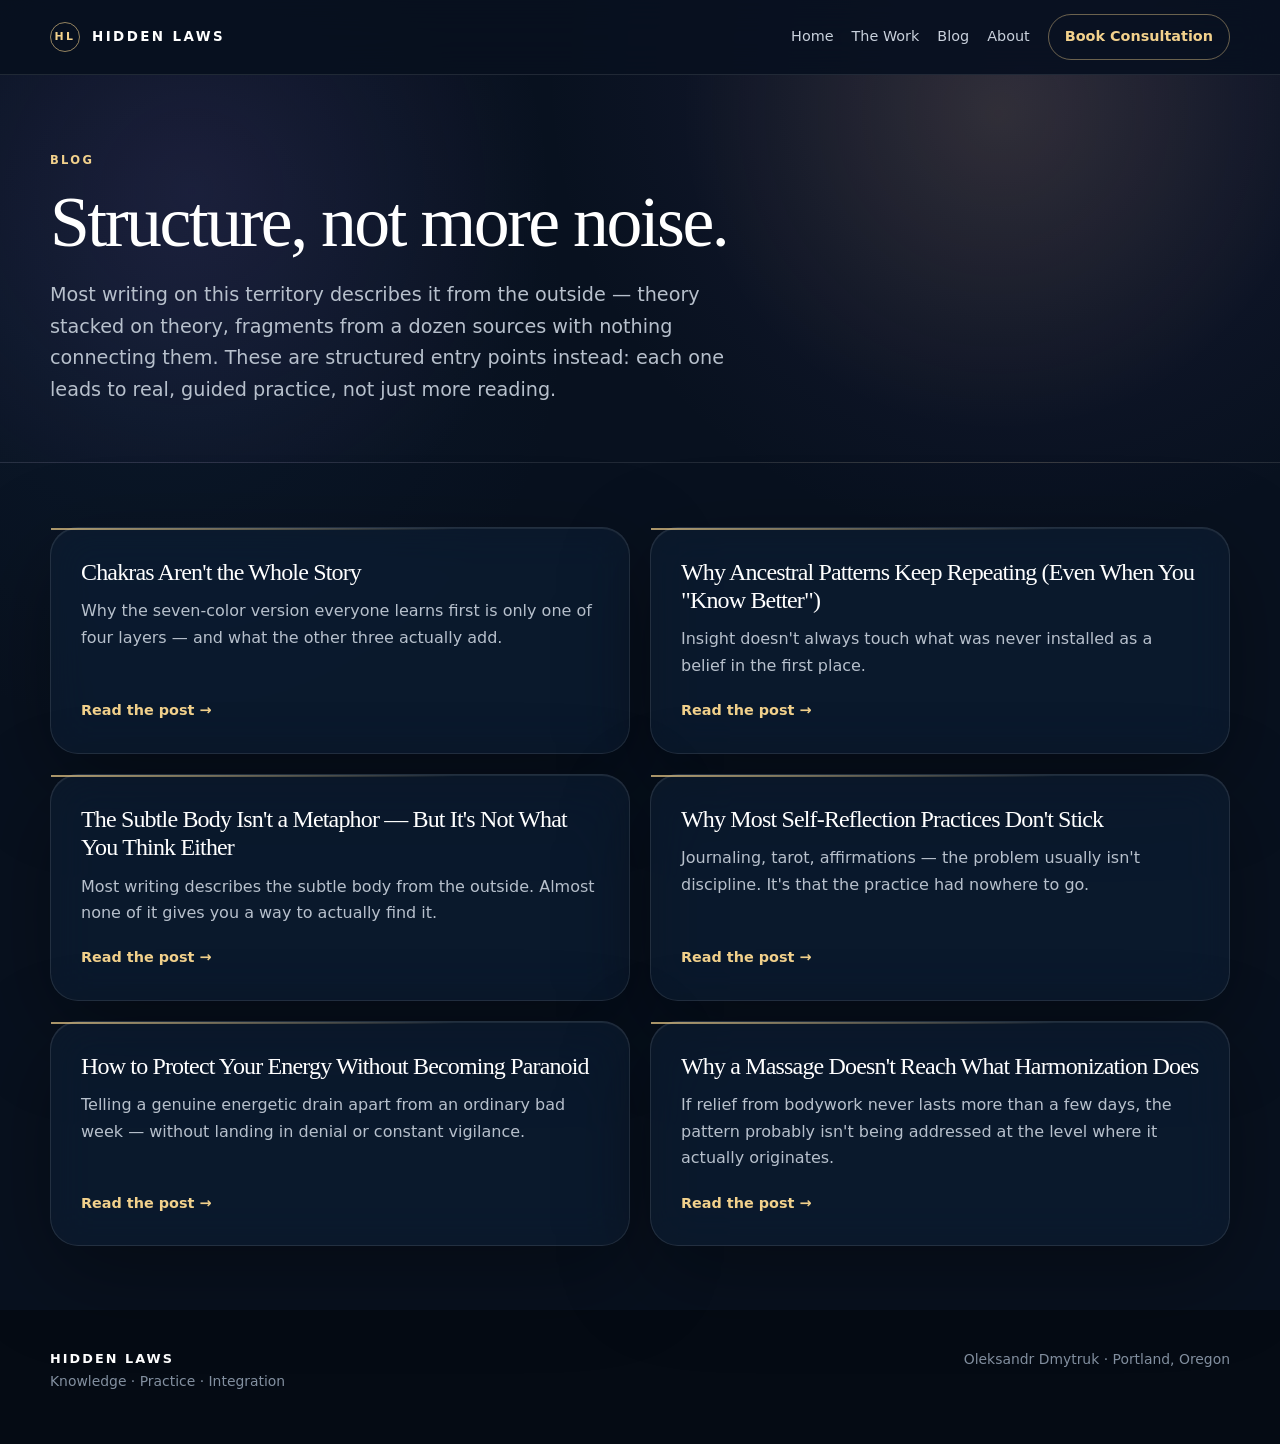
<file: blog/index.html>
<!doctype html>
<html lang="en">
<head>
<script async src="https://www.googletagmanager.com/gtm.js?id=GTM-NLMQ6MXS"></script>
<script>
  window.dataLayer = window.dataLayer || [];
  function gtag(){dataLayer.push(arguments);}
  gtag('js', new Date());
</script>
<meta charset="utf-8">
<meta name="viewport" content="width=device-width,initial-scale=1,viewport-fit=cover">
<title>Blog — Hidden Laws</title>
<meta name="description" content="Structured entry points into Qigong, ancestral work, the subtle body, self-reflection practice and energetic protection — grounded in real, guided practice, not just more reading.">
<meta name="theme-color" content="#08111f">
<link rel="canonical" href="https://hidden-laws.com/blog/">
<meta property="og:title" content="Blog — Hidden Laws">
<meta property="og:description" content="Structured entry points into Qigong, ancestral work, the subtle body, self-reflection practice and energetic protection — grounded in real, guided practice, not just more reading.">
<meta property="og:type" content="website">
<meta property="og:url" content="https://hidden-laws.com/blog/">
<meta property="og:image" content="https://hidden-laws.com/assets/social/og-image.jpg">
<meta property="og:image:width" content="1199">
<meta property="og:image:height" content="630">
<meta name="twitter:card" content="summary_large_image">
<meta name="twitter:title" content="Blog — Hidden Laws">
<meta name="twitter:description" content="Structured entry points into Qigong, ancestral work, the subtle body, self-reflection practice and energetic protection — grounded in real, guided practice, not just more reading.">
<meta name="twitter:image" content="https://hidden-laws.com/assets/social/og-image.jpg">
<style>
:root{--night:#08111f;--night2:#0d1c30;--ink:#f7f0df;--muted:#b7c0cc;--gold:#d4ae67;--gold2:#f2d18c;--line:rgba(212,174,103,.24);--line2:rgba(255,255,255,.1);--glass:rgba(14,29,48,.66);--shadow:0 28px 90px rgba(0,0,0,.34);--max:1180px;--radius:28px}
*{box-sizing:border-box}html{scroll-behavior:smooth;overflow-x:hidden}body{margin:0;background:radial-gradient(circle at 80% 5%,rgba(114,80,167,.14),transparent 28%),radial-gradient(circle at 12% 22%,rgba(36,79,123,.12),transparent 26%),var(--night);color:var(--ink);font-family:Inter,ui-sans-serif,system-ui,-apple-system,BlinkMacSystemFont,"Segoe UI",sans-serif;line-height:1.65;-webkit-font-smoothing:antialiased}
a{color:inherit;text-decoration:none}.wrap{width:min(var(--max),calc(100% - 42px));margin:auto}:focus-visible{outline:3px solid rgba(242,209,140,.6);outline-offset:3px}
header{position:sticky;top:0;z-index:60;background:rgba(8,17,31,.82);backdrop-filter:blur(18px);border-bottom:1px solid var(--line2)}nav{min-height:74px;display:flex;align-items:center;justify-content:space-between;gap:24px}.brand{display:flex;align-items:center;gap:12px;font-weight:820;letter-spacing:.18em;font-size:.84rem;color:#fff}.brand-mark{width:30px;height:30px;border:1px solid rgba(242,209,140,.6);border-radius:50%;display:grid;place-items:center;color:var(--gold2);font-size:.68rem}.navlinks{display:flex;align-items:center;gap:18px;font-size:.9rem;color:#c9d1dc}.navlinks a:hover{color:#fff}.nav-cta{border:1px solid rgba(242,209,140,.42);padding:10px 16px;border-radius:999px;color:var(--gold2);font-weight:760}.menu{display:none;border:1px solid var(--line);background:rgba(255,255,255,.04);color:#fff;border-radius:12px;padding:10px 12px;font-weight:760}
.hero{position:relative;padding:76px 0 56px;border-bottom:1px solid var(--line2);background:radial-gradient(circle at 78% 10%,rgba(212,174,103,.14),transparent 30%),radial-gradient(circle at 15% 30%,rgba(114,80,167,.16),transparent 32%)}
.eyebrow{font-size:.72rem;text-transform:uppercase;letter-spacing:.2em;font-weight:820;color:var(--gold2)}
h1,h2{font-family:Georgia,"Times New Roman",serif;font-weight:400;color:#fff;letter-spacing:-.035em}
h1{font-size:clamp(2.8rem,5.6vw,4.6rem);line-height:1.02;margin:16px 0 20px;max-width:780px}
.lead{max-width:700px;color:var(--muted);font-size:clamp(1.05rem,1.7vw,1.2rem);margin:0}
main section{padding:64px 0}
.post-grid{display:grid;grid-template-columns:1fr 1fr;gap:20px}
.post-card{position:relative;padding:30px;border:1px solid var(--line2);border-radius:var(--radius);background:var(--glass);backdrop-filter:blur(22px) saturate(160%);-webkit-backdrop-filter:blur(22px) saturate(160%);box-shadow:var(--shadow),inset 0 1px 0 rgba(255,255,255,.08);transition:transform .35s ease,border-color .35s ease;display:flex;flex-direction:column}
.post-card:hover{transform:translateY(-4px);border-color:rgba(242,209,140,.4)}
.post-card:before{content:"";position:absolute;inset:0 0 auto 0;height:2px;background:linear-gradient(90deg,var(--gold2),transparent 70%);opacity:.7}
.post-card h2{font-size:1.5rem;margin:0 0 12px;line-height:1.18}
.post-card p{color:var(--muted);margin:0 0 20px;flex:1}
.post-card .card-link{display:inline-flex;align-items:center;gap:8px;font-size:.9rem;font-weight:800;color:var(--gold2)}
.post-card:hover .card-link{text-decoration:underline}
footer{padding:38px 0 52px;background:#050b14}.footer-row{display:flex;justify-content:space-between;gap:18px;flex-wrap:wrap;color:#8390a0;font-size:.87rem}.footer-title{color:#fff;font-weight:820;letter-spacing:.16em;font-size:.8rem}
/* Reveal-on-scroll, same pattern used across the rest of the site */
.reveal{opacity:0;transform:translateY(26px);transition:opacity .75s ease,transform .8s cubic-bezier(.16,.84,.28,1)}
.reveal.visible{opacity:1;transform:none}
@media(max-width:760px){.wrap{width:calc(100% - 30px)}nav{min-height:68px}.menu{display:block}.navlinks{display:none;position:absolute;top:68px;left:14px;right:14px;flex-direction:column;align-items:stretch;background:var(--night);padding:12px;border:1px solid var(--line2);border-radius:18px}.navlinks.open{display:flex}.navlinks a{padding:11px 12px}.post-grid{grid-template-columns:1fr}main section{padding:44px 0}}
@media(prefers-reduced-motion:reduce){html{scroll-behavior:auto}.post-card{transition:none}.reveal{opacity:1!important;transform:none!important;transition:none!important}}
</style>
</head>
<body>
<header><div class="wrap"><nav><a class="brand" href="/"><span class="brand-mark">HL</span><span>HIDDEN LAWS</span></a><button class="menu" id="menuBtn" type="button" aria-expanded="false" aria-controls="navlinks">Menu</button><div class="navlinks" id="navlinks"><a href="/">Home</a><a href="/oleksandr-dmytruk.html">The Work</a><a href="/blog/">Blog</a><a href="/#about">About</a><a class="nav-cta" href="https://cal.com/ascend-5vlj4z/consultation" target="_blank" rel="noopener">Book Consultation</a></div></nav></div></header>
<main>
<section class="hero"><div class="wrap"><div class="eyebrow">Blog</div><h1>Structure, not more noise.</h1><p class="lead">Most writing on this territory describes it from the outside — theory stacked on theory, fragments from a dozen sources with nothing connecting them. These are structured entry points instead: each one leads to real, guided practice, not just more reading.</p></div></section>

<section><div class="wrap">
<div class="post-grid">

<article class="post-card reveal"><h2><a href="/blog/chakras-arent-the-whole-story.html">Chakras Aren't the Whole Story</a></h2><p>Why the seven-color version everyone learns first is only one of four layers — and what the other three actually add.</p><a class="card-link" href="/blog/chakras-arent-the-whole-story.html">Read the post →</a></article>

<article class="post-card reveal"><h2><a href="/blog/why-ancestral-patterns-keep-repeating.html">Why Ancestral Patterns Keep Repeating (Even When You "Know Better")</a></h2><p>Insight doesn't always touch what was never installed as a belief in the first place.</p><a class="card-link" href="/blog/why-ancestral-patterns-keep-repeating.html">Read the post →</a></article>

<article class="post-card reveal"><h2><a href="/blog/the-subtle-body-isnt-a-metaphor.html">The Subtle Body Isn't a Metaphor — But It's Not What You Think Either</a></h2><p>Most writing describes the subtle body from the outside. Almost none of it gives you a way to actually find it.</p><a class="card-link" href="/blog/the-subtle-body-isnt-a-metaphor.html">Read the post →</a></article>

<article class="post-card reveal"><h2><a href="/blog/why-self-reflection-practices-dont-stick.html">Why Most Self-Reflection Practices Don't Stick</a></h2><p>Journaling, tarot, affirmations — the problem usually isn't discipline. It's that the practice had nowhere to go.</p><a class="card-link" href="/blog/why-self-reflection-practices-dont-stick.html">Read the post →</a></article>

<article class="post-card reveal"><h2><a href="/blog/how-to-protect-your-energy-without-becoming-paranoid.html">How to Protect Your Energy Without Becoming Paranoid</a></h2><p>Telling a genuine energetic drain apart from an ordinary bad week — without landing in denial or constant vigilance.</p><a class="card-link" href="/blog/how-to-protect-your-energy-without-becoming-paranoid.html">Read the post →</a></article>

<article class="post-card reveal"><h2><a href="/blog/why-massage-doesnt-reach-what-harmonization-does.html">Why a Massage Doesn't Reach What Harmonization Does</a></h2><p>If relief from bodywork never lasts more than a few days, the pattern probably isn't being addressed at the level where it actually originates.</p><a class="card-link" href="/blog/why-massage-doesnt-reach-what-harmonization-does.html">Read the post →</a></article>

</div>
</div></section>
</main>
<footer><div class="wrap footer-row"><div><div class="footer-title">HIDDEN LAWS</div><div>Knowledge · Practice · Integration</div></div><div>Oleksandr Dmytruk · Portland, Oregon</div></div></footer>
<script>
const menuBtn=document.getElementById('menuBtn'),navlinks=document.getElementById('navlinks');menuBtn?.addEventListener('click',()=>{const open=navlinks.classList.toggle('open');menuBtn.setAttribute('aria-expanded',String(open))});navlinks?.querySelectorAll('a').forEach(a=>a.addEventListener('click',()=>{navlinks.classList.remove('open');menuBtn?.setAttribute('aria-expanded','false')}));addEventListener('keydown',e=>{if(e.key==='Escape'){navlinks?.classList.remove('open');menuBtn?.setAttribute('aria-expanded','false')}});
const reduceMotion=matchMedia('(prefers-reduced-motion: reduce)').matches;if(!reduceMotion){const observer=new IntersectionObserver(entries=>entries.forEach(entry=>{if(entry.isIntersecting){entry.target.classList.add('visible');observer.unobserve(entry.target)}}),{threshold:.1,rootMargin:'0px 0px -3% 0px'});document.querySelectorAll('.reveal').forEach(el=>observer.observe(el))}else document.querySelectorAll('.reveal').forEach(el=>el.classList.add('visible'));
</script>
</body>
</html>
</file>
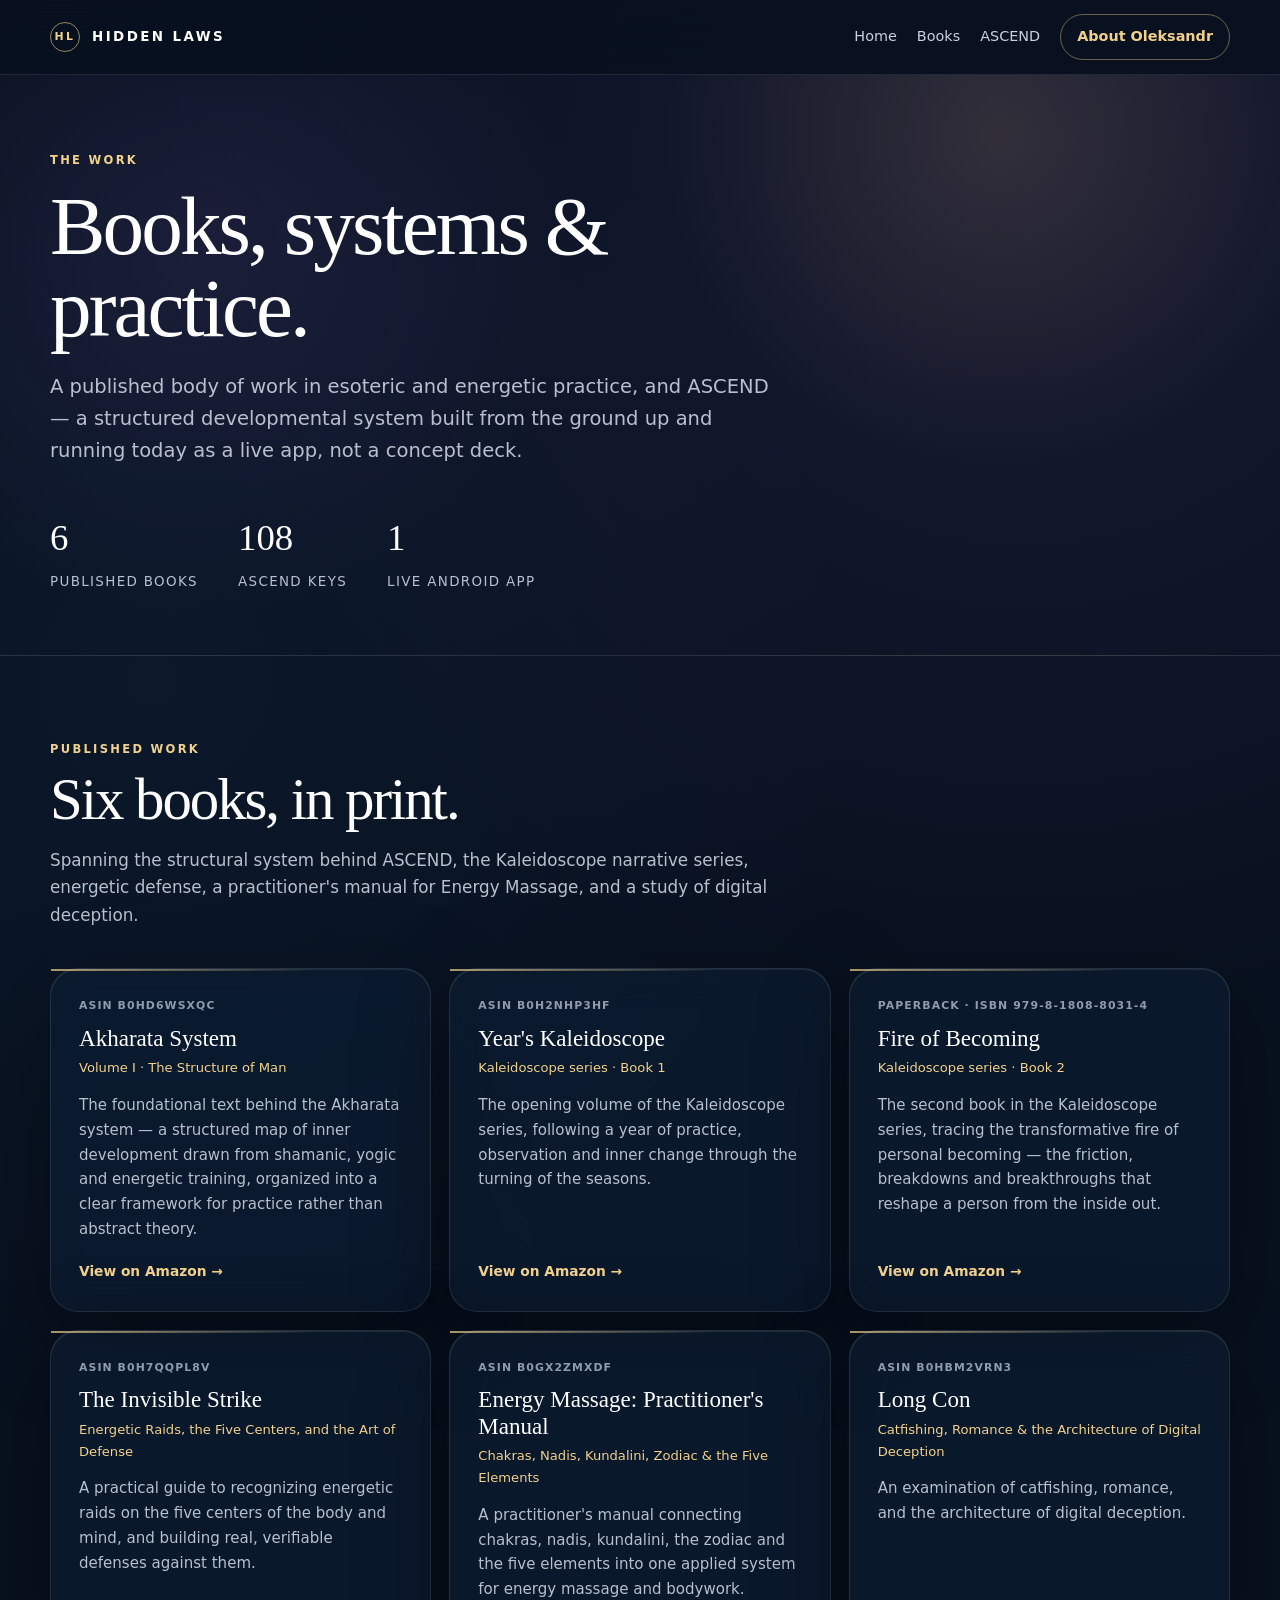
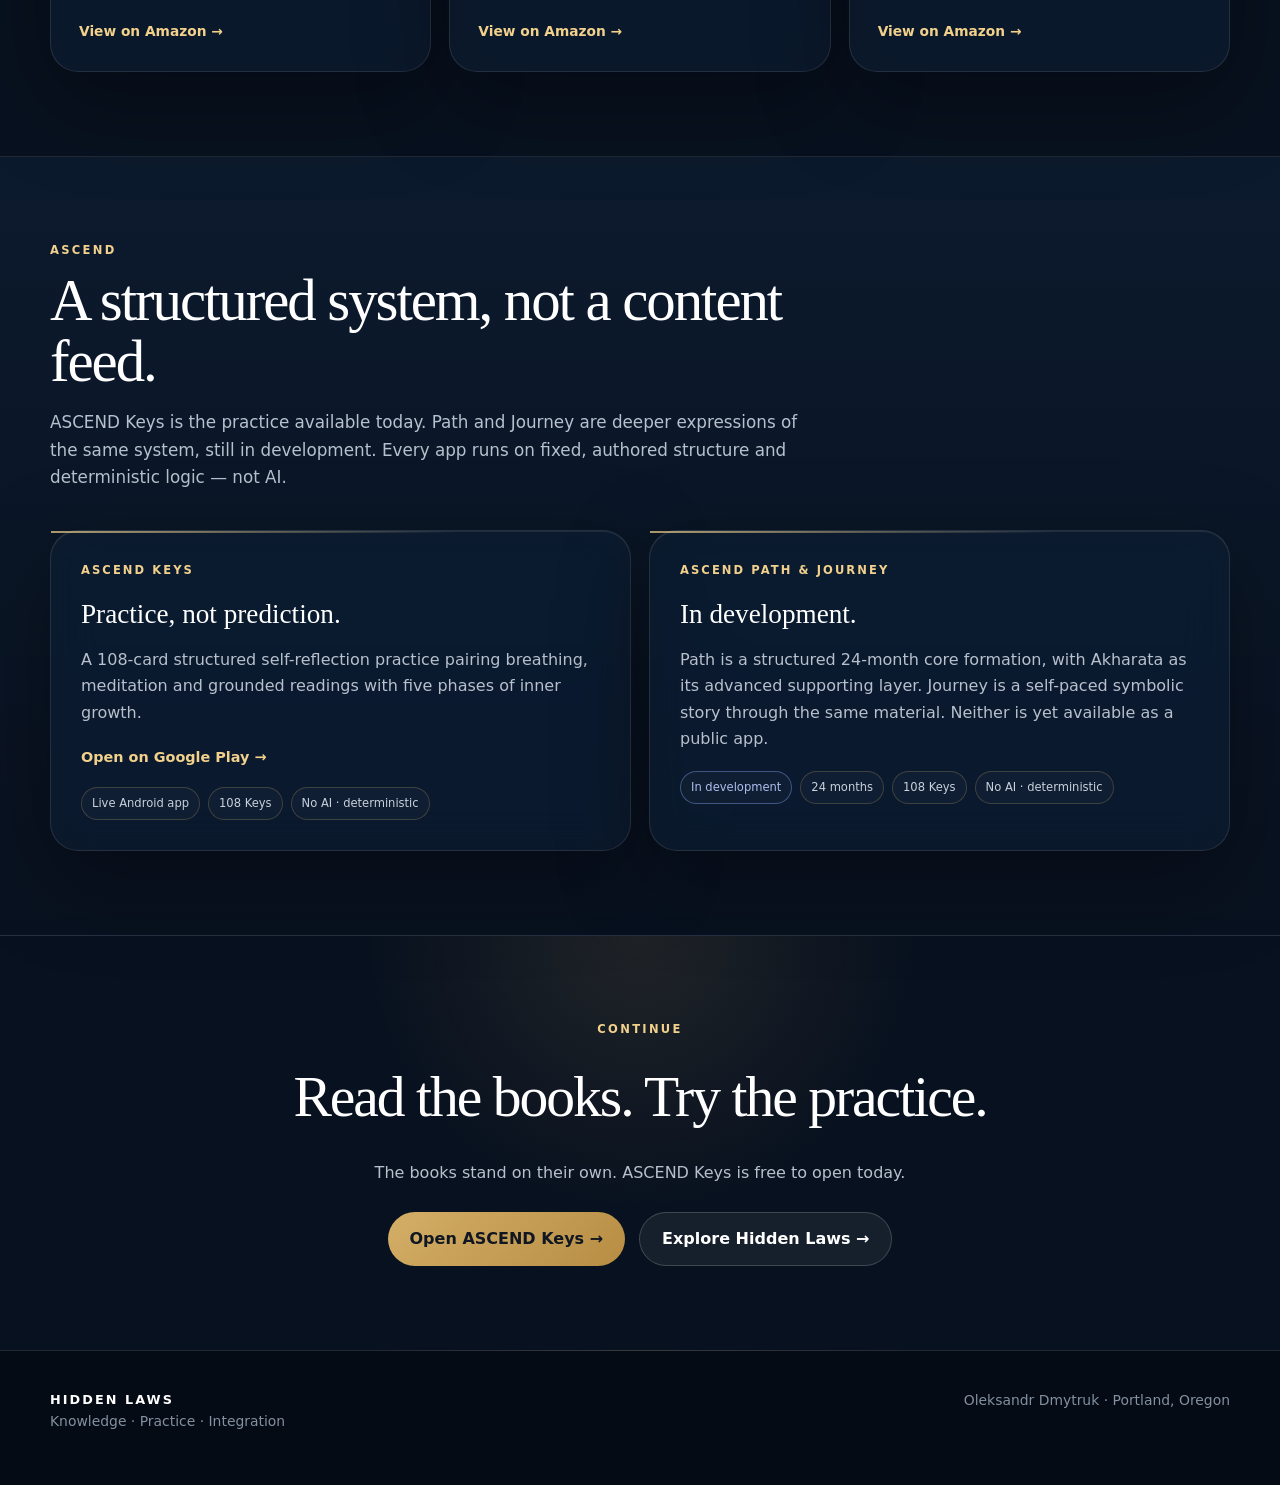
<file: achievements.html>
<!doctype html>
<html lang="en">
<head>
<meta charset="utf-8">
<meta name="viewport" content="width=device-width,initial-scale=1,viewport-fit=cover">
<title>The Work — Books &amp; ASCEND — Hidden Laws</title>
<meta name="description" content="Published books and the ASCEND system by Oleksandr Dmytruk — six books in print, and ASCEND Keys, a live 108-Key structured self-reflection app.">
<meta name="theme-color" content="#08111f">
<link rel="canonical" href="https://hidden-laws.com/achievements.html">
<style>
:root{--night:#08111f;--night2:#0d1c30;--ink:#f7f0df;--muted:#b7c0cc;--gold:#d4ae67;--gold2:#f2d18c;--line:rgba(212,174,103,.24);--line2:rgba(255,255,255,.1);--glass:rgba(14,29,48,.66);--shadow:0 28px 90px rgba(0,0,0,.34);--max:1180px;--radius:28px}
*{box-sizing:border-box}html{scroll-behavior:smooth;overflow-x:hidden}body{margin:0;background:radial-gradient(circle at 80% 5%,rgba(114,80,167,.14),transparent 28%),radial-gradient(circle at 12% 22%,rgba(36,79,123,.12),transparent 26%),var(--night);color:var(--ink);font-family:Inter,ui-sans-serif,system-ui,-apple-system,BlinkMacSystemFont,"Segoe UI",sans-serif;line-height:1.65;-webkit-font-smoothing:antialiased}
a{color:inherit;text-decoration:none}.wrap{width:min(var(--max),calc(100% - 42px));margin:auto}:focus-visible{outline:3px solid rgba(242,209,140,.6);outline-offset:3px}
header{position:sticky;top:0;z-index:60;background:rgba(8,17,31,.82);backdrop-filter:blur(18px);border-bottom:1px solid var(--line2)}nav{min-height:74px;display:flex;align-items:center;justify-content:space-between;gap:24px}.brand{display:flex;align-items:center;gap:12px;font-weight:820;letter-spacing:.18em;font-size:.84rem;color:#fff}.brand-mark{width:30px;height:30px;border:1px solid rgba(242,209,140,.6);border-radius:50%;display:grid;place-items:center;color:var(--gold2);font-size:.68rem}.navlinks{display:flex;align-items:center;gap:20px;font-size:.9rem;color:#c9d1dc}.navlinks a:hover{color:#fff}.nav-cta{border:1px solid rgba(242,209,140,.42);padding:10px 16px;border-radius:999px;color:var(--gold2);font-weight:760}.menu{display:none;border:1px solid var(--line);background:rgba(255,255,255,.04);color:#fff;border-radius:12px;padding:10px 12px;font-weight:760}
.hero{position:relative;padding:76px 0 60px;border-bottom:1px solid var(--line2);background:radial-gradient(circle at 78% 10%,rgba(212,174,103,.14),transparent 30%),radial-gradient(circle at 15% 30%,rgba(114,80,167,.16),transparent 32%)}
.eyebrow{font-size:.72rem;text-transform:uppercase;letter-spacing:.2em;font-weight:820;color:var(--gold2)}
h1,h2{font-family:Georgia,"Times New Roman",serif;font-weight:400;color:#fff;letter-spacing:-.035em}
h1{font-size:clamp(3.2rem,6.5vw,5.6rem);line-height:.98;margin:16px 0 22px;max-width:820px}
.lead{max-width:740px;color:var(--muted);font-size:clamp(1.05rem,1.7vw,1.22rem);margin:0}
.stat-row{display:flex;gap:40px;flex-wrap:wrap;margin-top:40px}
.stat strong{display:block;font-family:Georgia,serif;font-size:2.3rem;color:#fff;font-weight:400}
.stat span{color:var(--muted);font-size:.84rem;text-transform:uppercase;letter-spacing:.1em}
main section{padding:84px 0;border-bottom:1px solid var(--line2)}
.section-head{max-width:760px;margin-bottom:38px}
.section-head h2{font-size:clamp(2.4rem,4.6vw,3.9rem);line-height:1.04;margin:10px 0 16px}
.section-head p{color:var(--muted);font-size:1.05rem}
.books-grid{display:grid;grid-template-columns:repeat(3,1fr);gap:18px}
.book-card{position:relative;padding:28px;border:1px solid var(--line2);border-radius:var(--radius);background:var(--glass);backdrop-filter:blur(20px) saturate(150%);-webkit-backdrop-filter:blur(20px) saturate(150%);box-shadow:var(--shadow),inset 0 1px 0 rgba(255,255,255,.08);display:flex;flex-direction:column}
.book-card:before{content:"";position:absolute;inset:0 0 auto 0;height:2px;background:linear-gradient(90deg,var(--gold2),transparent 70%);opacity:.7}
.book-isbn{font-size:.68rem;letter-spacing:.1em;text-transform:uppercase;color:#8f9cac;margin-bottom:10px;font-weight:700}
.book-card h3{font-family:Georgia,serif;font-size:1.44rem;font-weight:400;margin:0 0 6px;color:#fff;line-height:1.15}
.book-card .meta-line{color:var(--gold2);font-size:.82rem;margin-bottom:14px}
.book-card p{color:var(--muted);font-size:.94rem;margin:0 0 18px;flex:1}
.book-link{display:inline-flex;align-items:center;gap:7px;font-size:.86rem;font-weight:800;color:var(--gold2);margin-top:auto}
.book-link:hover{text-decoration:underline}
.apps{background:linear-gradient(180deg,rgba(13,28,48,.86),rgba(8,17,31,.94))}
.grid2{display:grid;grid-template-columns:repeat(2,1fr);gap:18px}
.card{position:relative;padding:30px;border:1px solid var(--line2);border-radius:var(--radius);background:var(--glass);backdrop-filter:blur(22px) saturate(160%);-webkit-backdrop-filter:blur(22px) saturate(160%);box-shadow:var(--shadow),inset 0 1px 0 rgba(255,255,255,.08)}
.card:before{content:"";position:absolute;inset:0 0 auto 0;height:2px;background:linear-gradient(90deg,var(--gold2),transparent 70%);opacity:.7}
.tag{font-size:.72rem;text-transform:uppercase;letter-spacing:.18em;font-weight:820;color:var(--gold2)}
.card h3{font-family:Georgia,serif;font-size:1.7rem;font-weight:400;margin:12px 0 10px;color:#fff}
.card p{color:var(--muted);margin:0 0 18px}
.meta{display:flex;gap:8px;flex-wrap:wrap;margin-top:16px}
.pill{font-size:.72rem;padding:6px 10px;border-radius:999px;border:1px solid var(--line);color:#c8d1dc;background:rgba(255,255,255,.025)}
.status-pill{border-color:rgba(130,170,255,.4);color:#aebeef}
.card-link{display:inline-flex;align-items:center;gap:8px;font-size:.9rem;font-weight:800;color:var(--gold2)}
.card-link:hover{text-decoration:underline}
.closing{text-align:center;background:radial-gradient(circle at 50% 0,rgba(212,174,103,.12),transparent 36%)}
.closing h2{font-size:clamp(2.3rem,4.6vw,3.6rem);margin:10px auto 16px}
.closing p{max-width:640px;margin:0 auto 26px;color:var(--muted)}
.btn{display:inline-flex;align-items:center;justify-content:center;min-height:50px;padding:13px 22px;border-radius:999px;background:linear-gradient(135deg,#d4ae67,#b78d43);color:#101722;font-weight:820;border:0;transition:.2s}
.btn:hover{transform:translateY(-2px);box-shadow:0 14px 34px rgba(0,0,0,.28)}
.btn.light{background:rgba(255,255,255,.06);border:1px solid rgba(255,255,255,.18);color:#fff}
.btn-row{display:flex;gap:14px;justify-content:center;flex-wrap:wrap}
footer{padding:38px 0 52px;background:#050b14}.footer-row{display:flex;justify-content:space-between;gap:18px;flex-wrap:wrap;color:#8390a0;font-size:.87rem}.footer-title{color:#fff;font-weight:820;letter-spacing:.16em;font-size:.8rem}
@media(max-width:980px){.books-grid{grid-template-columns:1fr 1fr}.grid2{grid-template-columns:1fr}}
@media(max-width:760px){.wrap{width:calc(100% - 30px)}nav{min-height:68px}.menu{display:block}.navlinks{display:none;position:absolute;top:68px;left:14px;right:14px;flex-direction:column;align-items:stretch;background:rgba(8,17,31,.98);padding:12px;border:1px solid var(--line2);border-radius:18px}.navlinks.open{display:flex}.navlinks a{padding:11px 12px}.books-grid{grid-template-columns:1fr}main section{padding:56px 0}.stat-row{gap:26px}}
@media(prefers-reduced-motion:reduce){html{scroll-behavior:auto}.btn{transition:none}}
</style>
</head>
<body>
<header><div class="wrap"><nav><a class="brand" href="/"><span class="brand-mark">HL</span><span>HIDDEN LAWS</span></a><button class="menu" id="menuBtn" type="button" aria-expanded="false" aria-controls="navlinks">Menu</button><div class="navlinks" id="navlinks"><a href="/">Home</a><a href="#books">Books</a><a href="#apps">ASCEND</a><a class="nav-cta" href="/#about">About Oleksandr</a></div></nav></div></header>
<main>
<section class="hero"><div class="wrap"><div class="eyebrow">The Work</div><h1>Books, systems <span>&amp; practice.</span></h1><p class="lead">A published body of work in esoteric and energetic practice, and ASCEND — a structured developmental system built from the ground up and running today as a live app, not a concept deck.</p>
<div class="stat-row">
<div class="stat"><strong>6</strong><span>Published books</span></div>
<div class="stat"><strong>108</strong><span>ASCEND Keys</span></div>
<div class="stat"><strong>1</strong><span>Live Android app</span></div>
</div>
</div></section>

<section id="books"><div class="wrap">
<div class="section-head"><div class="eyebrow">Published Work</div><h2>Six books, in print.</h2><p>Spanning the structural system behind ASCEND, the Kaleidoscope narrative series, energetic defense, a practitioner's manual for Energy Massage, and a study of digital deception.</p></div>
<div class="books-grid">

<div class="book-card"><div class="book-isbn">ASIN B0HD6WSXQC</div><h3>Akharata System</h3><div class="meta-line">Volume I · The Structure of Man</div><p>The foundational text behind the Akharata system — a structured map of inner development drawn from shamanic, yogic and energetic training, organized into a clear framework for practice rather than abstract theory.</p><a class="book-link" href="https://www.amazon.com/gp/product/B0HD6WSXQC?language=en_US&currency=USD" target="_blank" rel="noopener">View on Amazon →</a></div>

<div class="book-card"><div class="book-isbn">ASIN B0H2NHP3HF</div><h3>Year's Kaleidoscope</h3><div class="meta-line">Kaleidoscope series · Book 1</div><p>The opening volume of the Kaleidoscope series, following a year of practice, observation and inner change through the turning of the seasons.</p><a class="book-link" href="https://www.amazon.com/gp/product/B0H2NHP3HF?language=en_US&currency=USD" target="_blank" rel="noopener">View on Amazon →</a></div>

<div class="book-card"><div class="book-isbn">Paperback · ISBN 979-8-1808-8031-4</div><h3>Fire of Becoming</h3><div class="meta-line">Kaleidoscope series · Book 2</div><p>The second book in the Kaleidoscope series, tracing the transformative fire of personal becoming — the friction, breakdowns and breakthroughs that reshape a person from the inside out.</p><a class="book-link" href="https://www.amazon.com/s?k=9798180880314&i=stripbooks&language=en_US&currency=USD" target="_blank" rel="noopener">View on Amazon →</a></div>

<div class="book-card"><div class="book-isbn">ASIN B0H7QQPL8V</div><h3>The Invisible Strike</h3><div class="meta-line">Energetic Raids, the Five Centers, and the Art of Defense</div><p>A practical guide to recognizing energetic raids on the five centers of the body and mind, and building real, verifiable defenses against them.</p><a class="book-link" href="https://www.amazon.com/gp/product/B0H7QQPL8V?language=en_US&currency=USD" target="_blank" rel="noopener">View on Amazon →</a></div>

<div class="book-card"><div class="book-isbn">ASIN B0GX2ZMXDF</div><h3>Energy Massage: Practitioner's Manual</h3><div class="meta-line">Chakras, Nadis, Kundalini, Zodiac &amp; the Five Elements</div><p>A practitioner's manual connecting chakras, nadis, kundalini, the zodiac and the five elements into one applied system for energy massage and bodywork.</p><a class="book-link" href="https://www.amazon.com/gp/product/B0GX2ZMXDF?language=en_US&currency=USD" target="_blank" rel="noopener">View on Amazon →</a></div>

<div class="book-card"><div class="book-isbn">ASIN B0HBM2VRN3</div><h3>Long Con</h3><div class="meta-line">Catfishing, Romance &amp; the Architecture of Digital Deception</div><p>An examination of catfishing, romance, and the architecture of digital deception.</p><a class="book-link" href="https://www.amazon.com/gp/product/B0HBM2VRN3?language=en_US&currency=USD" target="_blank" rel="noopener">View on Amazon →</a></div>

</div>
</div></section>

<section id="apps" class="apps"><div class="wrap">
<div class="section-head"><div class="eyebrow">ASCEND</div><h2>A structured system, not a content feed.</h2><p>ASCEND Keys is the practice available today. Path and Journey are deeper expressions of the same system, still in development. Every app runs on fixed, authored structure and deterministic logic — not AI.</p></div>
<div class="grid2">

<article class="card"><div class="tag">ASCEND Keys</div><h3>Practice, not prediction.</h3><p>A 108-card structured self-reflection practice pairing breathing, meditation and grounded readings with five phases of inner growth.</p><a class="card-link" href="https://play.google.com/store/apps/details?id=com.ascend.keys26" target="_blank" rel="noopener">Open on Google Play →</a><div class="meta"><span class="pill">Live Android app</span><span class="pill">108 Keys</span><span class="pill">No AI · deterministic</span></div></article>

<article class="card"><div class="tag">ASCEND Path &amp; Journey</div><h3>In development.</h3><p>Path is a structured 24-month core formation, with Akharata as its advanced supporting layer. Journey is a self-paced symbolic story through the same material. Neither is yet available as a public app.</p><div class="meta"><span class="pill status-pill">In development</span><span class="pill">24 months</span><span class="pill">108 Keys</span><span class="pill">No AI · deterministic</span></div></article>

</div>
</div></section>

<section class="closing"><div class="wrap"><div class="eyebrow">Continue</div><h2>Read the books. Try the practice.</h2><p>The books stand on their own. ASCEND Keys is free to open today.</p>
<div class="btn-row"><a class="btn" href="https://play.google.com/store/apps/details?id=com.ascend.keys26" target="_blank" rel="noopener">Open ASCEND Keys →</a><a class="btn light" href="/">Explore Hidden Laws →</a></div>
</div></section>
</main>
<footer><div class="wrap footer-row"><div><div class="footer-title">HIDDEN LAWS</div><div>Knowledge · Practice · Integration</div></div><div>Oleksandr Dmytruk · Portland, Oregon</div></div></footer>
<script>
const menuBtn=document.getElementById('menuBtn'),navlinks=document.getElementById('navlinks');menuBtn?.addEventListener('click',()=>{const open=navlinks.classList.toggle('open');menuBtn.setAttribute('aria-expanded',String(open))});navlinks?.querySelectorAll('a').forEach(a=>a.addEventListener('click',()=>{navlinks.classList.remove('open');menuBtn?.setAttribute('aria-expanded','false')}));addEventListener('keydown',e=>{if(e.key==='Escape'){navlinks?.classList.remove('open');menuBtn?.setAttribute('aria-expanded','false')}});
</script>
</body>
</html>
</file>
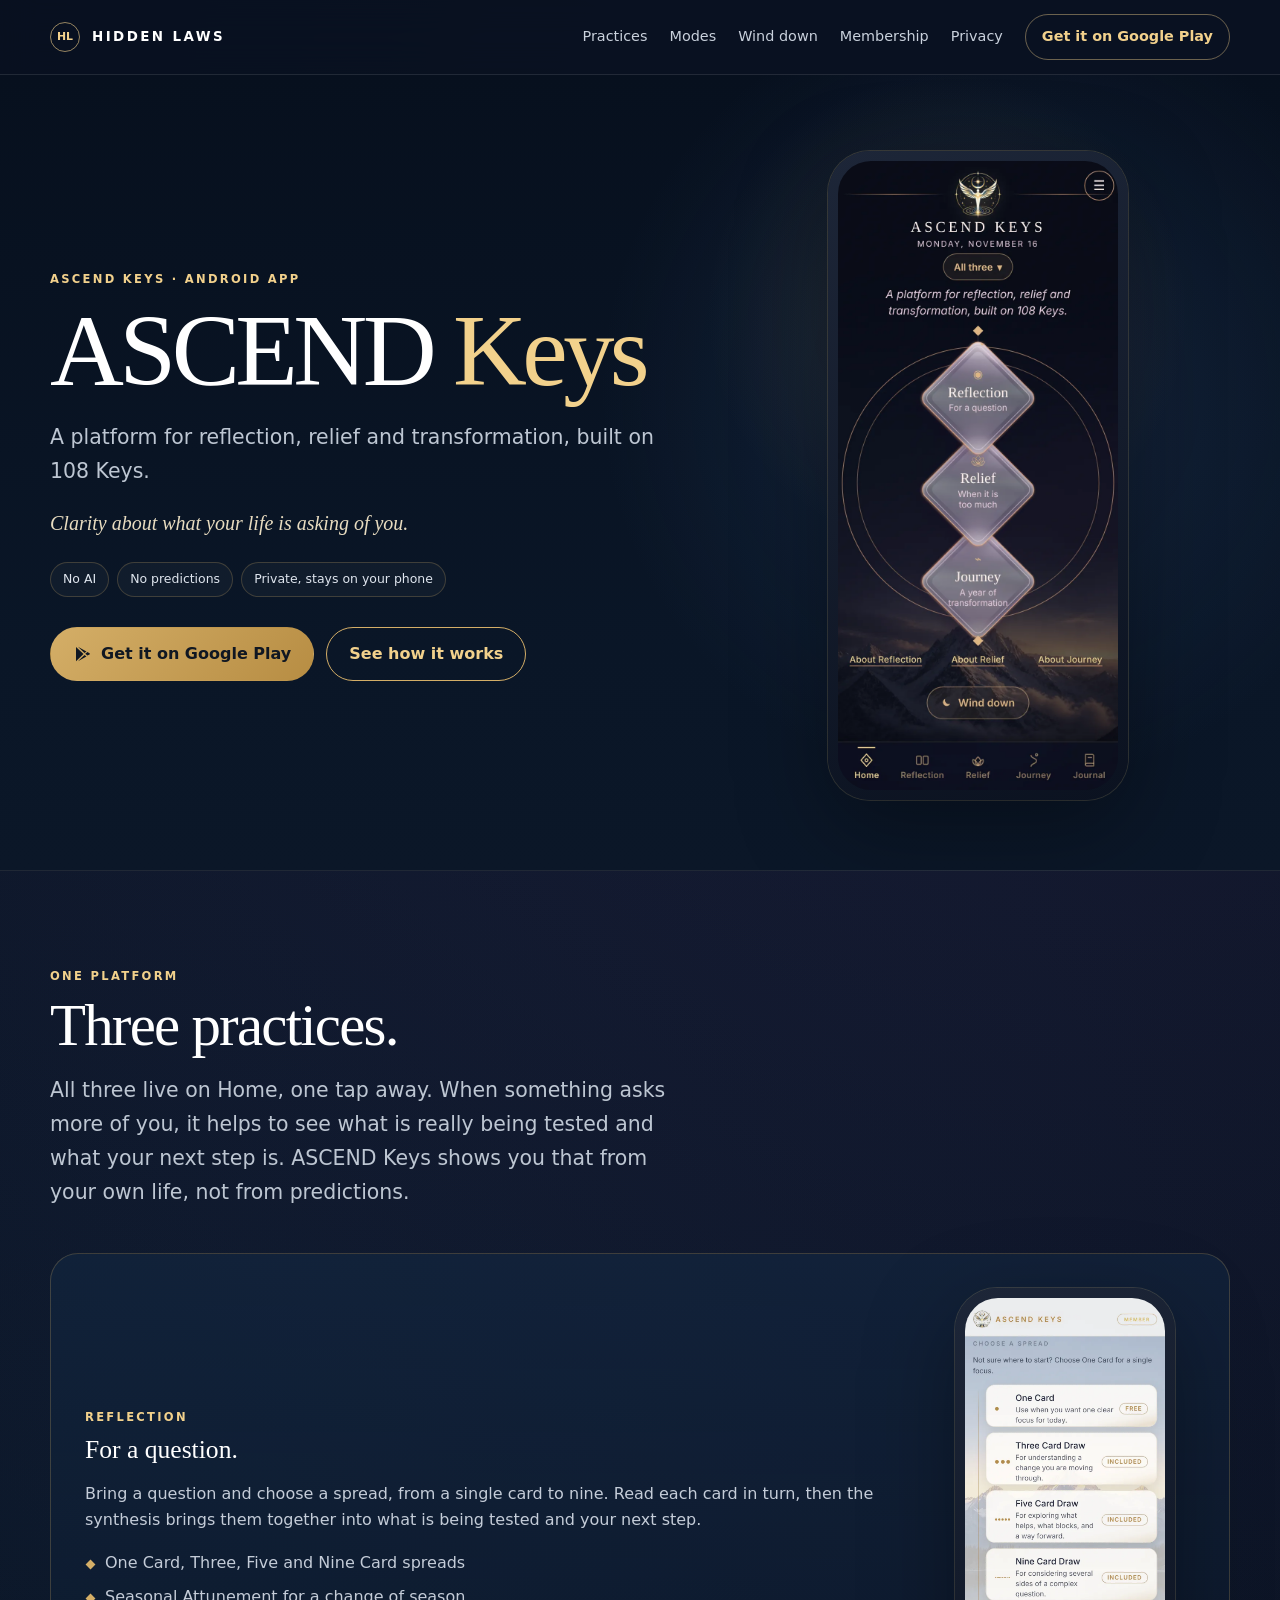
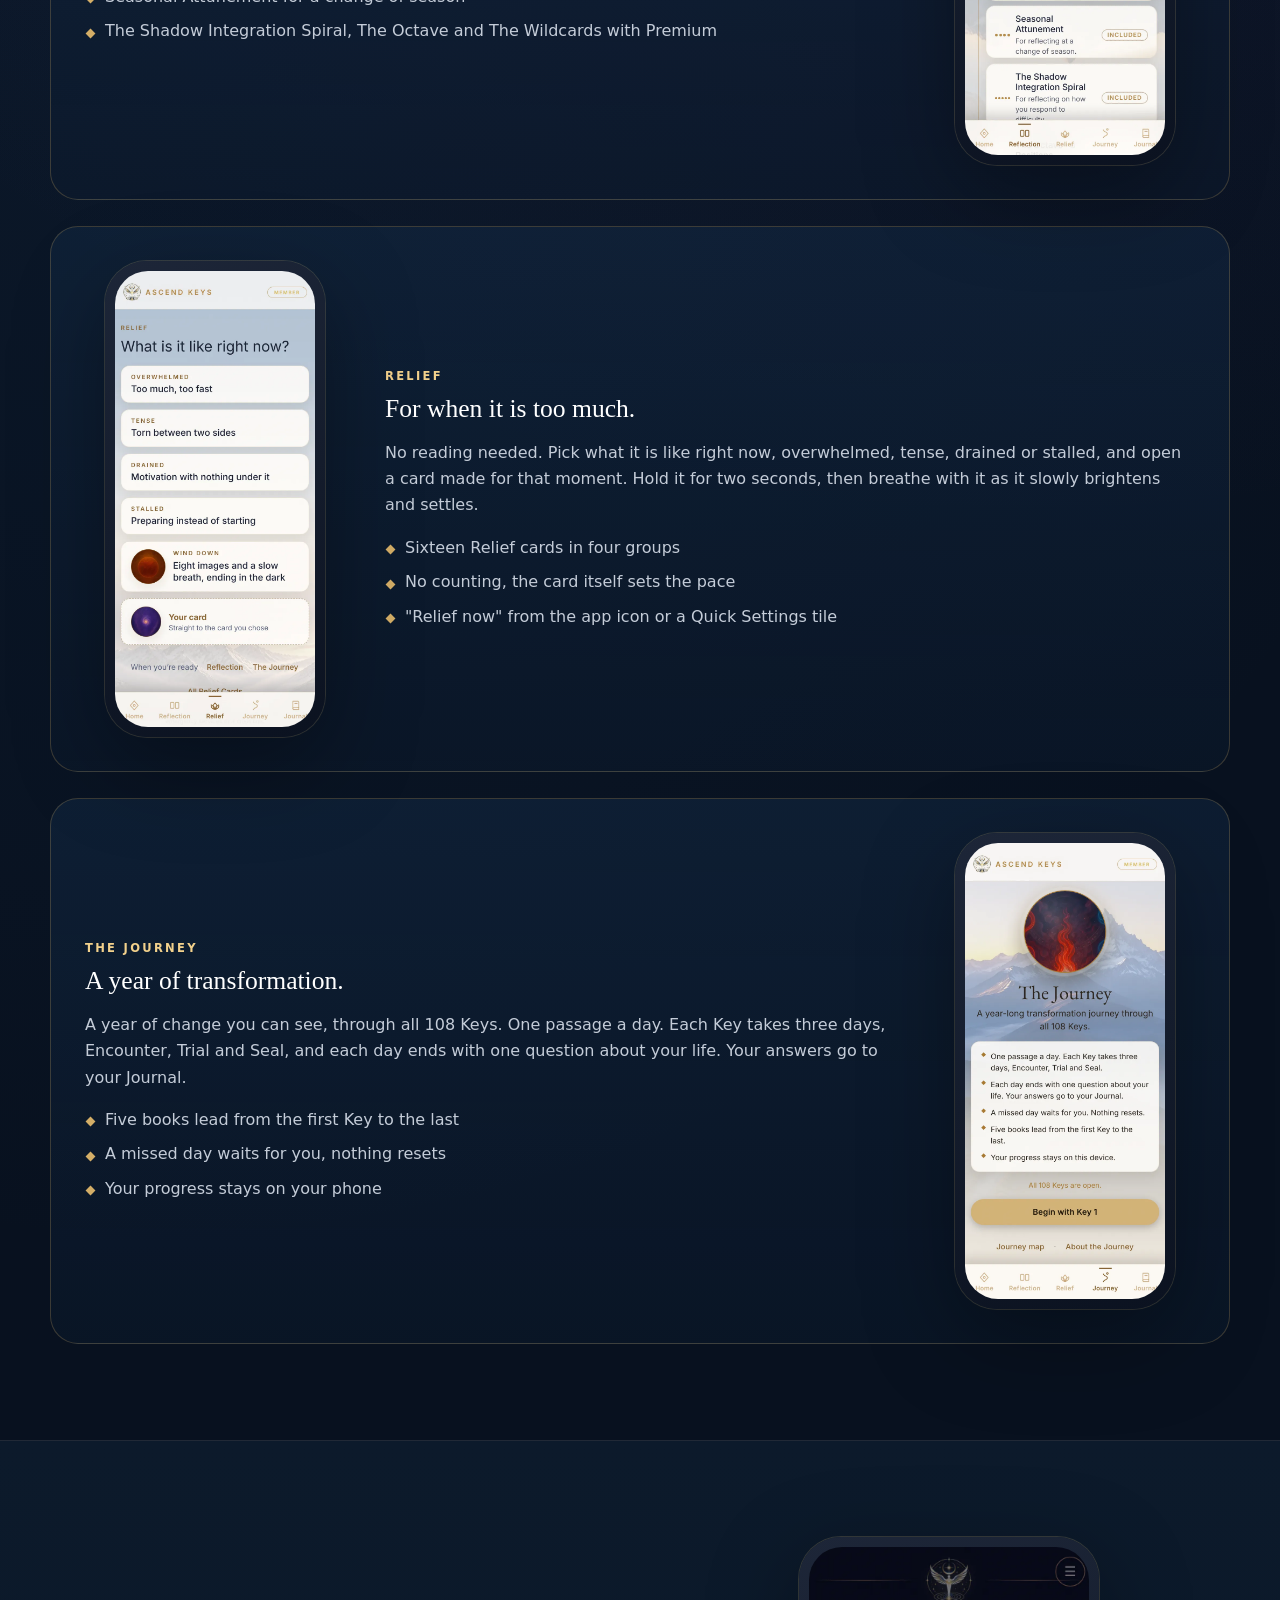
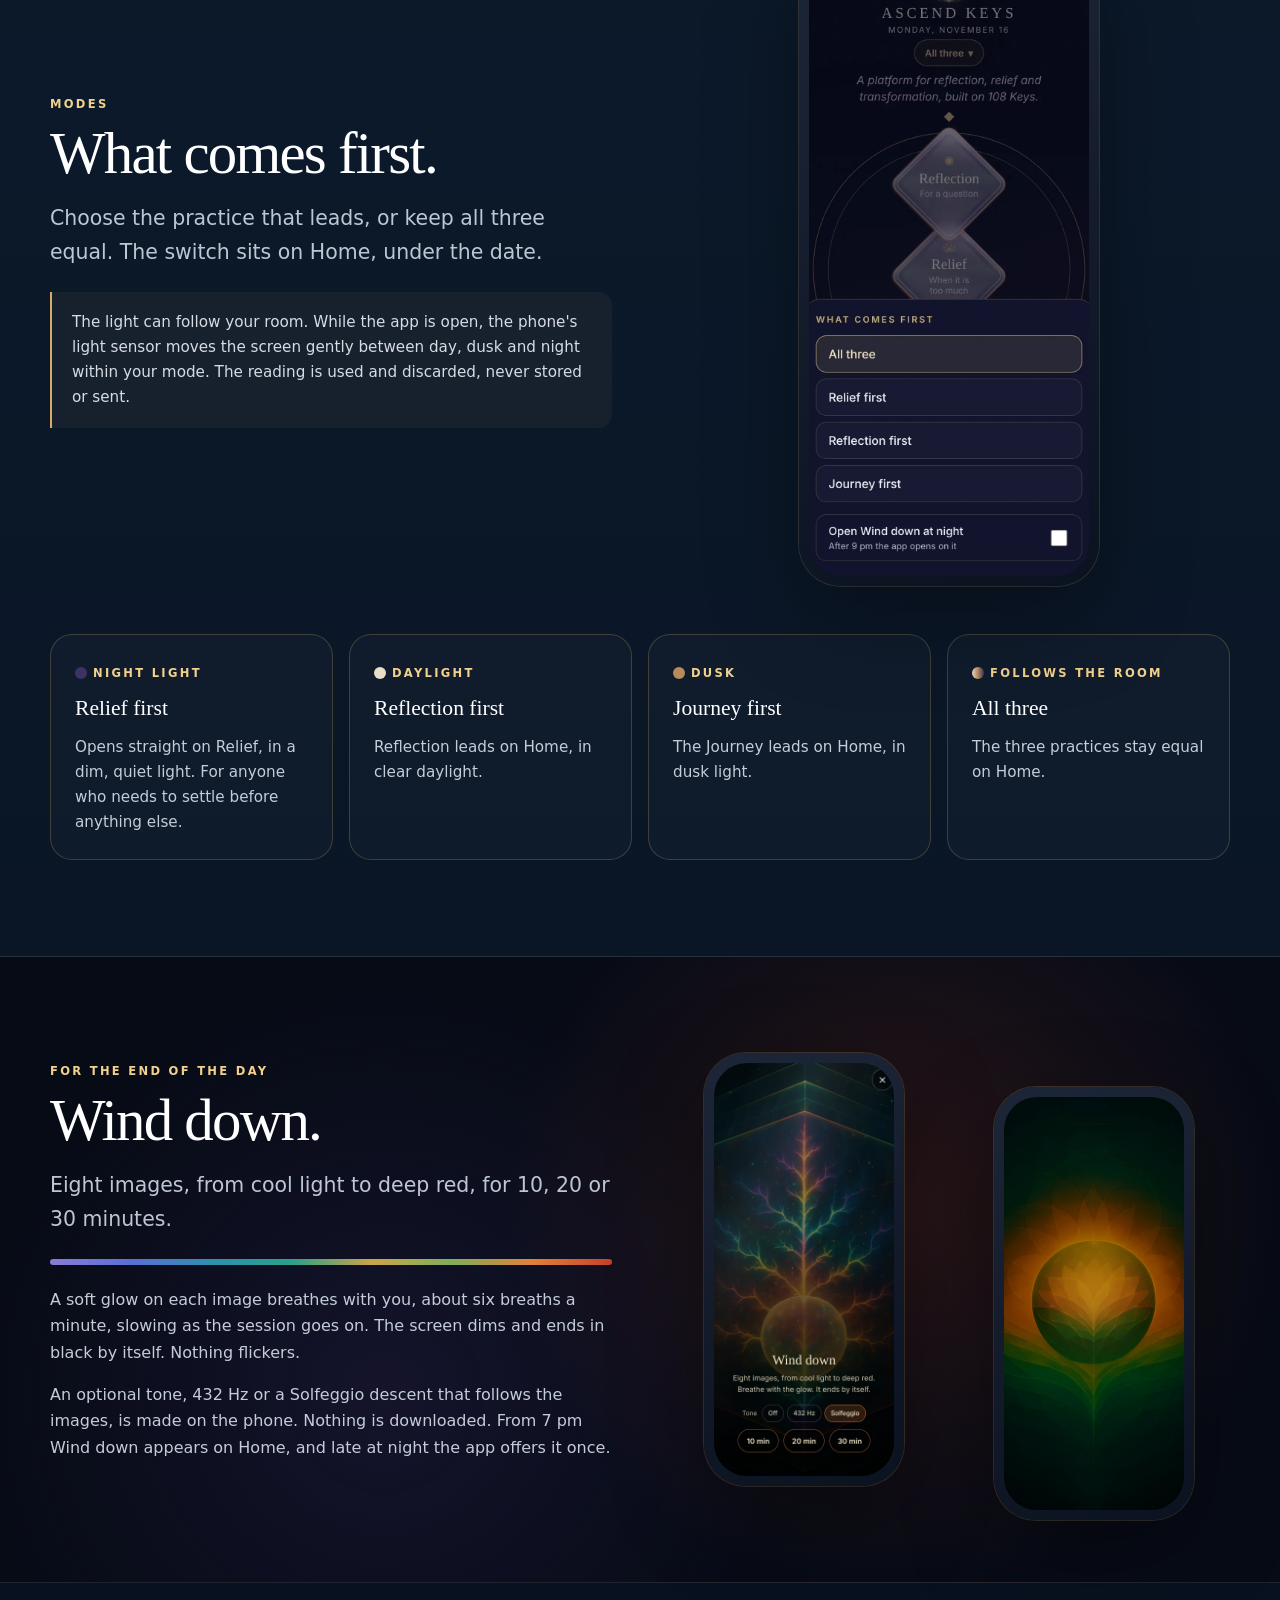
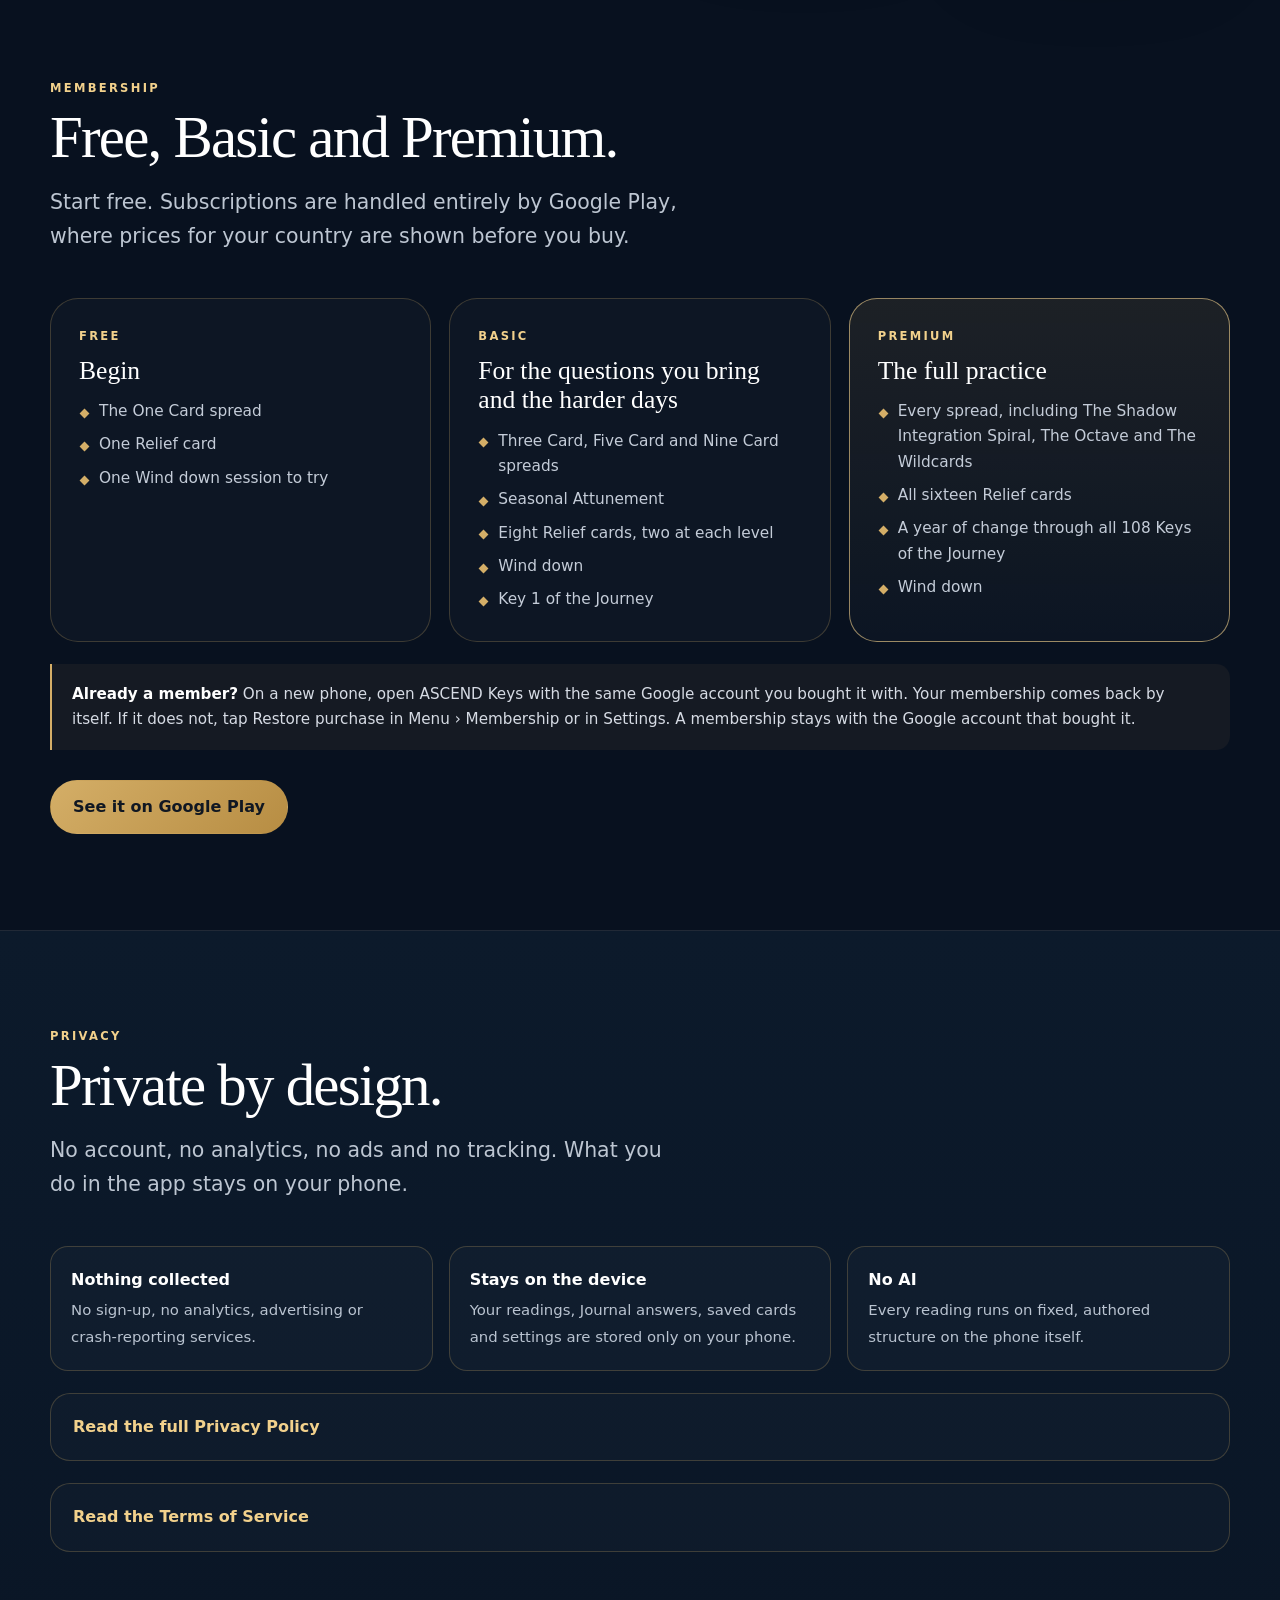
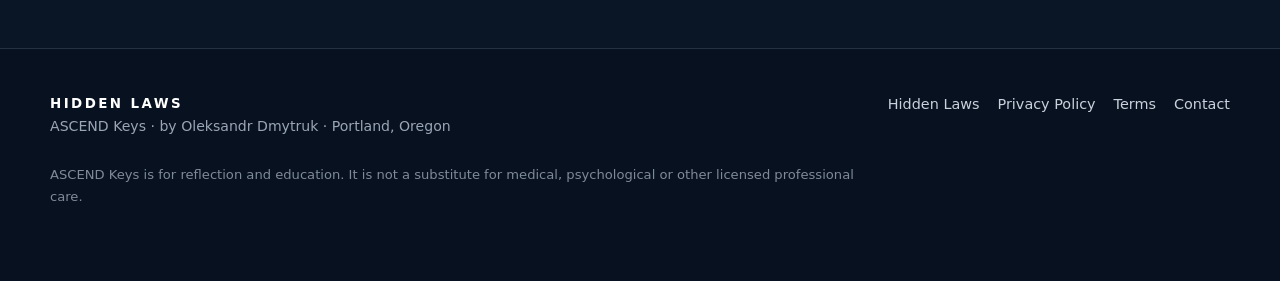
<file: ascend-keys.html>
<!doctype html>
<html lang="en">
<head>
<meta charset="utf-8">
<meta name="viewport" content="width=device-width,initial-scale=1,viewport-fit=cover">
<title>ASCEND Keys — Hidden Laws</title>
<meta name="description" content="ASCEND Keys is a platform for reflection, relief and transformation, built on 108 Keys. Three practices, a Wind down for the evening, no AI and nothing leaves your phone.">
<meta name="theme-color" content="#08111f">
<meta name="robots" content="index,follow">
<link rel="canonical" href="https://hidden-laws.com/ascend-keys">
<meta property="og:title" content="ASCEND Keys — reflection, relief and transformation">
<meta property="og:description" content="Three practices built on 108 Keys. No AI, no predictions, private on your phone.">
<meta property="og:type" content="website">
<meta property="og:url" content="https://hidden-laws.com/ascend-keys">
<meta property="og:image" content="https://hidden-laws.com/assets/ascend-keys/home.webp">
<style>
:root{--night:#08111f;--night2:#0d1c30;--night3:#132a45;--ink:#f7f0df;--muted:#b7c0cc;--gold:#d4ae67;--gold2:#f2d18c;--violet:#7250a7;--blue:#244f7b;--line:rgba(212,174,103,.24);--line2:rgba(255,255,255,.10);--shadow:0 28px 90px rgba(0,0,0,.34);--max:1180px;--radius:28px}
*{box-sizing:border-box}
html{scroll-behavior:smooth;scroll-padding-top:86px;overflow-x:hidden}
body{margin:0;background:radial-gradient(circle at 80% 5%,rgba(114,80,167,.14),transparent 28%),radial-gradient(circle at 12% 22%,rgba(36,79,123,.12),transparent 26%),var(--night);color:var(--ink);font-family:Inter,ui-sans-serif,system-ui,-apple-system,BlinkMacSystemFont,"Segoe UI",sans-serif;line-height:1.65;-webkit-font-smoothing:antialiased;overflow-x:hidden}
a{color:inherit;text-decoration:none}button{font:inherit}
.wrap{width:min(var(--max),calc(100% - 32px));margin:auto}
.skip{position:absolute;left:-9999px}.skip:focus{left:16px;top:12px;z-index:1000;background:#fff;color:#000;padding:10px 14px;border-radius:10px}
:focus-visible{outline:3px solid rgba(242,209,140,.6);outline-offset:3px}
header{position:sticky;top:0;z-index:60;background:rgba(8,17,31,.82);backdrop-filter:blur(18px);-webkit-backdrop-filter:blur(18px);border-bottom:1px solid var(--line2)}
nav{min-height:74px;display:flex;align-items:center;justify-content:space-between;gap:20px}
.brand{display:flex;align-items:center;gap:12px;font-weight:820;letter-spacing:.18em;font-size:.84rem;color:#fff;white-space:nowrap}
.brand-mark{width:30px;height:30px;border:1px solid rgba(242,209,140,.6);border-radius:50%;display:grid;place-items:center;color:var(--gold2);font-size:.68rem;letter-spacing:0}
.navlinks{display:flex;align-items:center;gap:22px;font-size:.9rem;color:#c9d1dc}
.navlinks a{padding:10px 0}.navlinks a:hover{color:var(--gold2)}
.nav-cta{border:1px solid rgba(242,209,140,.42);padding:10px 16px!important;border-radius:999px;color:var(--gold2);font-weight:760}
.menu{display:none;border:1px solid var(--line);background:rgba(255,255,255,.04);color:#fff;border-radius:12px;padding:10px 12px;font-weight:760}
.eyebrow,.tag{font-size:.72rem;text-transform:uppercase;letter-spacing:.2em;font-weight:820;color:var(--gold2)}
h1,h2,h3{font-family:Georgia,"Times New Roman",serif;font-weight:400;color:#fff}
h2{font-size:clamp(2.3rem,4.6vw,4rem);line-height:1.02;letter-spacing:-.03em;margin:10px 0 18px}
h3{font-size:1.6rem;line-height:1.15;margin:8px 0 10px}
p{color:#c4ccd8}
.lead{font-size:clamp(1.06rem,1.7vw,1.28rem);color:#bdc6d2;max-width:640px;margin:0}
.btn{display:inline-flex;align-items:center;justify-content:center;gap:10px;min-height:50px;padding:13px 22px;border:1px solid var(--gold);border-radius:999px;color:var(--gold2);font-weight:790;background:transparent;transition:transform .2s,box-shadow .2s}
.btn:hover{transform:translateY(-2px);box-shadow:0 14px 34px rgba(0,0,0,.28)}
.btn.primary{background:linear-gradient(135deg,#d4ae67,#b78d43);border-color:transparent;color:#101722}
.btn svg{width:18px;height:18px}
.pills{display:flex;flex-wrap:wrap;gap:8px;margin:22px 0 0;padding:0;list-style:none}
.pill{font-size:.78rem;color:#dfe5ee;border:1px solid var(--line);border-radius:999px;padding:6px 12px;background:rgba(255,255,255,.03)}
section{padding:96px 0;border-bottom:1px solid var(--line2);position:relative}
.soft{background:linear-gradient(180deg,#0c1a2b,#0a1626)}
.section-head{max-width:760px;margin-bottom:44px}
/* hero */
.hero{padding:76px 0 70px;overflow:hidden;background:radial-gradient(circle at 74% 30%,rgba(212,174,103,.12),transparent 22%),radial-gradient(circle at 78% 40%,rgba(57,91,139,.25),transparent 36%),linear-gradient(180deg,#07101e,#0a1627 72%,#0b1728)}
.hero-grid{display:grid;grid-template-columns:minmax(0,1.1fr) minmax(280px,.9fr);gap:60px;align-items:center}
.hero h1{font-size:clamp(3.6rem,8vw,7rem);line-height:.9;letter-spacing:-.045em;margin:16px 0 24px}
.hero h1 span{color:var(--gold2)}
.value{font-family:Georgia,serif;font-style:italic;font-size:1.25rem;color:#e8dcc0;margin:18px 0 0}
.hero-actions{display:flex;gap:12px;flex-wrap:wrap;margin-top:30px}
.phone{position:relative;width:min(300px,72vw);aspect-ratio:390/844;border-radius:42px;padding:10px;background:linear-gradient(160deg,#1d2638,#0b1220);box-shadow:var(--shadow),0 0 0 1px rgba(242,209,140,.18);margin:auto}
.phone img{display:block;width:100%;height:100%;object-fit:cover;border-radius:33px}
.hero .phone{animation:float 9s ease-in-out infinite}
@keyframes float{0%,100%{transform:translateY(0)}50%{transform:translateY(-10px)}}
/* practices */
.practices{display:grid;gap:26px}
.practice{display:grid;grid-template-columns:minmax(0,1fr) 260px;gap:40px;align-items:center;padding:34px;border:1px solid var(--line);border-radius:var(--radius);background:linear-gradient(180deg,rgba(19,42,69,.5),rgba(13,28,48,.4))}
.practice:nth-child(even){grid-template-columns:260px minmax(0,1fr)}
.practice:nth-child(even) .phone{order:-1}
.practice .phone{width:220px}
.practice ul{margin:14px 0 0;padding:0;list-style:none;display:grid;gap:8px}
.practice li{position:relative;padding-left:20px;color:#c4ccd8}
.practice li:before{content:"";position:absolute;left:2px;top:.72em;width:7px;height:7px;transform:rotate(45deg);background:var(--gold)}
/* modes */
.modes{display:grid;grid-template-columns:repeat(4,minmax(0,1fr));gap:16px}
.mode{padding:24px;border:1px solid var(--line);border-radius:22px;background:rgba(255,255,255,.025)}
.mode strong{display:block;font-family:Georgia,serif;font-weight:400;font-size:1.35rem;color:#fff;margin:6px 0 8px}
.mode p{margin:0;font-size:.95rem}
.mode .light{display:inline-block;width:12px;height:12px;border-radius:50%;vertical-align:middle;margin-right:6px}
.split{display:grid;grid-template-columns:minmax(0,1fr) minmax(0,1fr);gap:56px;align-items:center}
.note{margin-top:22px;padding:18px 20px;border-left:2px solid var(--gold);background:rgba(212,174,103,.06);border-radius:0 14px 14px 0;font-size:.95rem;color:#d6dbe4}
/* wind down */
.wd{background:radial-gradient(circle at 70% 40%,rgba(160,60,30,.22),transparent 40%),radial-gradient(circle at 30% 70%,rgba(80,60,140,.18),transparent 40%),#070b16}
.wd-phones{display:flex;gap:18px;justify-content:center}
.wd-phones .phone{width:200px}
.wd-phones .phone:last-child{transform:translateY(34px)}
.spectrum{height:6px;border-radius:999px;margin:22px 0 0;background:linear-gradient(90deg,#8a7bd6,#5b6fd6,#2f8fb0,#2aa08a,#c9a64a,#7fae5a,#e0823a,#c8402a)}
/* membership */
.tiers{display:grid;grid-template-columns:repeat(3,minmax(0,1fr));gap:18px}
.tier{padding:28px;border:1px solid var(--line);border-radius:var(--radius);background:rgba(255,255,255,.025);display:flex;flex-direction:column;gap:10px}
.tier.best{border-color:rgba(242,209,140,.6);background:linear-gradient(180deg,rgba(212,174,103,.10),rgba(255,255,255,.02))}
.tier h3{margin:0}
.tier ul{margin:4px 0 0;padding:0;list-style:none;display:grid;gap:8px}
.tier li{position:relative;padding-left:20px;font-size:.96rem;color:#c4ccd8}
.tier li:before{content:"";position:absolute;left:2px;top:.7em;width:7px;height:7px;transform:rotate(45deg);background:var(--gold)}
.small{font-size:.88rem;color:#9aa6b6}
/* privacy + terms */
.doc{max-width:820px}
.doc h3{font-size:1.25rem;margin:30px 0 6px}
.doc p,.doc li{color:#c4ccd8}
.doc ul{padding-left:20px}
details.doc-fold{border:1px solid var(--line);border-radius:20px;padding:6px 22px;margin-top:22px;background:rgba(255,255,255,.02)}
details.doc-fold summary{cursor:pointer;padding:14px 0;font-weight:700;color:var(--gold2);list-style:none}
details.doc-fold summary::-webkit-details-marker{display:none}
.private-grid{display:grid;grid-template-columns:repeat(3,minmax(0,1fr));gap:16px;margin-top:8px}
.private-grid div{padding:20px;border:1px solid var(--line);border-radius:18px;background:rgba(255,255,255,.025)}
.private-grid strong{display:block;color:#fff;margin-bottom:4px}
.private-grid span{font-size:.93rem;color:#b9c3d0}
footer{padding:44px 0 60px}
.footer-grid{display:flex;justify-content:space-between;gap:20px;flex-wrap:wrap;align-items:flex-start}
.footer-title{font-weight:820;letter-spacing:.18em;font-size:.84rem;color:#fff}
.footer-links{display:flex;gap:18px;flex-wrap:wrap;font-size:.9rem;color:#c9d1dc}
.footer-links a:hover{color:var(--gold2)}
.disclaimer{margin-top:26px;font-size:.82rem;color:#7f8a99;max-width:820px}
@media(max-width:960px){.modes{grid-template-columns:repeat(2,minmax(0,1fr))}}
@media(max-width:820px){
  .menu{display:block}
  .navlinks{display:none;position:absolute;left:0;right:0;top:74px;flex-direction:column;align-items:stretch;gap:0;background:rgba(8,17,31,.97);border-bottom:1px solid var(--line2);padding:8px 16px 16px}
  .navlinks.open{display:flex}.navlinks a{padding:12px 4px;border-bottom:1px solid var(--line2)}.nav-cta{margin-top:10px;text-align:center}
  section{padding:68px 0}
  .hero-grid,.split{grid-template-columns:1fr;gap:40px}
  .practice,.practice:nth-child(even){grid-template-columns:1fr;padding:24px;gap:24px}
  .practice:nth-child(even) .phone{order:0}
  .practice .phone{width:min(240px,70vw)}
  .tiers,.private-grid{grid-template-columns:1fr}
  .wd-phones .phone{width:min(160px,42vw)}
}
@media(max-width:520px){.modes{grid-template-columns:1fr}}
@media(prefers-reduced-motion:reduce){html{scroll-behavior:auto}.hero .phone{animation:none}.btn{transition:none}}
</style>
</head>
<body>
<a class="skip" href="#main">Skip to content</a>
<header><div class="wrap"><nav>
  <a class="brand" href="/"><span class="brand-mark">HL</span><span>HIDDEN LAWS</span></a>
  <button class="menu" id="menuBtn" type="button" aria-expanded="false" aria-controls="navlinks">Menu</button>
  <div class="navlinks" id="navlinks">
    <a href="#practices">Practices</a><a href="#modes">Modes</a><a href="#wind-down">Wind down</a><a href="#membership">Membership</a><a href="#privacy">Privacy</a>
    <a class="nav-cta" href="https://play.google.com/store/apps/details?id=com.ascend.keys26" target="_blank" rel="noopener">Get it on Google Play</a>
  </div>
</nav></div></header>

<main id="main">
<section class="hero" id="top"><div class="wrap hero-grid">
  <div>
    <div class="eyebrow">ASCEND Keys · Android app</div>
    <h1>ASCEND <span>Keys</span></h1>
    <p class="lead">A platform for reflection, relief and transformation, built on 108 Keys.</p>
    <p class="value">Clarity about what your life is asking of you.</p>
    <ul class="pills"><li class="pill">No AI</li><li class="pill">No predictions</li><li class="pill">Private, stays on your phone</li></ul>
    <div class="hero-actions">
      <a class="btn primary" href="https://play.google.com/store/apps/details?id=com.ascend.keys26" target="_blank" rel="noopener"><svg viewBox="0 0 24 24" fill="currentColor" aria-hidden="true"><path d="M4 2.5v19l10-9.5L4 2.5Zm11.4 10.8L6.6 21.6l11.3-6.4-2.5-1.9Zm0-2.6 2.5-1.9L6.6 2.4l8.8 8.3Zm3.8 3.3L22 12.5c.6-.4.6-1.2 0-1.6l-2.8-1.5-2.8 2.3 2.8 2.3Z"/></svg>Get it on Google Play</a>
      <a class="btn" href="#practices">See how it works</a>
    </div>
  </div>
  <div class="phone"><img src="/assets/ascend-keys/home.webp" alt="ASCEND Keys Home screen with the three diamonds, Reflection, Relief and Journey" width="390" height="844"></div>
</div></section>

<section id="practices"><div class="wrap">
  <div class="section-head">
    <div class="eyebrow">One platform</div>
    <h2>Three practices.</h2>
    <p class="lead">All three live on Home, one tap away. When something asks more of you, it helps to see what is really being tested and what your next step is. ASCEND Keys shows you that from your own life, not from predictions.</p>
  </div>
  <div class="practices">
    <article class="practice" id="reflection">
      <div>
        <div class="tag">Reflection</div>
        <h3>For a question.</h3>
        <p>Bring a question and choose a spread, from a single card to nine. Read each card in turn, then the synthesis brings them together into what is being tested and your next step.</p>
        <ul><li>One Card, Three, Five and Nine Card spreads</li><li>Seasonal Attunement for a change of season</li><li>The Shadow Integration Spiral, The Octave and The Wildcards with Premium</li></ul>
      </div>
      <div class="phone"><img src="/assets/ascend-keys/spreads.webp" alt="The list of spreads in Reflection" width="390" height="844"></div>
    </article>
    <article class="practice" id="relief">
      <div>
        <div class="tag">Relief</div>
        <h3>For when it is too much.</h3>
        <p>No reading needed. Pick what it is like right now, overwhelmed, tense, drained or stalled, and open a card made for that moment. Hold it for two seconds, then breathe with it as it slowly brightens and settles.</p>
        <ul><li>Sixteen Relief cards in four groups</li><li>No counting, the card itself sets the pace</li><li>"Relief now" from the app icon or a Quick Settings tile</li></ul>
      </div>
      <div class="phone"><img src="/assets/ascend-keys/reliefnow.webp" alt="The Relief screen asking what it is like right now" width="390" height="844"></div>
    </article>
    <article class="practice" id="journey">
      <div>
        <div class="tag">The Journey</div>
        <h3>A year of transformation.</h3>
        <p>A year of change you can see, through all 108 Keys. One passage a day. Each Key takes three days, Encounter, Trial and Seal, and each day ends with one question about your life. Your answers go to your Journal.</p>
        <ul><li>Five books lead from the first Key to the last</li><li>A missed day waits for you, nothing resets</li><li>Your progress stays on your phone</li></ul>
      </div>
      <div class="phone"><img src="/assets/ascend-keys/journey.webp" alt="The Journey overview" width="390" height="844"></div>
    </article>
  </div>
</div></section>

<section id="modes" class="soft"><div class="wrap">
  <div class="split">
    <div>
      <div class="eyebrow">Modes</div>
      <h2>What comes first.</h2>
      <p class="lead">Choose the practice that leads, or keep all three equal. The switch sits on Home, under the date.</p>
      <div class="note">The light can follow your room. While the app is open, the phone's light sensor moves the screen gently between day, dusk and night within your mode. The reading is used and discarded, never stored or sent.</div>
    </div>
    <div class="phone"><img src="/assets/ascend-keys/modes.webp" alt="The mode switch, What comes first" width="390" height="844"></div>
  </div>
  <div class="modes" style="margin-top:48px">
    <div class="mode"><span class="tag"><span class="light" style="background:#3b3266"></span>Night light</span><strong>Relief first</strong><p>Opens straight on Relief, in a dim, quiet light. For anyone who needs to settle before anything else.</p></div>
    <div class="mode"><span class="tag"><span class="light" style="background:#e9dfc6"></span>Daylight</span><strong>Reflection first</strong><p>Reflection leads on Home, in clear daylight.</p></div>
    <div class="mode"><span class="tag"><span class="light" style="background:#b98a5a"></span>Dusk</span><strong>Journey first</strong><p>The Journey leads on Home, in dusk light.</p></div>
    <div class="mode"><span class="tag"><span class="light" style="background:linear-gradient(90deg,#e9dfc6,#b98a5a,#3b3266)"></span>Follows the room</span><strong>All three</strong><p>The three practices stay equal on Home.</p></div>
  </div>
</div></section>

<section id="wind-down" class="wd"><div class="wrap split">
  <div>
    <div class="eyebrow">For the end of the day</div>
    <h2>Wind down.</h2>
    <p class="lead">Eight images, from cool light to deep red, for 10, 20 or 30 minutes.</p>
    <div class="spectrum" aria-hidden="true"></div>
    <p style="margin-top:22px">A soft glow on each image breathes with you, about six breaths a minute, slowing as the session goes on. The screen dims and ends in black by itself. Nothing flickers.</p>
    <p>An optional tone, 432 Hz or a Solfeggio descent that follows the images, is made on the phone. Nothing is downloaded. From 7 pm Wind down appears on Home, and late at night the app offers it once.</p>
  </div>
  <div class="wd-phones">
    <div class="phone"><img src="/assets/ascend-keys/winddown-setup.webp" alt="Wind down setup with tone and length" width="390" height="844"></div>
    <div class="phone"><img src="/assets/ascend-keys/winddown.webp" alt="A Wind down image glowing in the dark" width="390" height="844"></div>
  </div>
</div></section>

<section id="membership"><div class="wrap">
  <div class="section-head">
    <div class="eyebrow">Membership</div>
    <h2>Free, Basic and Premium.</h2>
    <p class="lead">Start free. Subscriptions are handled entirely by Google Play, where prices for your country are shown before you buy.</p>
  </div>
  <div class="tiers">
    <div class="tier">
      <div class="tag">Free</div><h3>Begin</h3>
      <ul><li>The One Card spread</li><li>One Relief card</li><li>One Wind down session to try</li></ul>
    </div>
    <div class="tier">
      <div class="tag">Basic</div><h3>For the questions you bring and the harder days</h3>
      <ul><li>Three Card, Five Card and Nine Card spreads</li><li>Seasonal Attunement</li><li>Eight Relief cards, two at each level</li><li>Wind down</li><li>Key 1 of the Journey</li></ul>
    </div>
    <div class="tier best">
      <div class="tag">Premium</div><h3>The full practice</h3>
      <ul><li>Every spread, including The Shadow Integration Spiral, The Octave and The Wildcards</li><li>All sixteen Relief cards</li><li>A year of change through all 108 Keys of the Journey</li><li>Wind down</li></ul>
    </div>
  </div>
  <div class="note" id="restore"><strong style="color:#fff">Already a member?</strong> On a new phone, open ASCEND Keys with the same Google account you bought it with. Your membership comes back by itself. If it does not, tap Restore purchase in Menu › Membership or in Settings. A membership stays with the Google account that bought it.</div>
  <div class="hero-actions"><a class="btn primary" href="https://play.google.com/store/apps/details?id=com.ascend.keys26" target="_blank" rel="noopener">See it on Google Play</a></div>
</div></section>

<section id="privacy" class="soft"><div class="wrap">
  <div class="section-head">
    <div class="eyebrow">Privacy</div>
    <h2>Private by design.</h2>
    <p class="lead">No account, no analytics, no ads and no tracking. What you do in the app stays on your phone.</p>
  </div>
  <div class="private-grid">
    <div><strong>Nothing collected</strong><span>No sign-up, no analytics, advertising or crash-reporting services.</span></div>
    <div><strong>Stays on the device</strong><span>Your readings, Journal answers, saved cards and settings are stored only on your phone.</span></div>
    <div><strong>No AI</strong><span>Every reading runs on fixed, authored structure on the phone itself.</span></div>
  </div>
  <details class="doc-fold" id="privacy-policy">
    <summary>Read the full Privacy Policy</summary>
    <div class="doc">
      <p class="small">Last updated November 16, 2026</p>
      <p><strong>Short version.</strong> ASCEND Keys does not collect, store on any server, or share any personal information. There are no accounts, no analytics, no ads and no tracking. The only third party involved is Google Play Billing, which handles subscription payments under Google's own privacy policy.</p>
      <h3>What the app collects</h3>
      <p>ASCEND Keys itself collects nothing. There is no sign-up, no user account, no analytics, advertising or crash-reporting service built into the app.</p>
      <h3>What stays on your device</h3>
      <p>To work, the app keeps some information locally on your phone. Your reading history, Journal answers, saved cards and Journey progress. Your settings, such as language, light, mode and Wind down choices. Whether you have an active subscription, so the app knows which parts to open. None of this leaves your device and none of it is accessible to us.</p>
      <h3>Light sensor</h3>
      <p>If "Follow the room's light" is on, the app reads the phone's light sensor while it is open, to set the screen's light. The value is used at that moment and discarded. It is never stored or sent.</p>
      <h3>Payments</h3>
      <p>Optional subscriptions are processed entirely through <a href="https://play.google.com/about/play-terms/" target="_blank" rel="noopener" style="color:var(--gold2)">Google Play Billing</a>. Google, not the developer of this app, collects and processes your payment information. We never see, receive or store your payment details. Google's handling of that data is governed by <a href="https://policies.google.com/privacy" target="_blank" rel="noopener" style="color:var(--gold2)">Google's Privacy Policy</a>.</p>
      <h3>Third-party services</h3>
      <p>Google Play Billing, for subscription purchases and renewals. No other third-party services are used by the app. If that changes in a future update, this policy will be updated first to describe exactly what is sent and why, before the change takes effect.</p>
      <h3>Children's privacy</h3>
      <p>ASCEND Keys is not directed at children under 13 and does not knowingly collect information from anyone, regardless of age.</p>
      <h3>Data retention and deletion</h3>
      <p>Because the app does not collect or transmit personal data, there is no server-side data to retain or delete. Uninstalling the app removes everything it stored on your device. To manage or cancel a subscription, use Google Play's subscription settings.</p>
      <h3>Changes to this policy</h3>
      <p>If this policy changes, the update will be posted on this page with a revised date above.</p>
      <h3>Contact</h3>
      <p>Questions about this policy can be sent through the <a href="/#contact" style="color:var(--gold2)">Hidden Laws contact form</a>.</p>
    </div>
  </details>
  <details class="doc-fold" id="terms">
    <summary>Read the Terms of Service</summary>
    <div class="doc">
      <p class="small">Effective November 4, 2026</p>
      <p>These terms govern your use of the ASCEND Keys mobile application. By using the app, you agree to these terms, subject to applicable consumer protection laws.</p>
      <h3>About the app</h3>
      <p>ASCEND Keys is a 108-card self-reflection app offering breathing practices, meditation content, and grounded and symbolic interpretations. It is not a divination or prediction service.</p>
      <h3>Subscriptions and payments</h3>
      <p>A Single Card experience is available free. Optional Basic and Premium subscriptions unlock additional spreads. Pricing, trial eligibility, renewal frequency, and available features are presented in Google Play before purchase. Purchases and recurring billing are processed by Google Play.</p>
      <h3>Cancellation and refunds</h3>
      <p>Manage or cancel subscriptions through Google Play subscriptions settings. Uninstalling the app does not cancel billing. Cancellation normally prevents future renewal while access continues for the applicable paid period. Refunds are subject to Google Play policies and mandatory consumer protection rights.</p>
      <h3>Trials and changes</h3>
      <p>Where offered, trials convert to paid subscriptions unless cancelled before the trial ends. Exact trial terms appear at checkout. We may update app features and these terms, subject to applicable law and any paid commitments.</p>
      <h3>Wellness and safety</h3>
      <p>Content is provided for reflection and education, not diagnosis, medical treatment, psychotherapy, or professional advice. Breathing and meditation exercises are voluntary; stop if uncomfortable. Seek qualified professional support for health concerns and emergency services for emergencies.</p>
      <h3>Acceptable use</h3>
      <p>Do not misuse, interfere with, reverse engineer unlawfully, redistribute, or commercially exploit the app or its protected content. Use it in compliance with applicable laws.</p>
      <h3>Intellectual property</h3>
      <p>Original ASCEND Keys text, designs, imagery, and software are protected by applicable intellectual-property laws. Personal use of the app does not transfer ownership of these materials.</p>
      <h3>Availability and liability</h3>
      <p>The app may change or occasionally be unavailable. No particular personal outcome is guaranteed. Nothing in these terms excludes consumer rights or liabilities that cannot legally be excluded.</p>
      <h3>Privacy</h3>
      <p>Personal data and payment processing are addressed in the ASCEND Keys Privacy Policy above and the relevant Google Play terms.</p>
      <h3>Contact</h3>
      <p>For questions about these Terms, use the developer support contact listed on the ASCEND Keys Google Play store page.</p>
    </div>
  </details>
</div></section>
</main>

<footer><div class="wrap">
  <div class="footer-grid">
    <div><div class="footer-title">HIDDEN LAWS</div><div class="small">ASCEND Keys · by Oleksandr Dmytruk · Portland, Oregon</div></div>
    <div class="footer-links"><a href="/">Hidden Laws</a><a href="#privacy-policy">Privacy Policy</a><a href="#terms">Terms</a><a href="/#contact">Contact</a></div>
  </div>
  <p class="disclaimer">ASCEND Keys is for reflection and education. It is not a substitute for medical, psychological or other licensed professional care.</p>
</div></footer>
<script>
const menuBtn=document.getElementById('menuBtn'),navlinks=document.getElementById('navlinks');
menuBtn?.addEventListener('click',()=>{const open=navlinks.classList.toggle('open');menuBtn.setAttribute('aria-expanded',String(open))});
navlinks?.querySelectorAll('a').forEach(a=>a.addEventListener('click',()=>{navlinks.classList.remove('open');menuBtn?.setAttribute('aria-expanded','false')}));
// Links to #privacy-policy or #terms open that section.
function openFold(){const id=location.hash.slice(1);const d=document.getElementById(id);if(d&&d.tagName==='DETAILS'){d.open=true;d.scrollIntoView()}}
addEventListener('hashchange',openFold);openFold();
</script>
</body>
</html>
</file>
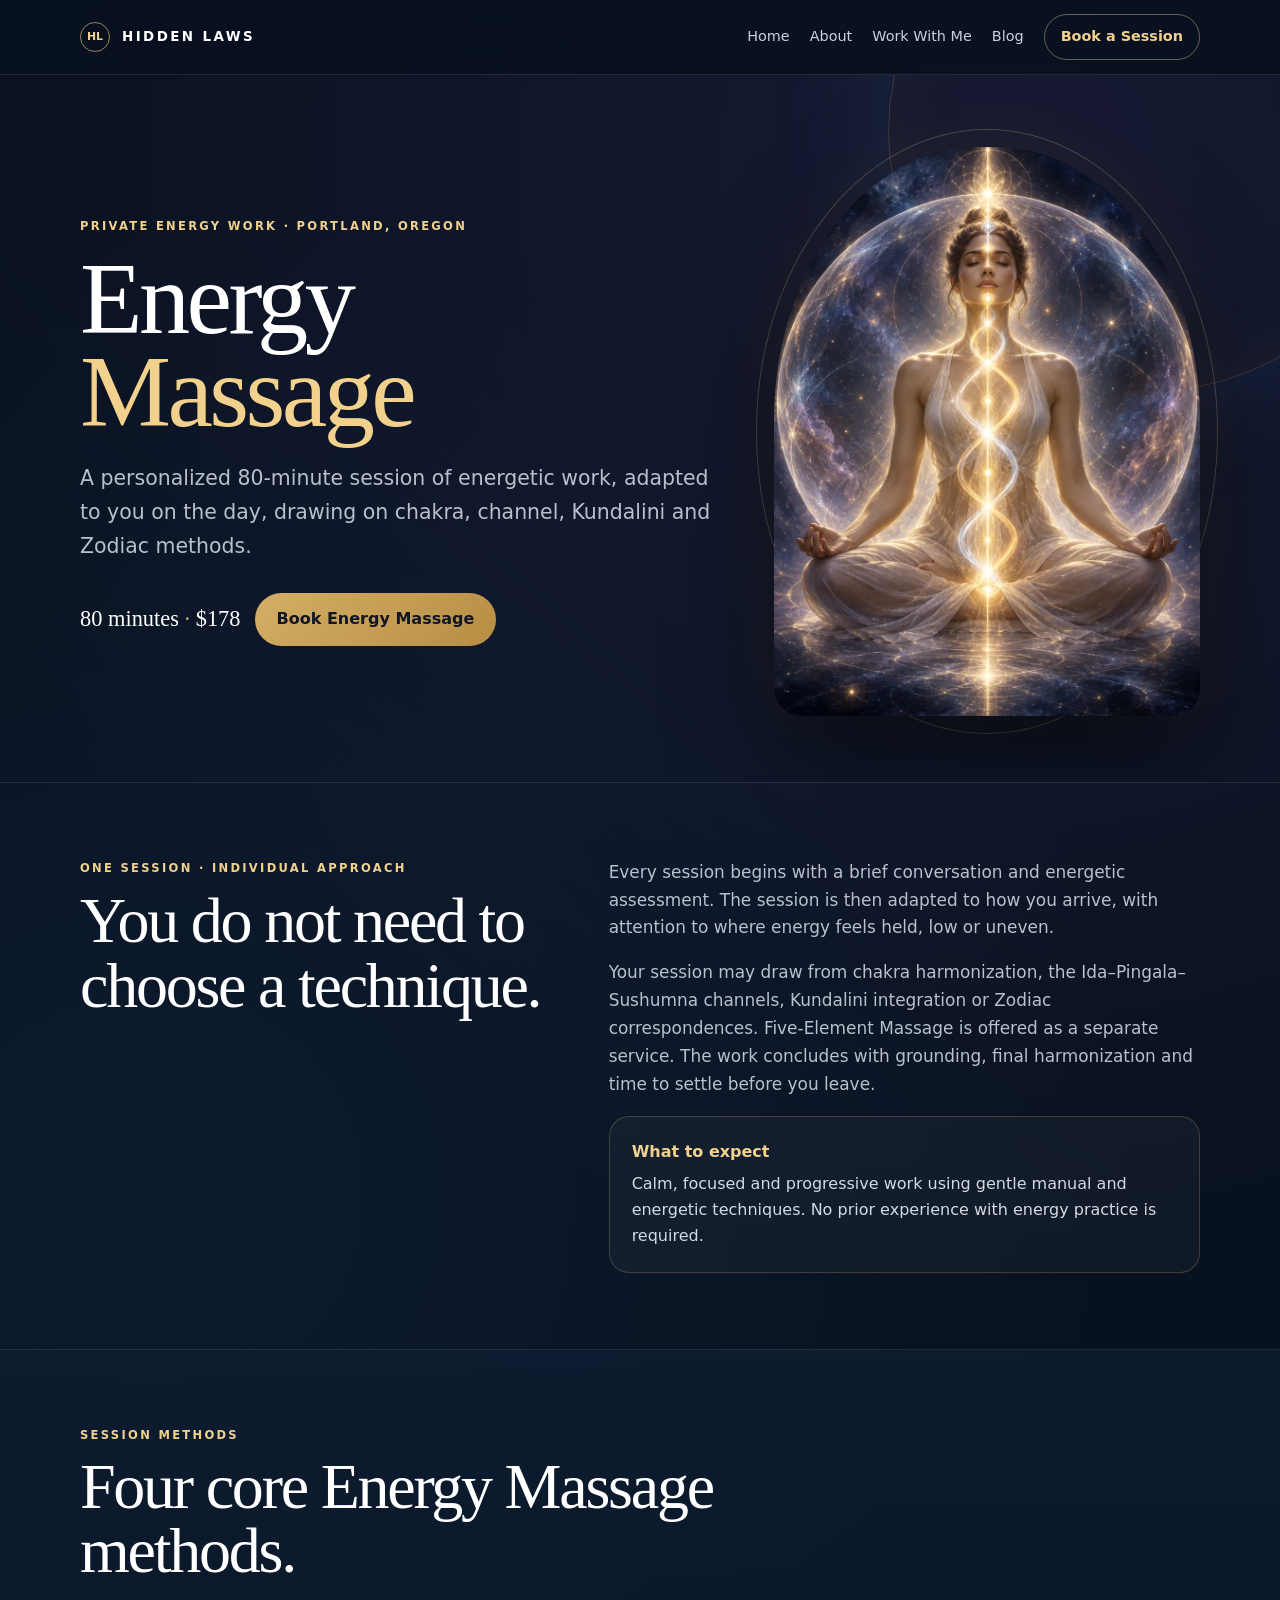
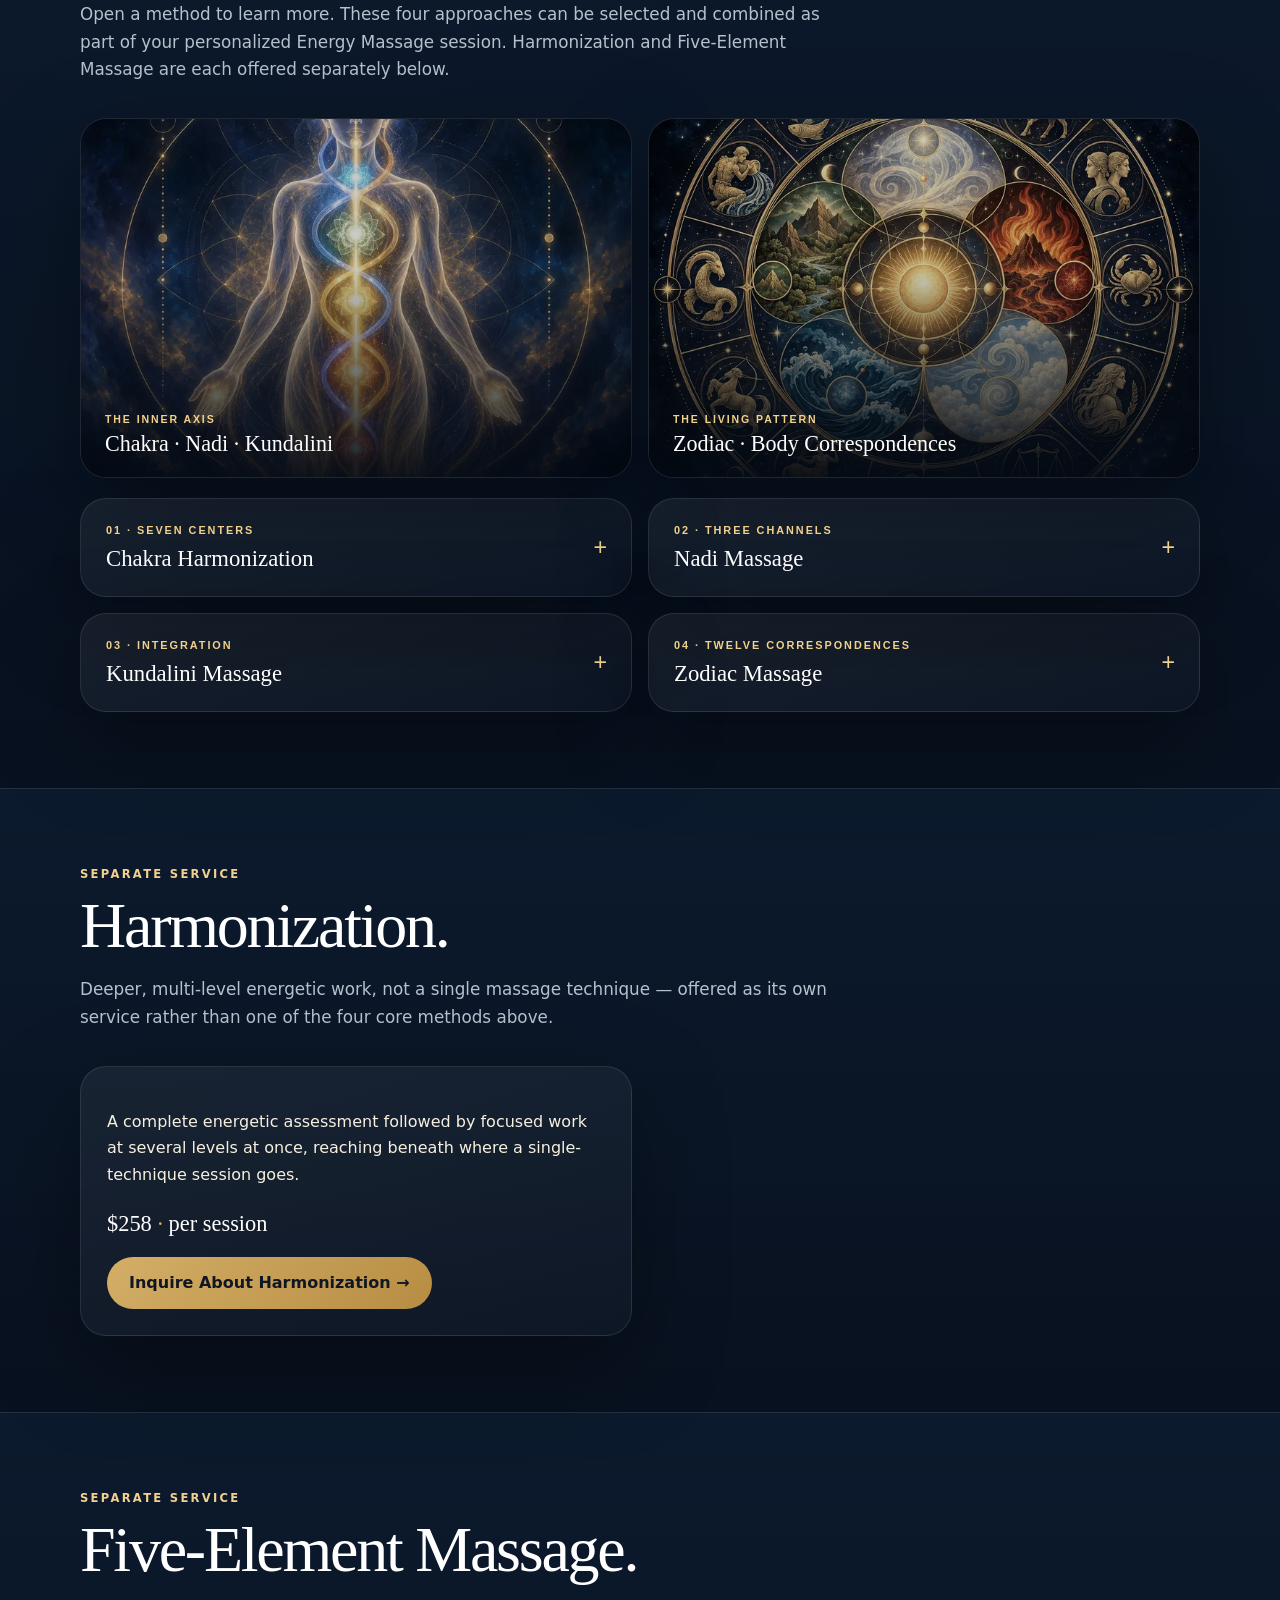
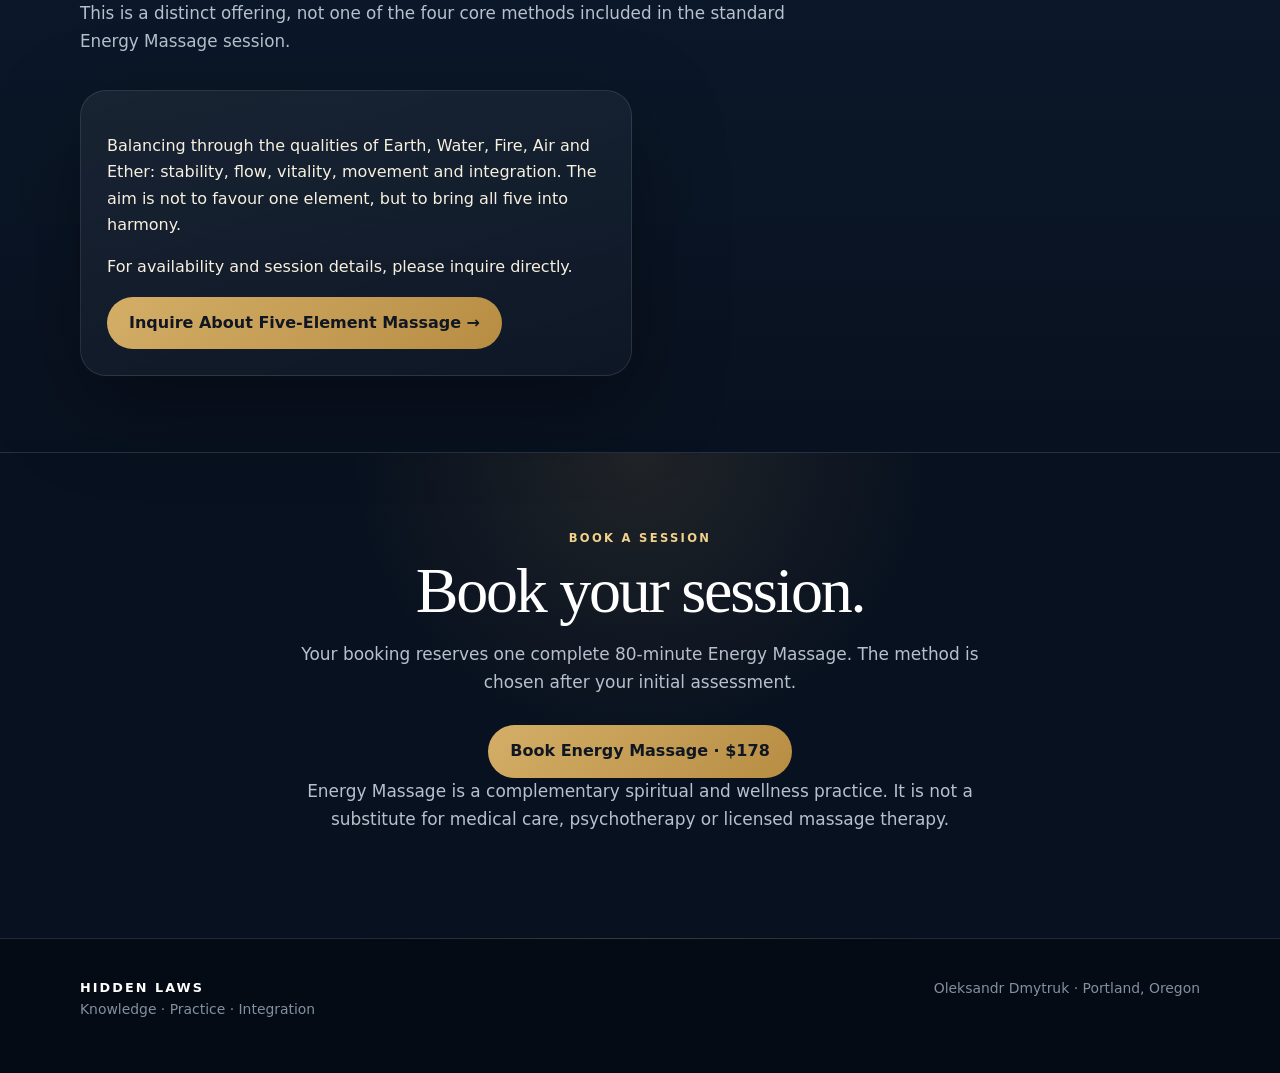
<file: massage.html>
<!doctype html>
<html lang="en">
<head>
<script async src="https://www.googletagmanager.com/gtm.js?id=GTM-NLMQ6MXS"></script>
<script>
  window.dataLayer = window.dataLayer || [];
  function gtag(){dataLayer.push(arguments);}
  gtag('js', new Date());
</script>
<meta charset="utf-8">
<meta name="viewport" content="width=device-width,initial-scale=1,viewport-fit=cover">
<title>Energy Massage — Hidden Laws</title>
<meta name="description" content="Book personalized Energy Massage in Portland with four core approaches, including chakra, nadi, Kundalini and Zodiac work. Inquire separately about Five-Element Massage.">
<meta name="theme-color" content="#08111f">
<link rel="canonical" href="https://hidden-laws.com/massage.html">
<meta property="og:title" content="Energy Massage — Hidden Laws">
<meta property="og:description" content="Book personalized Energy Massage in Portland with four core approaches, including chakra, nadi, Kundalini and Zodiac work.">
<meta property="og:type" content="website">
<meta property="og:url" content="https://hidden-laws.com/massage.html">
<meta property="og:image" content="https://hidden-laws.com/assets/social/og-image.jpg">
<meta property="og:image:width" content="1199">
<meta property="og:image:height" content="630">
<meta name="twitter:card" content="summary_large_image">
<meta name="twitter:title" content="Energy Massage — Hidden Laws">
<meta name="twitter:description" content="Book personalized Energy Massage in Portland with four core approaches, including chakra, nadi, Kundalini and Zodiac work.">
<meta name="twitter:image" content="https://hidden-laws.com/assets/social/og-image.jpg">
<style>
:root{--night:#08111f;--night2:#0d1c30;--night3:#132a45;--ink:#f7f0df;--muted:#b7c0cc;--gold:#d4ae67;--gold2:#f2d18c;--line:rgba(212,174,103,.24);--line2:rgba(255,255,255,.1);--shadow:0 28px 90px rgba(0,0,0,.34);--max:1120px;--radius:26px}
*{box-sizing:border-box}html{scroll-behavior:smooth;overflow-x:hidden}body{margin:0;background:radial-gradient(circle at 78% 4%,rgba(114,80,167,.15),transparent 26%),radial-gradient(circle at 12% 28%,rgba(36,79,123,.16),transparent 30%),var(--night);color:var(--ink);font-family:Inter,ui-sans-serif,system-ui,-apple-system,BlinkMacSystemFont,"Segoe UI",sans-serif;line-height:1.65;-webkit-font-smoothing:antialiased}a{color:inherit;text-decoration:none}.wrap{width:min(var(--max),calc(100% - 42px));margin:auto}:focus-visible{outline:3px solid rgba(242,209,140,.62);outline-offset:3px}
header{position:sticky;top:0;z-index:20;background:rgba(8,17,31,.82);backdrop-filter:blur(18px);border-bottom:1px solid var(--line2)}nav{min-height:74px;display:flex;align-items:center;justify-content:space-between;gap:24px}.brand{display:flex;align-items:center;gap:12px;font-weight:820;letter-spacing:.18em;font-size:.84rem;color:#fff}.brand-mark{width:30px;height:30px;border:1px solid rgba(242,209,140,.6);border-radius:50%;display:grid;place-items:center;color:var(--gold2);font-size:.68rem;letter-spacing:0}.navlinks{display:flex;align-items:center;gap:20px;font-size:.9rem;color:#c9d1dc}.navlinks a:hover{color:#fff}.nav-cta{border:1px solid rgba(242,209,140,.42);padding:10px 16px;border-radius:999px;color:var(--gold2);font-weight:760}.menu{display:none;border:1px solid var(--line);background:rgba(255,255,255,.04);color:#fff;border-radius:12px;padding:10px 12px;font-weight:760}
.hero{position:relative;padding:72px 0 66px;border-bottom:1px solid var(--line2);overflow:hidden}.hero:before{content:"";position:absolute;width:520px;aspect-ratio:1;border-radius:50%;right:-130px;top:-205px;border:1px solid rgba(242,209,140,.18);box-shadow:0 0 110px rgba(36,79,123,.28),inset 0 0 90px rgba(212,174,103,.06);animation:breathe 7s ease-in-out infinite}.hero-grid{display:grid;grid-template-columns:minmax(0,1.08fr) minmax(320px,.72fr);align-items:center;gap:54px}.hero-copy{position:relative;z-index:2}.hero-art{position:relative;justify-self:end;width:min(100%,430px);aspect-ratio:3/4;border-radius:48% 48% 28px 28px;isolation:isolate}.hero-art:before,.hero-art:after{content:"";position:absolute;inset:-18px;border:1px solid rgba(242,209,140,.25);border-radius:50%;z-index:-1;animation:orbit 24s linear infinite}.hero-art:after{inset:7%;border-color:rgba(130,145,255,.22);animation-direction:reverse;animation-duration:18s}.hero-art img{width:100%;height:100%;object-fit:cover;object-position:center;border-radius:inherit;display:block;filter:saturate(.82) contrast(1.04);box-shadow:0 36px 100px rgba(0,0,0,.58),0 0 70px rgba(212,174,103,.12);animation:float 8s ease-in-out infinite}.hero-art .aura{position:absolute;inset:10% 8%;border-radius:50%;background:radial-gradient(circle,rgba(242,209,140,.2),transparent 65%);mix-blend-mode:screen;pointer-events:none;animation:pulse 5s ease-in-out infinite}.eyebrow{font-size:.72rem;text-transform:uppercase;letter-spacing:.2em;font-weight:820;color:var(--gold2)}h1,h2{font-family:Georgia,"Times New Roman",serif;font-weight:400;color:#fff;letter-spacing:-.035em}h1{font-size:clamp(3.8rem,8vw,7.1rem);line-height:.91;margin:16px 0 24px;max-width:800px}h1 span{display:block;color:var(--gold2)}.lead{max-width:760px;color:var(--muted);font-size:clamp(1.08rem,1.8vw,1.28rem);margin:0}.offer{display:flex;align-items:center;gap:14px;flex-wrap:wrap;margin-top:30px}.price{font-family:Georgia,serif;font-size:1.4rem;color:#fff}.dot{color:var(--gold)}.btn{display:inline-flex;align-items:center;justify-content:center;min-height:50px;padding:13px 22px;border-radius:999px;background:linear-gradient(135deg,#d4ae67,#b78d43);color:#101722;font-weight:820;transition:.2s;border:0}.btn:hover{transform:translateY(-2px);box-shadow:0 14px 34px rgba(0,0,0,.28)}
main section{padding:76px 0;border-bottom:1px solid var(--line2)}.intro-grid{display:grid;grid-template-columns:.88fr 1.12fr;gap:64px;align-items:start}.intro-grid h2{font-size:clamp(2.5rem,5vw,4.3rem);line-height:1.03;margin:10px 0 20px}.intro-grid p{color:var(--muted);font-size:1.06rem;margin:0 0 17px}.note{padding:22px;border:1px solid var(--line);border-radius:20px;background:rgba(255,255,255,.035);color:#d2dae4}.note strong{display:block;color:var(--gold2);margin-bottom:5px}
.types{background:linear-gradient(180deg,rgba(13,28,48,.86),rgba(8,17,31,.94))}.section-head{max-width:760px;margin-bottom:34px}.section-head h2{font-size:clamp(2.7rem,5vw,4.7rem);line-height:1;margin:10px 0 18px}.section-head p{color:var(--muted);font-size:1.05rem}.energy-gallery{display:grid;grid-template-columns:1fr 1fr;gap:16px;margin:0 0 20px}.energy-figure{position:relative;min-height:360px;margin:0;border:1px solid var(--line2);border-radius:var(--radius);overflow:hidden;background:#07101c;box-shadow:var(--shadow)}.energy-figure img{width:100%;height:100%;position:absolute;inset:0;object-fit:cover;display:block;transition:transform 1.2s cubic-bezier(.2,.7,.2,1),filter .6s;filter:saturate(.78) brightness(.8)}.energy-figure:hover img{transform:scale(1.045);filter:saturate(.95) brightness(.9)}.energy-figure:after{content:"";position:absolute;inset:0;background:linear-gradient(180deg,transparent 42%,rgba(5,11,20,.92) 100%)}.energy-figure figcaption{position:absolute;z-index:1;left:24px;right:24px;bottom:20px;color:#fff;font:400 1.38rem Georgia,serif}.energy-figure figcaption span{display:block;margin-bottom:6px;color:var(--gold2);font:800 .66rem Inter,sans-serif;letter-spacing:.18em;text-transform:uppercase}.massage-list{display:grid;grid-template-columns:1fr 1fr;gap:16px}.massage-card{position:relative;border:1px solid var(--line2);border-radius:var(--radius);background:linear-gradient(160deg,rgba(255,255,255,.06),rgba(255,255,255,.025));overflow:hidden;box-shadow:var(--shadow);transition:border-color .35s,transform .35s}.massage-card:before{content:"";position:absolute;inset:0;pointer-events:none;background:linear-gradient(110deg,transparent 20%,rgba(242,209,140,.08) 48%,transparent 72%);transform:translateX(-120%);transition:transform .8s}.massage-card:hover:before{transform:translateX(120%)}.massage-card:hover,.massage-card[open]{border-color:rgba(242,209,140,.38);transform:translateY(-2px)}.massage-card summary{position:relative;list-style:none;cursor:pointer;padding:25px 60px 24px 25px;color:#fff;font-family:Georgia,serif;font-size:1.42rem;line-height:1.2}.massage-card summary::-webkit-details-marker{display:none}.massage-card summary:after{content:"+";position:absolute;right:24px;top:50%;transform:translateY(-50%);font-family:Inter,sans-serif;font-size:1.45rem;color:var(--gold2);transition:transform .2s}.massage-card[open] summary:after{transform:translateY(-50%) rotate(45deg)}.massage-body{padding:0 25px 25px;color:var(--muted)}.massage-body p{margin:0}.massage-body strong{color:#fff}.massage-no{display:block;font:800 .68rem Inter,sans-serif;text-transform:uppercase;letter-spacing:.18em;color:var(--gold2);margin-bottom:9px}.reveal{opacity:0;transform:translateY(28px);transition:opacity .8s ease,transform .8s ease}.reveal.visible{opacity:1;transform:none}
.closing{text-align:center;background:radial-gradient(circle at 50% 0,rgba(212,174,103,.12),transparent 36%)}.closing h2{font-size:clamp(2.6rem,5vw,4.6rem);line-height:1.02;margin:10px auto 18px}.closing p{max-width:700px;margin:0 auto 28px;color:var(--muted);font-size:1.06rem}.disclaimer{max-width:820px;margin:34px auto 0;color:#7f8b9a;font-size:.83rem}footer{padding:38px 0 52px;background:#050b14}.footer-row{display:flex;justify-content:space-between;gap:18px;flex-wrap:wrap;color:#8390a0;font-size:.87rem}.footer-title{color:#fff;font-weight:820;letter-spacing:.16em;font-size:.8rem}
@media(hover:hover) and (pointer:fine){.massage-card:not([open]):hover .massage-body{display:block}.massage-card:not([open]) .massage-body{display:none}}
@keyframes breathe{0%,100%{transform:scale(.94);opacity:.55}50%{transform:scale(1.06);opacity:1}}@keyframes float{0%,100%{transform:translateY(0) scale(1)}50%{transform:translateY(-9px) scale(1.012)}}@keyframes pulse{0%,100%{opacity:.5;transform:scale(.92)}50%{opacity:1;transform:scale(1.08)}}@keyframes orbit{to{transform:rotate(360deg)}}
@media(max-width:820px){.hero-grid,.intro-grid,.massage-list{grid-template-columns:1fr}.hero-grid{gap:44px}.hero-art{justify-self:center;width:min(86vw,390px)}.intro-grid{gap:26px}.energy-gallery{grid-template-columns:1fr}.energy-figure{min-height:330px}.navlinks{display:none;position:absolute;top:68px;left:14px;right:14px;flex-direction:column;align-items:stretch;background:rgba(8,17,31,.98);padding:12px;border:1px solid var(--line2);border-radius:18px}.navlinks.open{display:flex}.navlinks a{padding:11px 12px}.menu{display:block}nav{min-height:68px}.hero{padding:58px 0 52px}.hero:before{width:360px;right:-180px}.wrap{width:calc(100% - 30px)}main section{padding:62px 0}.offer{align-items:flex-start;flex-direction:column}.btn{width:100%}.massage-card summary{font-size:1.28rem}}
@media(prefers-reduced-motion:reduce){html{scroll-behavior:auto}.hero:before,.hero-art:before,.hero-art:after,.hero-art img,.hero-art .aura{animation:none}.reveal{opacity:1;transform:none;transition:none}.energy-figure img,.massage-card,.btn{transition:none}}
</style>
</head>
<body>
<header><div class="wrap"><nav><a class="brand" href="/"><span class="brand-mark">HL</span><span>HIDDEN LAWS</span></a><button class="menu" id="menuBtn" type="button" aria-expanded="false" aria-controls="navlinks">Menu</button><div class="navlinks" id="navlinks"><a href="/">Home</a><a href="/#about">About</a><a href="/#work">Work With Me</a><a href="/blog/">Blog</a><a class="nav-cta" href="https://cal.com/ascend-5vlj4z/energy-massage-ida-kaleidoscope" target="_blank" rel="noopener">Book a Session</a></div></nav></div></header>
<main>
<section class="hero"><div class="wrap hero-grid"><div class="hero-copy"><div class="eyebrow">Private Energy Work · Portland, Oregon</div><h1>Energy <span>Massage</span></h1><p class="lead">A personalized 80-minute session of energetic work, adapted to you on the day, drawing on chakra, channel, Kundalini and Zodiac methods.</p><div class="offer"><div class="price">80 minutes <span class="dot">·</span> $178</div><a class="btn" href="https://cal.com/ascend-5vlj4z/energy-massage-ida-kaleidoscope" target="_blank" rel="noopener">Book Energy Massage</a></div></div><div class="hero-art" aria-hidden="true"><img src="/art/massage/energy-axis.webp" alt="" width="900" height="1350" fetchpriority="high"><span class="aura"></span></div></div></section>
<section><div class="wrap intro-grid"><div><div class="eyebrow">One Session · Individual Approach</div><h2>You do not need to choose a technique.</h2></div><div><p>Every session begins with a brief conversation and energetic assessment. The session is then adapted to how you arrive, with attention to where energy feels held, low or uneven.</p><p>Your session may draw from chakra harmonization, the Ida–Pingala–Sushumna channels, Kundalini integration or Zodiac correspondences. Five-Element Massage is offered as a separate service. The work concludes with grounding, final harmonization and time to settle before you leave.</p><div class="note"><strong>What to expect</strong>Calm, focused and progressive work using gentle manual and energetic techniques. No prior experience with energy practice is required.</div></div></div></section>
<section class="types"><div class="wrap"><div class="section-head reveal"><div class="eyebrow">Session Methods</div><h2>Four core Energy Massage methods.</h2><p>Open a method to learn more. These four approaches can be selected and combined as part of your personalized Energy Massage session. Harmonization and Five-Element Massage are each offered separately below.</p></div><div class="energy-gallery reveal"><figure class="energy-figure"><img src="/art/massage/chakra-nadi.webp" alt="Luminous energy centers and intertwined channels around a central axis" width="760" height="760" loading="lazy"><figcaption><span>The Inner Axis</span>Chakra · Nadi · Kundalini</figcaption></figure><figure class="energy-figure"><img src="/art/massage/zodiac-elements.webp" alt="Celestial zodiac wheel with five elemental fields" width="760" height="760" loading="lazy"><figcaption><span>The Living Pattern</span>Zodiac · Body Correspondences</figcaption></figure></div><div class="massage-list reveal">
<details class="massage-card"><summary><span class="massage-no">01 · Seven Centers</span>Chakra Harmonization</summary><div class="massage-body"><p>Systematic work with the seven primary chakras, from Root to Crown. Each centre is worked in turn, with attention to grounding, flow, strength, expression and clarity across the whole system.</p></div></details>
<details class="massage-card"><summary><span class="massage-no">02 · Three Channels</span>Nadi Massage</summary><div class="massage-body"><p>Work with <strong>Sushumna</strong>, the central integrating channel; <strong>Ida</strong>, the lunar and restorative current; and <strong>Pingala</strong>, the solar and activating current. The purpose is to balance receptive and active qualities and bring them into central alignment.</p></div></details>
<details class="massage-card"><summary><span class="massage-no">03 · Integration</span>Kundalini Massage</summary><div class="massage-body"><p>An advanced stage used only after the chakras and primary channels have been balanced. It supports the harmonious movement of vital energy through the central channel without forcing stimulation, while maintaining stability and grounding.</p></div></details>
<details class="massage-card"><summary><span class="massage-no">04 · Twelve Correspondences</span>Zodiac Massage</summary><div class="massage-body"><p>A structured sequence based on the traditional relationship between the twelve zodiac signs and regions of the body. The sequence moves from Aries at the head through Pisces at the feet working the whole body in one continuous sequence.</p></div></details>

</div></div></section>
<section class="types" aria-labelledby="harmonization-heading"><div class="wrap"><div class="section-head"><div class="eyebrow">Separate Service</div><h2 id="harmonization-heading">Harmonization.</h2><p>Deeper, multi-level energetic work, not a single massage technique — offered as its own service rather than one of the four core methods above.</p></div><div class="massage-list"><div class="massage-card" style="padding:26px"><p>A complete energetic assessment followed by focused work at several levels at once, reaching beneath where a single-technique session goes.</p><div class="offer" style="margin-top:18px"><div class="price">$258 <span class="dot">·</span> per session</div><a class="btn" href="mailto:admytruk@proton.me?subject=Harmonization%20Inquiry">Inquire About Harmonization →</a></div></div></div></div></section>
<section id="five-element-massage" class="types" aria-labelledby="five-element-heading"><div class="wrap"><div class="section-head"><div class="eyebrow">Separate Service</div><h2 id="five-element-heading">Five-Element Massage.</h2><p>This is a distinct offering, not one of the four core methods included in the standard Energy Massage session.</p></div><div class="massage-list"><div class="massage-card" style="padding:26px"><p>Balancing through the qualities of Earth, Water, Fire, Air and Ether: stability, flow, vitality, movement and integration. The aim is not to favour one element, but to bring all five into harmony.</p><p>For availability and session details, please inquire directly.</p><a class="btn" href="mailto:admytruk@proton.me?subject=Five-Element%20Massage%20Inquiry">Inquire About Five-Element Massage →</a></div></div></div></section>
<section class="closing"><div class="wrap"><div class="eyebrow">Book a Session</div><h2>Book your session.</h2><p>Your booking reserves one complete 80-minute Energy Massage. The method is chosen after your initial assessment.</p><a class="btn" href="https://cal.com/ascend-5vlj4z/energy-massage-ida-kaleidoscope" target="_blank" rel="noopener">Book Energy Massage · $178</a><p class="disclaimer">Energy Massage is a complementary spiritual and wellness practice. It is not a substitute for medical care, psychotherapy or licensed massage therapy.</p></div></section>
</main>
<footer><div class="wrap footer-row"><div><div class="footer-title">HIDDEN LAWS</div><div>Knowledge · Practice · Integration</div></div><div>Oleksandr Dmytruk · Portland, Oregon</div></div></footer>
<script>
const menuBtn=document.getElementById('menuBtn'),navlinks=document.getElementById('navlinks');menuBtn?.addEventListener('click',()=>{const open=navlinks.classList.toggle('open');menuBtn.setAttribute('aria-expanded',String(open))});navlinks?.querySelectorAll('a').forEach(a=>a.addEventListener('click',()=>{navlinks.classList.remove('open');menuBtn?.setAttribute('aria-expanded','false')}));addEventListener('keydown',e=>{if(e.key==='Escape'){navlinks?.classList.remove('open');menuBtn?.setAttribute('aria-expanded','false')}});
const reduceMotion=matchMedia('(prefers-reduced-motion: reduce)').matches;if(!reduceMotion){const observer=new IntersectionObserver(entries=>entries.forEach(entry=>{if(entry.isIntersecting){entry.target.classList.add('visible');observer.unobserve(entry.target)}}),{threshold:.12});document.querySelectorAll('.reveal').forEach(el=>observer.observe(el))}else{document.querySelectorAll('.reveal').forEach(el=>el.classList.add('visible'))}
</script>
</body>
</html>
</file>
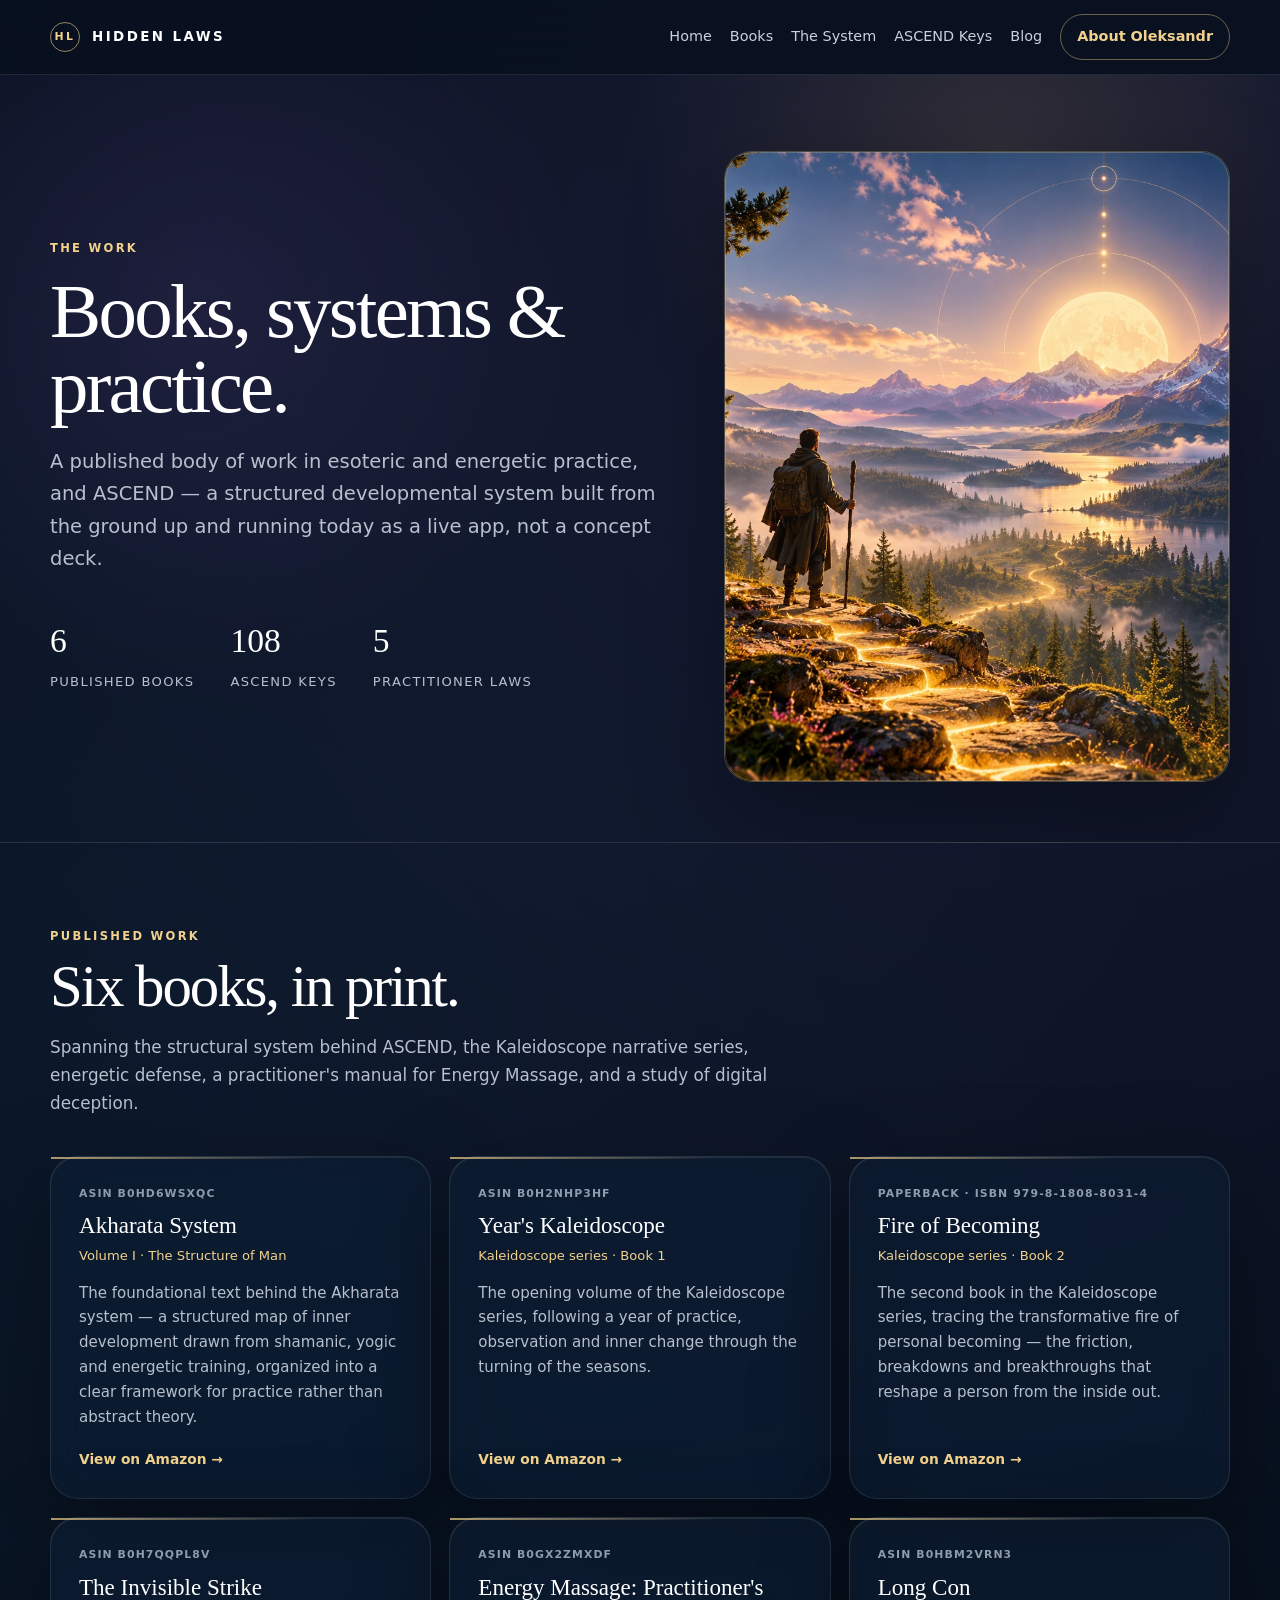
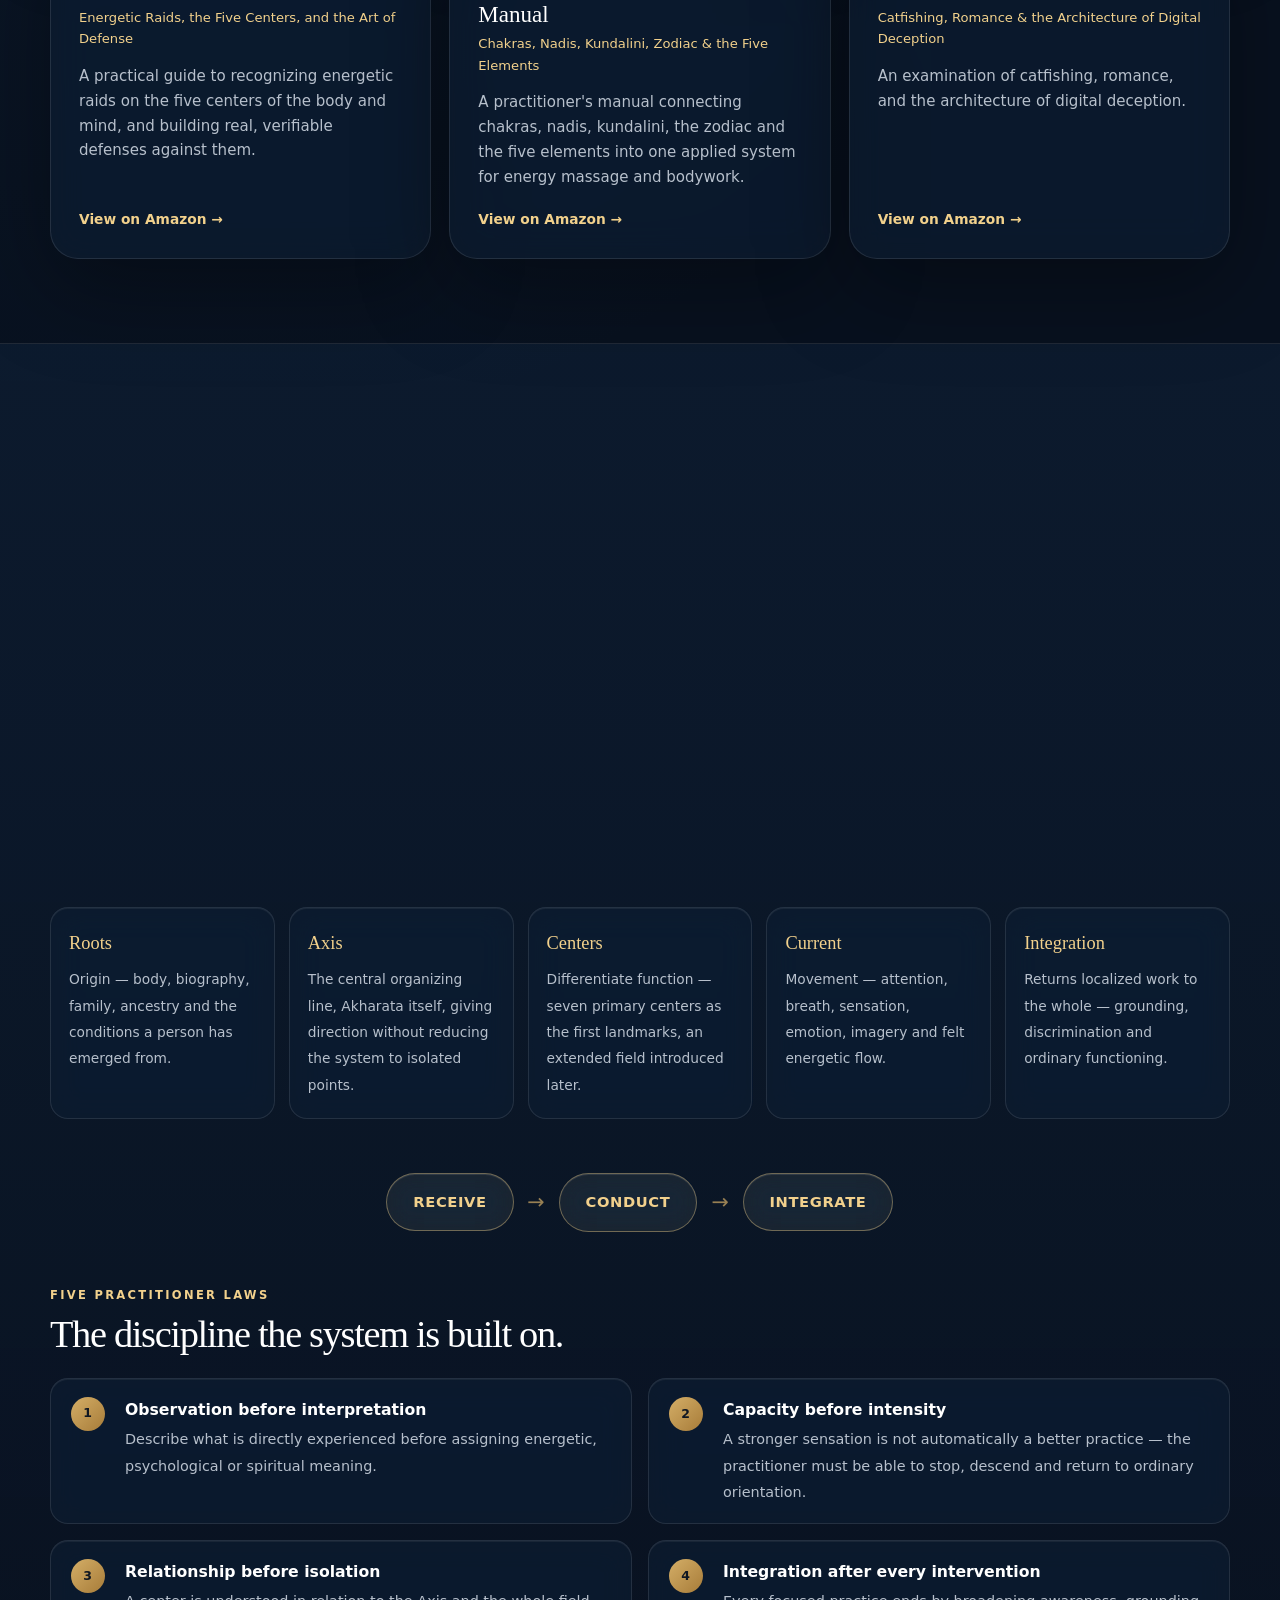
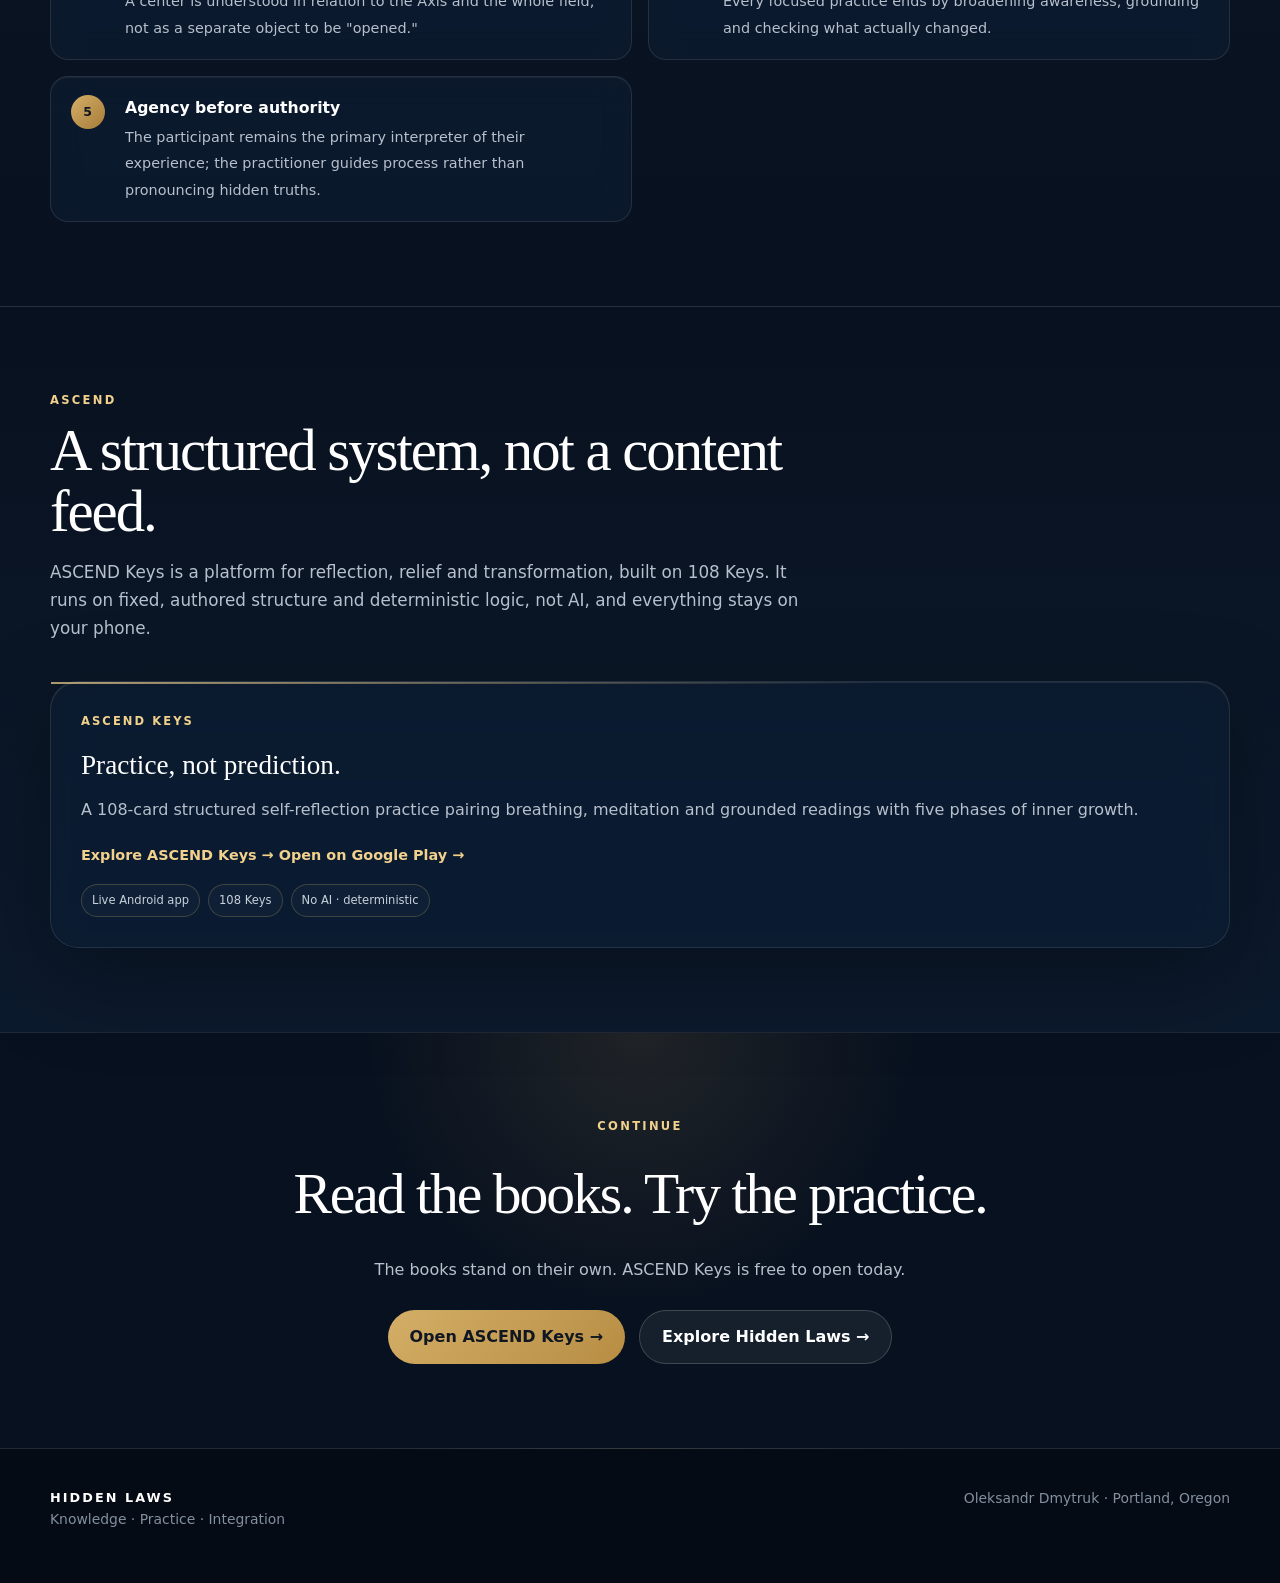
<file: oleksandr-dmytruk.html>
<!doctype html>
<html lang="en">
<head>
<script async src="https://www.googletagmanager.com/gtm.js?id=GTM-NLMQ6MXS"></script>
<script>
  window.dataLayer = window.dataLayer || [];
  function gtag(){dataLayer.push(arguments);}
  gtag('js', new Date());
</script>
<meta charset="utf-8">
<meta name="viewport" content="width=device-width,initial-scale=1,viewport-fit=cover">
<title>The Work — Books &amp; ASCEND — Hidden Laws</title>
<meta name="description" content="Published books and the ASCEND system by Oleksandr Dmytruk — six books in print, the Akharata system behind ASCEND, and ASCEND Keys, a live 108-Key structured self-reflection app.">
<meta name="theme-color" content="#08111f">
<link rel="canonical" href="https://hidden-laws.com/oleksandr-dmytruk.html">
<meta property="og:title" content="The Work — Books & ASCEND — Hidden Laws">
<meta property="og:description" content="Six books in print, the Akharata system behind ASCEND, and ASCEND Keys, a live 108-Key structured self-reflection app.">
<meta property="og:type" content="website">
<meta property="og:url" content="https://hidden-laws.com/oleksandr-dmytruk.html">
<meta property="og:image" content="https://hidden-laws.com/assets/social/og-image.jpg">
<meta property="og:image:width" content="1199">
<meta property="og:image:height" content="630">
<meta name="twitter:card" content="summary_large_image">
<meta name="twitter:title" content="The Work — Books & ASCEND — Hidden Laws">
<meta name="twitter:description" content="Six books in print, the Akharata system behind ASCEND, and ASCEND Keys, a live 108-Key structured self-reflection app.">
<meta name="twitter:image" content="https://hidden-laws.com/assets/social/og-image.jpg">
<style>
:root{--night:#08111f;--night2:#0d1c30;--ink:#f7f0df;--muted:#b7c0cc;--gold:#d4ae67;--gold2:#f2d18c;--line:rgba(212,174,103,.24);--line2:rgba(255,255,255,.1);--glass:rgba(14,29,48,.66);--shadow:0 28px 90px rgba(0,0,0,.34);--max:1180px;--radius:28px}
*{box-sizing:border-box}html{scroll-behavior:smooth;overflow-x:hidden}body{margin:0;background:radial-gradient(circle at 80% 5%,rgba(114,80,167,.14),transparent 28%),radial-gradient(circle at 12% 22%,rgba(36,79,123,.12),transparent 26%),var(--night);color:var(--ink);font-family:Inter,ui-sans-serif,system-ui,-apple-system,BlinkMacSystemFont,"Segoe UI",sans-serif;line-height:1.65;-webkit-font-smoothing:antialiased}
a{color:inherit;text-decoration:none}.wrap{width:min(var(--max),calc(100% - 42px));margin:auto}:focus-visible{outline:3px solid rgba(242,209,140,.6);outline-offset:3px}
header{position:sticky;top:0;z-index:60;background:rgba(8,17,31,.82);backdrop-filter:blur(18px);border-bottom:1px solid var(--line2)}nav{min-height:74px;display:flex;align-items:center;justify-content:space-between;gap:24px}.brand{display:flex;align-items:center;gap:12px;font-weight:820;letter-spacing:.18em;font-size:.84rem;color:#fff}.brand-mark{width:30px;height:30px;border:1px solid rgba(242,209,140,.6);border-radius:50%;display:grid;place-items:center;color:var(--gold2);font-size:.68rem}.navlinks{display:flex;align-items:center;gap:18px;font-size:.9rem;color:#c9d1dc}.navlinks a:hover{color:#fff}.nav-cta{border:1px solid rgba(242,209,140,.42);padding:10px 16px;border-radius:999px;color:var(--gold2);font-weight:760}.menu{display:none;border:1px solid var(--line);background:rgba(255,255,255,.04);color:#fff;border-radius:12px;padding:10px 12px;font-weight:760}
.hero{position:relative;padding:76px 0 60px;border-bottom:1px solid var(--line2);background:radial-gradient(circle at 78% 10%,rgba(212,174,103,.14),transparent 30%),radial-gradient(circle at 15% 30%,rgba(114,80,167,.16),transparent 32%);overflow:hidden}
.hero-grid{display:grid;grid-template-columns:minmax(0,1.05fr) minmax(300px,.85fr);gap:50px;align-items:center}
.eyebrow{font-size:.72rem;text-transform:uppercase;letter-spacing:.2em;font-weight:820;color:var(--gold2)}
h1,h2{font-family:Georgia,"Times New Roman",serif;font-weight:400;color:#fff;letter-spacing:-.035em}
h1{font-size:clamp(3rem,6vw,5.2rem);line-height:.98;margin:16px 0 22px;max-width:720px}
.lead{max-width:680px;color:var(--muted);font-size:clamp(1.05rem,1.7vw,1.22rem);margin:0}
.stat-row{display:flex;gap:36px;flex-wrap:wrap;margin-top:38px}
.stat strong{display:block;font-family:Georgia,serif;font-size:2.1rem;color:#fff;font-weight:400}
.stat span{color:var(--muted);font-size:.82rem;text-transform:uppercase;letter-spacing:.1em}
main section{padding:84px 0;border-bottom:1px solid var(--line2)}
.section-head{max-width:760px;margin-bottom:38px}
.section-head h2{font-size:clamp(2.4rem,4.6vw,3.9rem);line-height:1.04;margin:10px 0 16px}
.section-head p{color:var(--muted);font-size:1.05rem}

/* Reveal-on-scroll, same pattern used across the rest of the site */
.reveal{opacity:0;transform:translateY(26px);transition:opacity .75s ease,transform .8s cubic-bezier(.16,.84,.28,1)}
.reveal.visible{opacity:1;transform:none}

/* Art frames — reuses the same visual language and asset files as the homepage */
.art-frame{position:relative;overflow:hidden;isolation:isolate;border-radius:28px;border:1px solid rgba(242,209,140,.28);background:#0b1728;box-shadow:var(--shadow)}
.art-media{position:relative;display:grid;place-items:center;overflow:hidden;background:linear-gradient(180deg,#0d1c30,#08111f);aspect-ratio:4/5}
.art-frame img{display:block;width:100%;height:100%;object-fit:cover;position:relative;z-index:1}
.art-frame:before{content:"";position:absolute;inset:-10%;z-index:2;pointer-events:none;background:radial-gradient(circle at 50% 40%,rgba(242,209,140,.14),transparent 58%);mix-blend-mode:screen;animation:artGlow 5.5s ease-in-out infinite}
.art-frame:after{content:"";position:absolute;inset:0;z-index:5;pointer-events:none;border:1px solid rgba(242,209,140,.24);border-radius:inherit;box-shadow:inset 0 0 36px rgba(212,174,103,.05)}
.art-path .art-media:before{content:"";position:absolute;inset:-15%;z-index:3;pointer-events:none;background:conic-gradient(from 0deg,transparent 0 30%,rgba(242,209,140,.22) 42%,transparent 54% 100%);opacity:.5;animation:slowTurn 14s linear infinite}
.art-akharata .art-media:before{content:"";position:absolute;inset:-18%;z-index:3;pointer-events:none;background:conic-gradient(from 0deg,transparent 0 16%,rgba(242,209,140,.30) 28%,transparent 42% 64%,rgba(157,115,255,.24) 76%,transparent 90%);opacity:.5;animation:slowTurn 9s linear infinite}
.art-akharata .art-media:after{content:"";position:absolute;inset:16%;z-index:3;pointer-events:none;border-radius:50%;border:1px solid rgba(242,209,140,.3);box-shadow:0 0 34px rgba(242,209,140,.18),inset 0 0 30px rgba(125,92,255,.12);opacity:.6;animation:haloBreathe 4.6s ease-in-out infinite}
@keyframes artGlow{0%,100%{opacity:.28;transform:scale(.98)}50%{opacity:.55;transform:scale(1.03)}}
@keyframes slowTurn{to{transform:rotate(360deg)}}
@keyframes haloBreathe{0%,100%{transform:scale(.96);opacity:.36}50%{transform:scale(1.05);opacity:.68}}

.books-grid{display:grid;grid-template-columns:repeat(3,1fr);gap:18px}
.book-card{position:relative;padding:28px;border:1px solid var(--line2);border-radius:var(--radius);background:var(--glass);backdrop-filter:blur(20px) saturate(150%);-webkit-backdrop-filter:blur(20px) saturate(150%);box-shadow:var(--shadow),inset 0 1px 0 rgba(255,255,255,.08);display:flex;flex-direction:column;transition:transform .35s ease,border-color .35s ease}
.book-card:hover{transform:translateY(-4px);border-color:rgba(242,209,140,.4)}
.book-card:before{content:"";position:absolute;inset:0 0 auto 0;height:2px;background:linear-gradient(90deg,var(--gold2),transparent 70%);opacity:.7}
.book-isbn{font-size:.68rem;letter-spacing:.1em;text-transform:uppercase;color:#8f9cac;margin-bottom:10px;font-weight:700}
.book-card h3{font-family:Georgia,serif;font-size:1.44rem;font-weight:400;margin:0 0 6px;color:#fff;line-height:1.15}
.book-card .meta-line{color:var(--gold2);font-size:.82rem;margin-bottom:14px}
.book-card p{color:var(--muted);font-size:.94rem;margin:0 0 18px;flex:1}
.book-link{display:inline-flex;align-items:center;gap:7px;font-size:.86rem;font-weight:800;color:var(--gold2);margin-top:auto}
.book-link:hover{text-decoration:underline}

.system{background:linear-gradient(180deg,rgba(13,28,48,.86),rgba(8,17,31,.94))}
.system-intro{display:grid;grid-template-columns:1.2fr .8fr;gap:48px;align-items:center;margin-bottom:54px}
.system-intro .art-frame{max-width:340px}
.caveat{font-size:.84rem;color:#92a0b1;margin-top:16px;line-height:1.6}
.dims-grid{display:grid;grid-template-columns:repeat(5,1fr);gap:14px;margin-bottom:54px}
.dim-card{padding:20px 18px;border:1px solid var(--line2);border-radius:18px;background:var(--glass);backdrop-filter:blur(16px) saturate(150%);-webkit-backdrop-filter:blur(16px) saturate(150%);box-shadow:inset 0 1px 0 rgba(255,255,255,.06);transition:transform .3s ease,border-color .3s ease}
.dim-card:hover{transform:translateY(-3px);border-color:rgba(242,209,140,.36)}
.dim-card strong{display:block;font-family:Georgia,serif;font-size:1.15rem;color:var(--gold2);font-weight:400;margin-bottom:8px}
.dim-card span{color:var(--muted);font-size:.86rem;line-height:1.55}
.flow-row{display:flex;align-items:center;justify-content:center;gap:0;margin:0 0 54px;flex-wrap:wrap}
.flow-node{padding:16px 26px;border:1px solid rgba(242,209,140,.4);border-radius:999px;color:var(--gold2);font-weight:800;font-size:.92rem;letter-spacing:.04em;background:rgba(242,209,140,.08);backdrop-filter:blur(14px) saturate(150%);-webkit-backdrop-filter:blur(14px) saturate(150%);box-shadow:inset 0 1px 0 rgba(255,255,255,.1)}
.flow-arrow{color:var(--gold);font-size:1.3rem;margin:0 14px;opacity:.7}
.laws-list{display:grid;grid-template-columns:1fr 1fr;gap:16px}
.law{display:grid;grid-template-columns:40px 1fr;gap:14px;padding:18px 20px;border:1px solid var(--line2);border-radius:18px;background:var(--glass);backdrop-filter:blur(16px) saturate(150%);-webkit-backdrop-filter:blur(16px) saturate(150%);box-shadow:inset 0 1px 0 rgba(255,255,255,.06)}
.law-no{width:34px;height:34px;border-radius:50%;display:grid;place-items:center;background:linear-gradient(135deg,#d4ae67,#a77c39);color:#101722;font-size:.78rem;font-weight:800}
.law strong{display:block;color:#fff;margin-bottom:3px;font-size:.98rem}
.law span{color:var(--muted);font-size:.9rem;line-height:1.55}

.apps{background:linear-gradient(180deg,rgba(8,17,31,.94),rgba(13,28,48,.86))}
.grid2{display:grid;grid-template-columns:repeat(2,1fr);gap:18px}
.card{position:relative;padding:30px;border:1px solid var(--line2);border-radius:var(--radius);background:var(--glass);backdrop-filter:blur(22px) saturate(160%);-webkit-backdrop-filter:blur(22px) saturate(160%);box-shadow:var(--shadow),inset 0 1px 0 rgba(255,255,255,.08);transition:transform .35s ease,border-color .35s ease}
.card:hover{transform:translateY(-4px);border-color:rgba(242,209,140,.4)}
.card:before{content:"";position:absolute;inset:0 0 auto 0;height:2px;background:linear-gradient(90deg,var(--gold2),transparent 70%);opacity:.7}
.tag{font-size:.72rem;text-transform:uppercase;letter-spacing:.18em;font-weight:820;color:var(--gold2)}
.card h3{font-family:Georgia,serif;font-size:1.7rem;font-weight:400;margin:12px 0 10px;color:#fff}
.card p{color:var(--muted);margin:0 0 18px}
.meta{display:flex;gap:8px;flex-wrap:wrap;margin-top:16px}
.pill{font-size:.72rem;padding:6px 10px;border-radius:999px;border:1px solid var(--line);color:#c8d1dc;background:rgba(255,255,255,.025)}
.status-pill{border-color:rgba(130,170,255,.4);color:#aebeef}
.card-link{display:inline-flex;align-items:center;gap:8px;font-size:.9rem;font-weight:800;color:var(--gold2)}
.card-link:hover{text-decoration:underline}
.closing{text-align:center;background:radial-gradient(circle at 50% 0,rgba(212,174,103,.12),transparent 36%)}
.closing h2{font-size:clamp(2.3rem,4.6vw,3.6rem);margin:10px auto 16px}
.closing p{max-width:640px;margin:0 auto 26px;color:var(--muted)}
.btn{display:inline-flex;align-items:center;justify-content:center;min-height:50px;padding:13px 22px;border-radius:999px;background:linear-gradient(135deg,#d4ae67,#b78d43);color:#101722;font-weight:820;border:0;transition:.2s}
.btn:hover{transform:translateY(-2px);box-shadow:0 14px 34px rgba(0,0,0,.28)}
.btn.light{background:rgba(255,255,255,.06);border:1px solid rgba(255,255,255,.18);color:#fff}
.btn-row{display:flex;gap:14px;justify-content:center;flex-wrap:wrap}
footer{padding:38px 0 52px;background:#050b14}.footer-row{display:flex;justify-content:space-between;gap:18px;flex-wrap:wrap;color:#8390a0;font-size:.87rem}.footer-title{color:#fff;font-weight:820;letter-spacing:.16em;font-size:.8rem}
@media(max-width:980px){.hero-grid{grid-template-columns:1fr}.hero-grid .art-frame{max-width:380px;justify-self:center}.books-grid{grid-template-columns:1fr 1fr}.grid2{grid-template-columns:1fr}.system-intro{grid-template-columns:1fr}.system-intro .art-frame{max-width:280px;justify-self:center;order:-1}.dims-grid{grid-template-columns:repeat(2,1fr)}.laws-list{grid-template-columns:1fr}
/* Same fix as the homepage: the nav doesn't reliably fit all the way down to
   760px once a 6th link (Blog) is added, so the hamburger switch lives at this
   wider 980px breakpoint instead -- and the dropdown background is solid, not
   translucent, so page content can't bleed through behind the menu items. */
.menu{display:block}.navlinks{display:none;position:absolute;top:68px;left:14px;right:14px;flex-direction:column;align-items:stretch;background:var(--night);padding:12px;border:1px solid var(--line2);border-radius:18px}.navlinks.open{display:flex}.navlinks a{padding:11px 12px}}
@media(max-width:760px){.wrap{width:calc(100% - 30px)}nav{min-height:68px}.books-grid{grid-template-columns:1fr}.dims-grid{grid-template-columns:1fr}main section{padding:56px 0}.stat-row{gap:26px}.flow-row{flex-direction:column;gap:10px}.flow-arrow{transform:rotate(90deg);margin:0}}
@media(prefers-reduced-motion:reduce){html{scroll-behavior:auto}.btn,.book-card,.card,.dim-card{transition:none}.reveal{opacity:1!important;transform:none!important;transition:none!important}.art-frame:before,.art-media:before,.art-media:after{animation:none!important}}
</style>
</head>
<body>
<header><div class="wrap"><nav><a class="brand" href="/"><span class="brand-mark">HL</span><span>HIDDEN LAWS</span></a><button class="menu" id="menuBtn" type="button" aria-expanded="false" aria-controls="navlinks">Menu</button><div class="navlinks" id="navlinks"><a href="/">Home</a><a href="#books">Books</a><a href="#system">The System</a><a href="/ascend-keys">ASCEND Keys</a><a href="/blog/">Blog</a><a class="nav-cta" href="/#about">About Oleksandr</a></div></nav></div></header>
<main>
<section class="hero"><div class="wrap hero-grid"><div><div class="eyebrow">The Work</div><h1>Books, systems <span>&amp; practice.</span></h1><p class="lead">A published body of work in esoteric and energetic practice, and ASCEND — a structured developmental system built from the ground up and running today as a live app, not a concept deck.</p>
<div class="stat-row">
<div class="stat"><strong>6</strong><span>Published books</span></div>
<div class="stat"><strong>108</strong><span>ASCEND Keys</span></div>
<div class="stat"><strong>5</strong><span>Practitioner laws</span></div>
</div>
</div>
<div class="art-frame art-path reveal"><div class="art-media"><img src="/art/path.webp" alt="A traveler on a glowing stone path overlooking mountains, a lake and a rising moon" loading="eager"></div></div>
</div></section>

<section id="books"><div class="wrap">
<div class="section-head reveal"><div class="eyebrow">Published Work</div><h2>Six books, in print.</h2><p>Spanning the structural system behind ASCEND, the Kaleidoscope narrative series, energetic defense, a practitioner's manual for Energy Massage, and a study of digital deception.</p></div>
<div class="books-grid reveal">

<div class="book-card"><div class="book-isbn">ASIN B0HD6WSXQC</div><h3>Akharata System</h3><div class="meta-line">Volume I · The Structure of Man</div><p>The foundational text behind the Akharata system — a structured map of inner development drawn from shamanic, yogic and energetic training, organized into a clear framework for practice rather than abstract theory.</p><a class="book-link" href="https://www.amazon.com/gp/product/B0HD6WSXQC?language=en_US&currency=USD" target="_blank" rel="noopener">View on Amazon →</a></div>

<div class="book-card"><div class="book-isbn">ASIN B0H2NHP3HF</div><h3>Year's Kaleidoscope</h3><div class="meta-line">Kaleidoscope series · Book 1</div><p>The opening volume of the Kaleidoscope series, following a year of practice, observation and inner change through the turning of the seasons.</p><a class="book-link" href="https://www.amazon.com/gp/product/B0H2NHP3HF?language=en_US&currency=USD" target="_blank" rel="noopener">View on Amazon →</a></div>

<div class="book-card"><div class="book-isbn">Paperback · ISBN 979-8-1808-8031-4</div><h3>Fire of Becoming</h3><div class="meta-line">Kaleidoscope series · Book 2</div><p>The second book in the Kaleidoscope series, tracing the transformative fire of personal becoming — the friction, breakdowns and breakthroughs that reshape a person from the inside out.</p><a class="book-link" href="https://www.amazon.com/s?k=9798180880314&i=stripbooks&language=en_US&currency=USD" target="_blank" rel="noopener">View on Amazon →</a></div>

<div class="book-card"><div class="book-isbn">ASIN B0H7QQPL8V</div><h3>The Invisible Strike</h3><div class="meta-line">Energetic Raids, the Five Centers, and the Art of Defense</div><p>A practical guide to recognizing energetic raids on the five centers of the body and mind, and building real, verifiable defenses against them.</p><a class="book-link" href="https://www.amazon.com/gp/product/B0H7QQPL8V?language=en_US&currency=USD" target="_blank" rel="noopener">View on Amazon →</a></div>

<div class="book-card"><div class="book-isbn">ASIN B0GX2ZMXDF</div><h3>Energy Massage: Practitioner's Manual</h3><div class="meta-line">Chakras, Nadis, Kundalini, Zodiac &amp; the Five Elements</div><p>A practitioner's manual connecting chakras, nadis, kundalini, the zodiac and the five elements into one applied system for energy massage and bodywork.</p><a class="book-link" href="https://www.amazon.com/gp/product/B0GX2ZMXDF?language=en_US&currency=USD" target="_blank" rel="noopener">View on Amazon →</a></div>

<div class="book-card"><div class="book-isbn">ASIN B0HBM2VRN3</div><h3>Long Con</h3><div class="meta-line">Catfishing, Romance &amp; the Architecture of Digital Deception</div><p>An examination of catfishing, romance, and the architecture of digital deception.</p><a class="book-link" href="https://www.amazon.com/gp/product/B0HBM2VRN3?language=en_US&currency=USD" target="_blank" rel="noopener">View on Amazon →</a></div>

</div>
</div></section>

<section id="system" class="system"><div class="wrap">
<div class="system-intro">
<div class="reveal"><div class="eyebrow">The System</div><h2>Akharata: the architecture behind ASCEND.</h2><p class="lead">Akharata is the central organizing line behind ASCEND — experienced in relation to the spinal column and vertical orientation. On its own it is not a chakra catalogue, a sexual-energy method, an ancestral-healing system or a bodywork manual. Those are applications built inside a larger architecture.</p><p class="caveat">Drawn from <em>Akharata — Volume II: The Living Axis</em>, a practical continuation of the system. Described here as a structural overview, not a substitute for the book or for guided practice.</p></div>
<div class="art-frame art-akharata reveal"><div class="art-media"><img src="/art/akharata.webp" alt="A stylized eye containing a lotus pond at sunset, representing the Akharata subtle-body architecture" loading="lazy"></div></div>
</div>

<div class="dims-grid reveal">
<div class="dim-card"><strong>Roots</strong><span>Origin — body, biography, family, ancestry and the conditions a person has emerged from.</span></div>
<div class="dim-card"><strong>Axis</strong><span>The central organizing line, Akharata itself, giving direction without reducing the system to isolated points.</span></div>
<div class="dim-card"><strong>Centers</strong><span>Differentiate function — seven primary centers as the first landmarks, an extended field introduced later.</span></div>
<div class="dim-card"><strong>Current</strong><span>Movement — attention, breath, sensation, emotion, imagery and felt energetic flow.</span></div>
<div class="dim-card"><strong>Integration</strong><span>Returns localized work to the whole — grounding, discrimination and ordinary functioning.</span></div>
</div>

<div class="flow-row reveal"><div class="flow-node">RECEIVE</div><span class="flow-arrow">→</span><div class="flow-node">CONDUCT</div><span class="flow-arrow">→</span><div class="flow-node">INTEGRATE</div></div>

<div class="section-head reveal" style="margin-bottom:24px"><div class="eyebrow">Five Practitioner Laws</div><h2 style="font-size:clamp(1.8rem,3vw,2.4rem)">The discipline the system is built on.</h2></div>
<div class="laws-list reveal">
<div class="law"><div class="law-no">1</div><div><strong>Observation before interpretation</strong><span>Describe what is directly experienced before assigning energetic, psychological or spiritual meaning.</span></div></div>
<div class="law"><div class="law-no">2</div><div><strong>Capacity before intensity</strong><span>A stronger sensation is not automatically a better practice — the practitioner must be able to stop, descend and return to ordinary orientation.</span></div></div>
<div class="law"><div class="law-no">3</div><div><strong>Relationship before isolation</strong><span>A center is understood in relation to the Axis and the whole field, not as a separate object to be "opened."</span></div></div>
<div class="law"><div class="law-no">4</div><div><strong>Integration after every intervention</strong><span>Every focused practice ends by broadening awareness, grounding and checking what actually changed.</span></div></div>
<div class="law"><div class="law-no">5</div><div><strong>Agency before authority</strong><span>The participant remains the primary interpreter of their experience; the practitioner guides process rather than pronouncing hidden truths.</span></div></div>
</div>
</div></section>

<section id="apps" class="apps"><div class="wrap">
<div class="section-head reveal"><div class="eyebrow">ASCEND</div><h2>A structured system, not a content feed.</h2><p>ASCEND Keys is a platform for reflection, relief and transformation, built on 108 Keys. It runs on fixed, authored structure and deterministic logic, not AI, and everything stays on your phone.</p></div>
<div class="grid2 reveal">

<article class="card" style="grid-column:1/-1"><div class="tag">ASCEND Keys</div><h3>Practice, not prediction.</h3><p>A 108-card structured self-reflection practice pairing breathing, meditation and grounded readings with five phases of inner growth.</p><a class="card-link" href="/ascend-keys">Explore ASCEND Keys →</a> <a class="card-link" href="https://play.google.com/store/apps/details?id=com.ascend.keys26" target="_blank" rel="noopener">Open on Google Play →</a><div class="meta"><span class="pill">Live Android app</span><span class="pill">108 Keys</span><span class="pill">No AI · deterministic</span></div></article>


</div>
</div></section>

<section class="closing"><div class="wrap reveal"><div class="eyebrow">Continue</div><h2>Read the books. Try the practice.</h2><p>The books stand on their own. ASCEND Keys is free to open today.</p>
<div class="btn-row"><a class="btn" href="https://play.google.com/store/apps/details?id=com.ascend.keys26" target="_blank" rel="noopener">Open ASCEND Keys →</a><a class="btn light" href="/">Explore Hidden Laws →</a></div>
</div></section>
</main>
<footer><div class="wrap footer-row"><div><div class="footer-title">HIDDEN LAWS</div><div>Knowledge · Practice · Integration</div></div><div>Oleksandr Dmytruk · Portland, Oregon</div></div></footer>
<script>
const menuBtn=document.getElementById('menuBtn'),navlinks=document.getElementById('navlinks');menuBtn?.addEventListener('click',()=>{const open=navlinks.classList.toggle('open');menuBtn.setAttribute('aria-expanded',String(open))});navlinks?.querySelectorAll('a').forEach(a=>a.addEventListener('click',()=>{navlinks.classList.remove('open');menuBtn?.setAttribute('aria-expanded','false')}));addEventListener('keydown',e=>{if(e.key==='Escape'){navlinks?.classList.remove('open');menuBtn?.setAttribute('aria-expanded','false')}});
const reduceMotion=matchMedia('(prefers-reduced-motion: reduce)').matches;if(!reduceMotion){const observer=new IntersectionObserver(entries=>entries.forEach(entry=>{if(entry.isIntersecting){entry.target.classList.add('visible');observer.unobserve(entry.target)}}),{threshold:.1,rootMargin:'0px 0px -3% 0px'});document.querySelectorAll('.reveal').forEach(el=>observer.observe(el))}else document.querySelectorAll('.reveal').forEach(el=>el.classList.add('visible'));
</script>
</body>
</html>
</file>
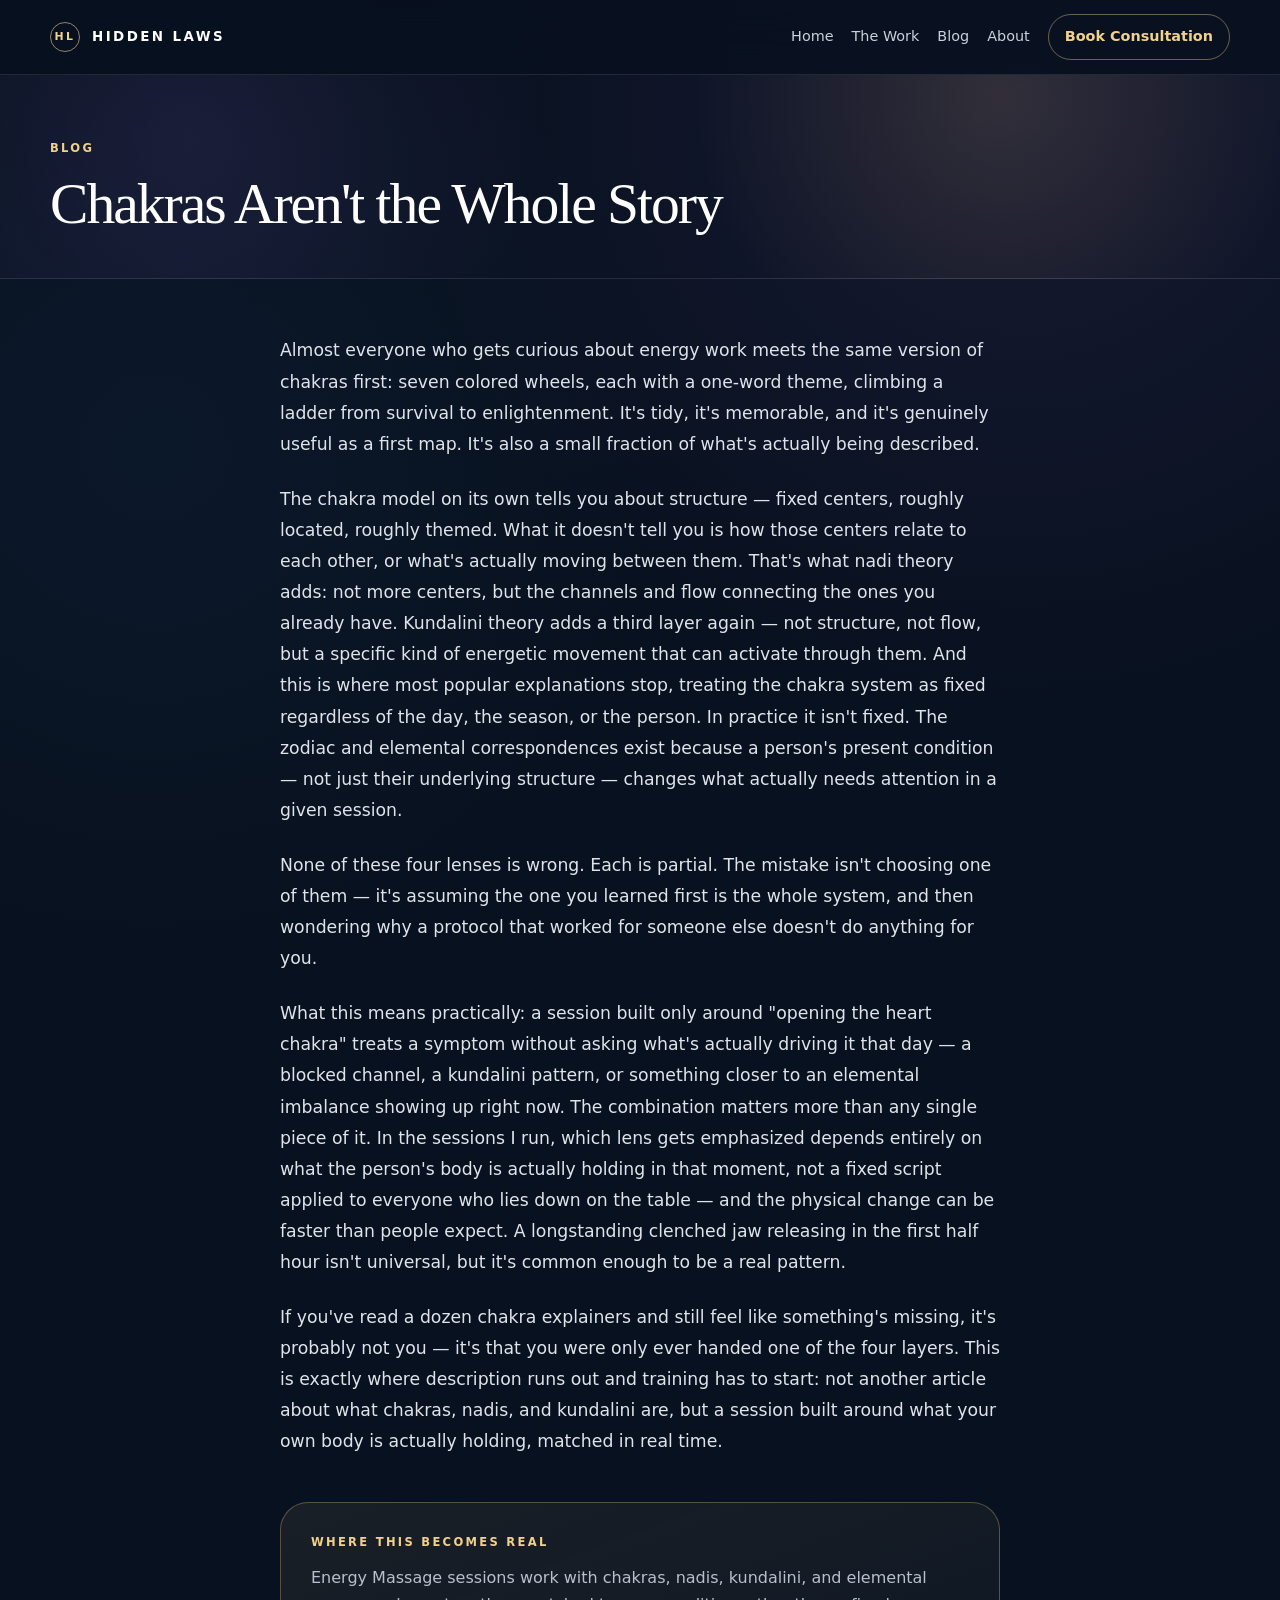
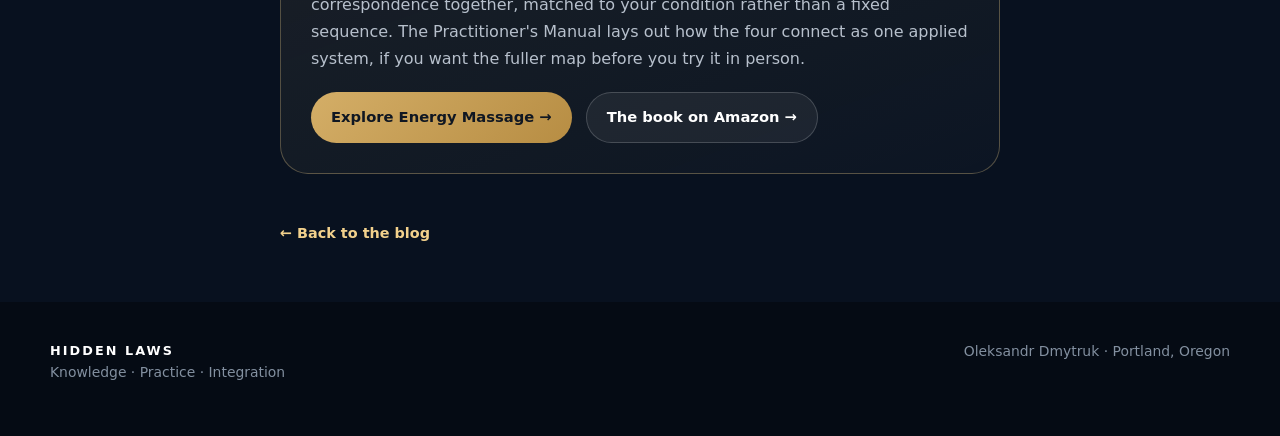
<file: blog/chakras-arent-the-whole-story.html>
<!doctype html>
<html lang="en">
<head>
<script async src="https://www.googletagmanager.com/gtm.js?id=GTM-NLMQ6MXS"></script>
<script>
  window.dataLayer = window.dataLayer || [];
  function gtag(){dataLayer.push(arguments);}
  gtag('js', new Date());
</script>
<meta charset="utf-8">
<meta name="viewport" content="width=device-width,initial-scale=1,viewport-fit=cover">
<title>Chakras Aren't the Whole Story — Hidden Laws</title>
<meta name="description" content="The seven-color chakra explainer everyone learns first is only one of four layers. Here's what nadi theory, kundalini, and elemental correspondence each add.">
<meta name="theme-color" content="#08111f">
<link rel="canonical" href="https://hidden-laws.com/blog/chakras-arent-the-whole-story.html">
<meta property="og:title" content="Chakras Aren't the Whole Story — Hidden Laws">
<meta property="og:description" content="The seven-color chakra explainer everyone learns first is only one of four layers. Here's what nadi theory, kundalini, and elemental correspondence each add.">
<meta property="og:type" content="article">
<meta property="og:url" content="https://hidden-laws.com/blog/chakras-arent-the-whole-story.html">
<meta property="og:image" content="https://hidden-laws.com/assets/social/og-image.jpg">
<meta property="og:image:width" content="1199">
<meta property="og:image:height" content="630">
<meta name="twitter:card" content="summary_large_image">
<meta name="twitter:title" content="Chakras Aren't the Whole Story — Hidden Laws">
<meta name="twitter:description" content="The seven-color chakra explainer everyone learns first is only one of four layers. Here's what nadi theory, kundalini, and elemental correspondence each add.">
<meta name="twitter:image" content="https://hidden-laws.com/assets/social/og-image.jpg">
<style>
:root{--night:#08111f;--night2:#0d1c30;--ink:#f7f0df;--muted:#b7c0cc;--gold:#d4ae67;--gold2:#f2d18c;--line:rgba(212,174,103,.24);--line2:rgba(255,255,255,.1);--glass:rgba(14,29,48,.66);--shadow:0 28px 90px rgba(0,0,0,.34);--max:1180px;--radius:28px}
*{box-sizing:border-box}html{scroll-behavior:smooth;overflow-x:hidden}body{margin:0;background:radial-gradient(circle at 80% 5%,rgba(114,80,167,.14),transparent 28%),radial-gradient(circle at 12% 22%,rgba(36,79,123,.12),transparent 26%),var(--night);color:var(--ink);font-family:Inter,ui-sans-serif,system-ui,-apple-system,BlinkMacSystemFont,"Segoe UI",sans-serif;line-height:1.65;-webkit-font-smoothing:antialiased}
a{color:inherit;text-decoration:none}.wrap{width:min(var(--max),calc(100% - 42px));margin:auto}:focus-visible{outline:3px solid rgba(242,209,140,.6);outline-offset:3px}
header{position:sticky;top:0;z-index:60;background:rgba(8,17,31,.82);backdrop-filter:blur(18px);border-bottom:1px solid var(--line2)}nav{min-height:74px;display:flex;align-items:center;justify-content:space-between;gap:24px}.brand{display:flex;align-items:center;gap:12px;font-weight:820;letter-spacing:.18em;font-size:.84rem;color:#fff}.brand-mark{width:30px;height:30px;border:1px solid rgba(242,209,140,.6);border-radius:50%;display:grid;place-items:center;color:var(--gold2);font-size:.68rem}.navlinks{display:flex;align-items:center;gap:18px;font-size:.9rem;color:#c9d1dc}.navlinks a:hover{color:#fff}.nav-cta{border:1px solid rgba(242,209,140,.42);padding:10px 16px;border-radius:999px;color:var(--gold2);font-weight:760}.menu{display:none;border:1px solid var(--line);background:rgba(255,255,255,.04);color:#fff;border-radius:12px;padding:10px 12px;font-weight:760}
.hero{position:relative;padding:64px 0 44px;border-bottom:1px solid var(--line2);background:radial-gradient(circle at 78% 10%,rgba(212,174,103,.14),transparent 30%),radial-gradient(circle at 15% 30%,rgba(114,80,167,.16),transparent 32%)}
.eyebrow{font-size:.72rem;text-transform:uppercase;letter-spacing:.2em;font-weight:820;color:var(--gold2)}
h1,h2{font-family:Georgia,"Times New Roman",serif;font-weight:400;color:#fff;letter-spacing:-.035em}
h1{font-size:clamp(2.2rem,4.6vw,3.6rem);line-height:1.05;margin:16px 0 0;max-width:820px}
main section{padding:56px 0}
.article-body{max-width:720px;margin:0 auto}
.article-body p{color:#dfe4ea;font-size:1.08rem;line-height:1.8;margin:0 0 24px}
.bridge-callout{margin-top:44px;padding:30px;border:1px solid rgba(242,209,140,.3);border-radius:var(--radius);background:linear-gradient(160deg,rgba(242,209,140,.08),rgba(255,255,255,.02))}
.bridge-callout .eyebrow{display:block;margin-bottom:12px}
.bridge-callout p{color:var(--muted);font-size:1rem;line-height:1.7;margin:0 0 20px}
.bridge-links{display:flex;gap:14px;flex-wrap:wrap}
.btn{display:inline-flex;align-items:center;justify-content:center;min-height:46px;padding:12px 20px;border-radius:999px;background:linear-gradient(135deg,#d4ae67,#b78d43);color:#101722;font-weight:820;border:0;font-size:.92rem;transition:.2s}
.btn:hover{transform:translateY(-2px);box-shadow:0 14px 34px rgba(0,0,0,.28)}
.btn.light{background:rgba(255,255,255,.06);border:1px solid rgba(255,255,255,.18);color:#fff}
.back-link{display:inline-flex;align-items:center;gap:8px;color:var(--gold2);font-weight:760;font-size:.9rem;margin-top:48px}
.back-link:hover{text-decoration:underline}
footer{padding:38px 0 52px;background:#050b14}.footer-row{display:flex;justify-content:space-between;gap:18px;flex-wrap:wrap;color:#8390a0;font-size:.87rem}.footer-title{color:#fff;font-weight:820;letter-spacing:.16em;font-size:.8rem}
@media(max-width:760px){.wrap{width:calc(100% - 30px)}nav{min-height:68px}.menu{display:block}.navlinks{display:none;position:absolute;top:68px;left:14px;right:14px;flex-direction:column;align-items:stretch;background:var(--night);padding:12px;border:1px solid var(--line2);border-radius:18px}.navlinks.open{display:flex}.navlinks a{padding:11px 12px}main section{padding:40px 0}.bridge-callout{padding:22px}}
</style>
</head>
<body>
<header><div class="wrap"><nav><a class="brand" href="/"><span class="brand-mark">HL</span><span>HIDDEN LAWS</span></a><button class="menu" id="menuBtn" type="button" aria-expanded="false" aria-controls="navlinks">Menu</button><div class="navlinks" id="navlinks"><a href="/">Home</a><a href="/oleksandr-dmytruk.html">The Work</a><a href="/blog/">Blog</a><a href="/#about">About</a><a class="nav-cta" href="https://cal.com/ascend-5vlj4z/consultation" target="_blank" rel="noopener">Book Consultation</a></div></nav></div></header>
<main>
<section class="hero"><div class="wrap"><div class="eyebrow">Blog</div><h1>Chakras Aren't the Whole Story</h1></div></section>
<section><div class="wrap article-body">

<p>Almost everyone who gets curious about energy work meets the same version of chakras first: seven colored wheels, each with a one-word theme, climbing a ladder from survival to enlightenment. It's tidy, it's memorable, and it's genuinely useful as a first map. It's also a small fraction of what's actually being described.</p>

<p>The chakra model on its own tells you about structure — fixed centers, roughly located, roughly themed. What it doesn't tell you is how those centers relate to each other, or what's actually moving between them. That's what nadi theory adds: not more centers, but the channels and flow connecting the ones you already have. Kundalini theory adds a third layer again — not structure, not flow, but a specific kind of energetic movement that can activate through them. And this is where most popular explanations stop, treating the chakra system as fixed regardless of the day, the season, or the person. In practice it isn't fixed. The zodiac and elemental correspondences exist because a person's present condition — not just their underlying structure — changes what actually needs attention in a given session.</p>

<p>None of these four lenses is wrong. Each is partial. The mistake isn't choosing one of them — it's assuming the one you learned first is the whole system, and then wondering why a protocol that worked for someone else doesn't do anything for you.</p>

<p>What this means practically: a session built only around "opening the heart chakra" treats a symptom without asking what's actually driving it that day — a blocked channel, a kundalini pattern, or something closer to an elemental imbalance showing up right now. The combination matters more than any single piece of it. In the sessions I run, which lens gets emphasized depends entirely on what the person's body is actually holding in that moment, not a fixed script applied to everyone who lies down on the table — and the physical change can be faster than people expect. A longstanding clenched jaw releasing in the first half hour isn't universal, but it's common enough to be a real pattern.</p>

<p>If you've read a dozen chakra explainers and still feel like something's missing, it's probably not you — it's that you were only ever handed one of the four layers. This is exactly where description runs out and training has to start: not another article about what chakras, nadis, and kundalini are, but a session built around what your own body is actually holding, matched in real time.</p>

<div class="bridge-callout">
<div class="eyebrow">Where this becomes real</div>
<p>Energy Massage sessions work with chakras, nadis, kundalini, and elemental correspondence together, matched to your condition rather than a fixed sequence. The Practitioner's Manual lays out how the four connect as one applied system, if you want the fuller map before you try it in person.</p>
<div class="bridge-links">
<a class="btn" href="/massage.html">Explore Energy Massage →</a>
<a class="btn light" href="https://www.amazon.com/gp/product/B0GX2ZMXDF?language=en_US&currency=USD" target="_blank" rel="noopener">The book on Amazon →</a>
</div>
</div>

<a class="back-link" href="/blog/">← Back to the blog</a>
</div></section>
</main>
<footer><div class="wrap footer-row"><div><div class="footer-title">HIDDEN LAWS</div><div>Knowledge · Practice · Integration</div></div><div>Oleksandr Dmytruk · Portland, Oregon</div></div></footer>
<script>
const menuBtn=document.getElementById('menuBtn'),navlinks=document.getElementById('navlinks');menuBtn?.addEventListener('click',()=>{const open=navlinks.classList.toggle('open');menuBtn.setAttribute('aria-expanded',String(open))});navlinks?.querySelectorAll('a').forEach(a=>a.addEventListener('click',()=>{navlinks.classList.remove('open');menuBtn?.setAttribute('aria-expanded','false')}));addEventListener('keydown',e=>{if(e.key==='Escape'){navlinks?.classList.remove('open');menuBtn?.setAttribute('aria-expanded','false')}});
</script>
</body>
</html>
</file>
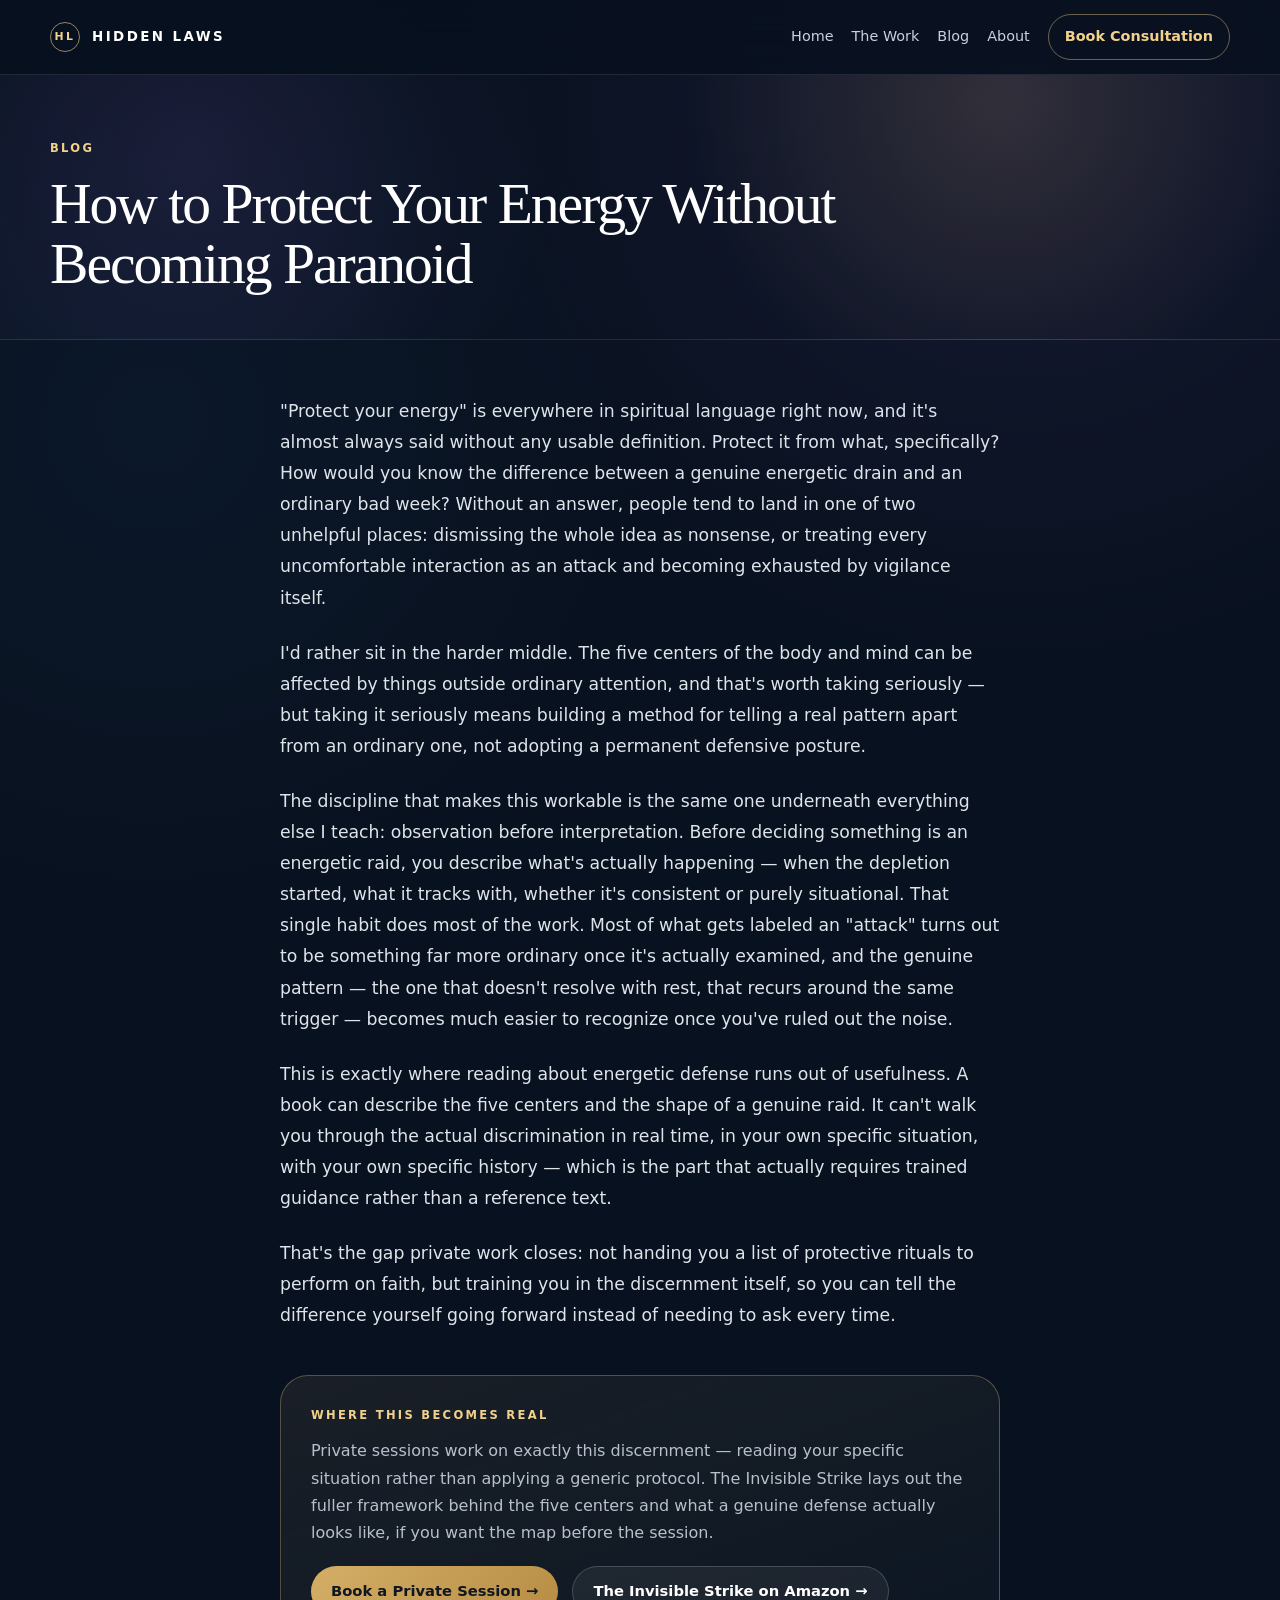
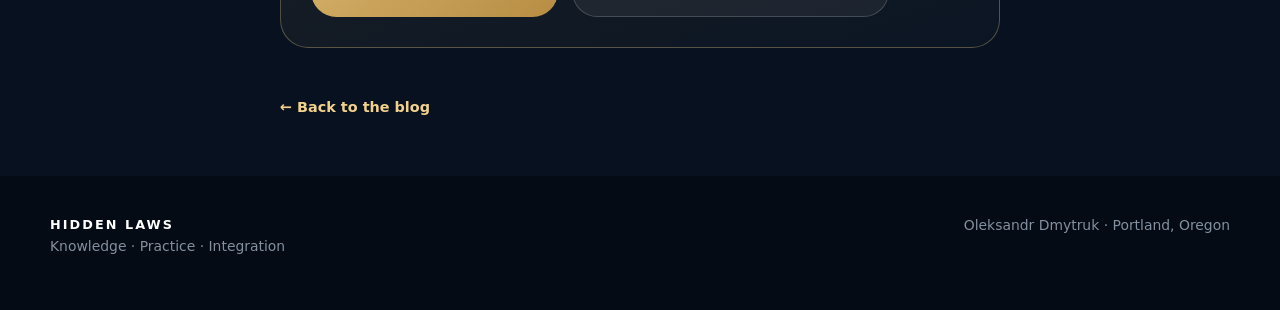
<file: blog/how-to-protect-your-energy-without-becoming-paranoid.html>
<!doctype html>
<html lang="en">
<head>
<script async src="https://www.googletagmanager.com/gtm.js?id=GTM-NLMQ6MXS"></script>
<script>
  window.dataLayer = window.dataLayer || [];
  function gtag(){dataLayer.push(arguments);}
  gtag('js', new Date());
</script>
<meta charset="utf-8">
<meta name="viewport" content="width=device-width,initial-scale=1,viewport-fit=cover">
<title>How to Protect Your Energy Without Becoming Paranoid — Hidden Laws</title>
<meta name="description" content="Telling a genuine energetic drain apart from an ordinary bad week, without landing in either denial or constant vigilance.">
<meta name="theme-color" content="#08111f">
<link rel="canonical" href="https://hidden-laws.com/blog/how-to-protect-your-energy-without-becoming-paranoid.html">
<meta property="og:title" content="How to Protect Your Energy Without Becoming Paranoid — Hidden Laws">
<meta property="og:description" content="Telling a genuine energetic drain apart from an ordinary bad week, without landing in either denial or constant vigilance.">
<meta property="og:type" content="article">
<meta property="og:url" content="https://hidden-laws.com/blog/how-to-protect-your-energy-without-becoming-paranoid.html">
<meta property="og:image" content="https://hidden-laws.com/assets/social/og-image.jpg">
<meta property="og:image:width" content="1199">
<meta property="og:image:height" content="630">
<meta name="twitter:card" content="summary_large_image">
<meta name="twitter:title" content="How to Protect Your Energy Without Becoming Paranoid — Hidden Laws">
<meta name="twitter:description" content="Telling a genuine energetic drain apart from an ordinary bad week, without landing in either denial or constant vigilance.">
<meta name="twitter:image" content="https://hidden-laws.com/assets/social/og-image.jpg">
<style>
:root{--night:#08111f;--night2:#0d1c30;--ink:#f7f0df;--muted:#b7c0cc;--gold:#d4ae67;--gold2:#f2d18c;--line:rgba(212,174,103,.24);--line2:rgba(255,255,255,.1);--glass:rgba(14,29,48,.66);--shadow:0 28px 90px rgba(0,0,0,.34);--max:1180px;--radius:28px}
*{box-sizing:border-box}html{scroll-behavior:smooth;overflow-x:hidden}body{margin:0;background:radial-gradient(circle at 80% 5%,rgba(114,80,167,.14),transparent 28%),radial-gradient(circle at 12% 22%,rgba(36,79,123,.12),transparent 26%),var(--night);color:var(--ink);font-family:Inter,ui-sans-serif,system-ui,-apple-system,BlinkMacSystemFont,"Segoe UI",sans-serif;line-height:1.65;-webkit-font-smoothing:antialiased}
a{color:inherit;text-decoration:none}.wrap{width:min(var(--max),calc(100% - 42px));margin:auto}:focus-visible{outline:3px solid rgba(242,209,140,.6);outline-offset:3px}
header{position:sticky;top:0;z-index:60;background:rgba(8,17,31,.82);backdrop-filter:blur(18px);border-bottom:1px solid var(--line2)}nav{min-height:74px;display:flex;align-items:center;justify-content:space-between;gap:24px}.brand{display:flex;align-items:center;gap:12px;font-weight:820;letter-spacing:.18em;font-size:.84rem;color:#fff}.brand-mark{width:30px;height:30px;border:1px solid rgba(242,209,140,.6);border-radius:50%;display:grid;place-items:center;color:var(--gold2);font-size:.68rem}.navlinks{display:flex;align-items:center;gap:18px;font-size:.9rem;color:#c9d1dc}.navlinks a:hover{color:#fff}.nav-cta{border:1px solid rgba(242,209,140,.42);padding:10px 16px;border-radius:999px;color:var(--gold2);font-weight:760}.menu{display:none;border:1px solid var(--line);background:rgba(255,255,255,.04);color:#fff;border-radius:12px;padding:10px 12px;font-weight:760}
.hero{position:relative;padding:64px 0 44px;border-bottom:1px solid var(--line2);background:radial-gradient(circle at 78% 10%,rgba(212,174,103,.14),transparent 30%),radial-gradient(circle at 15% 30%,rgba(114,80,167,.16),transparent 32%)}
.eyebrow{font-size:.72rem;text-transform:uppercase;letter-spacing:.2em;font-weight:820;color:var(--gold2)}
h1,h2{font-family:Georgia,"Times New Roman",serif;font-weight:400;color:#fff;letter-spacing:-.035em}
h1{font-size:clamp(2.2rem,4.6vw,3.6rem);line-height:1.05;margin:16px 0 0;max-width:820px}
main section{padding:56px 0}
.article-body{max-width:720px;margin:0 auto}
.article-body p{color:#dfe4ea;font-size:1.08rem;line-height:1.8;margin:0 0 24px}
.bridge-callout{margin-top:44px;padding:30px;border:1px solid rgba(242,209,140,.3);border-radius:var(--radius);background:linear-gradient(160deg,rgba(242,209,140,.08),rgba(255,255,255,.02))}
.bridge-callout .eyebrow{display:block;margin-bottom:12px}
.bridge-callout p{color:var(--muted);font-size:1rem;line-height:1.7;margin:0 0 20px}
.bridge-links{display:flex;gap:14px;flex-wrap:wrap}
.btn{display:inline-flex;align-items:center;justify-content:center;min-height:46px;padding:12px 20px;border-radius:999px;background:linear-gradient(135deg,#d4ae67,#b78d43);color:#101722;font-weight:820;border:0;font-size:.92rem;transition:.2s}
.btn:hover{transform:translateY(-2px);box-shadow:0 14px 34px rgba(0,0,0,.28)}
.btn.light{background:rgba(255,255,255,.06);border:1px solid rgba(255,255,255,.18);color:#fff}
.back-link{display:inline-flex;align-items:center;gap:8px;color:var(--gold2);font-weight:760;font-size:.9rem;margin-top:48px}
.back-link:hover{text-decoration:underline}
footer{padding:38px 0 52px;background:#050b14}.footer-row{display:flex;justify-content:space-between;gap:18px;flex-wrap:wrap;color:#8390a0;font-size:.87rem}.footer-title{color:#fff;font-weight:820;letter-spacing:.16em;font-size:.8rem}
@media(max-width:760px){.wrap{width:calc(100% - 30px)}nav{min-height:68px}.menu{display:block}.navlinks{display:none;position:absolute;top:68px;left:14px;right:14px;flex-direction:column;align-items:stretch;background:var(--night);padding:12px;border:1px solid var(--line2);border-radius:18px}.navlinks.open{display:flex}.navlinks a{padding:11px 12px}main section{padding:40px 0}.bridge-callout{padding:22px}}
</style>
</head>
<body>
<header><div class="wrap"><nav><a class="brand" href="/"><span class="brand-mark">HL</span><span>HIDDEN LAWS</span></a><button class="menu" id="menuBtn" type="button" aria-expanded="false" aria-controls="navlinks">Menu</button><div class="navlinks" id="navlinks"><a href="/">Home</a><a href="/oleksandr-dmytruk.html">The Work</a><a href="/blog/">Blog</a><a href="/#about">About</a><a class="nav-cta" href="https://cal.com/ascend-5vlj4z/consultation" target="_blank" rel="noopener">Book Consultation</a></div></nav></div></header>
<main>
<section class="hero"><div class="wrap"><div class="eyebrow">Blog</div><h1>How to Protect Your Energy Without Becoming Paranoid</h1></div></section>
<section><div class="wrap article-body">

<p>"Protect your energy" is everywhere in spiritual language right now, and it's almost always said without any usable definition. Protect it from what, specifically? How would you know the difference between a genuine energetic drain and an ordinary bad week? Without an answer, people tend to land in one of two unhelpful places: dismissing the whole idea as nonsense, or treating every uncomfortable interaction as an attack and becoming exhausted by vigilance itself.</p>

<p>I'd rather sit in the harder middle. The five centers of the body and mind can be affected by things outside ordinary attention, and that's worth taking seriously — but taking it seriously means building a method for telling a real pattern apart from an ordinary one, not adopting a permanent defensive posture.</p>

<p>The discipline that makes this workable is the same one underneath everything else I teach: observation before interpretation. Before deciding something is an energetic raid, you describe what's actually happening — when the depletion started, what it tracks with, whether it's consistent or purely situational. That single habit does most of the work. Most of what gets labeled an "attack" turns out to be something far more ordinary once it's actually examined, and the genuine pattern — the one that doesn't resolve with rest, that recurs around the same trigger — becomes much easier to recognize once you've ruled out the noise.</p>

<p>This is exactly where reading about energetic defense runs out of usefulness. A book can describe the five centers and the shape of a genuine raid. It can't walk you through the actual discrimination in real time, in your own specific situation, with your own specific history — which is the part that actually requires trained guidance rather than a reference text.</p>

<p>That's the gap private work closes: not handing you a list of protective rituals to perform on faith, but training you in the discernment itself, so you can tell the difference yourself going forward instead of needing to ask every time.</p>

<div class="bridge-callout">
<div class="eyebrow">Where this becomes real</div>
<p>Private sessions work on exactly this discernment — reading your specific situation rather than applying a generic protocol. The Invisible Strike lays out the fuller framework behind the five centers and what a genuine defense actually looks like, if you want the map before the session.</p>
<div class="bridge-links">
<a class="btn" href="https://cal.com/ascend-5vlj4z/private-session" target="_blank" rel="noopener">Book a Private Session →</a>
<a class="btn light" href="https://www.amazon.com/gp/product/B0H7QQPL8V?language=en_US&currency=USD" target="_blank" rel="noopener">The Invisible Strike on Amazon →</a>
</div>
</div>

<a class="back-link" href="/blog/">← Back to the blog</a>
</div></section>
</main>
<footer><div class="wrap footer-row"><div><div class="footer-title">HIDDEN LAWS</div><div>Knowledge · Practice · Integration</div></div><div>Oleksandr Dmytruk · Portland, Oregon</div></div></footer>
<script>
const menuBtn=document.getElementById('menuBtn'),navlinks=document.getElementById('navlinks');menuBtn?.addEventListener('click',()=>{const open=navlinks.classList.toggle('open');menuBtn.setAttribute('aria-expanded',String(open))});navlinks?.querySelectorAll('a').forEach(a=>a.addEventListener('click',()=>{navlinks.classList.remove('open');menuBtn?.setAttribute('aria-expanded','false')}));addEventListener('keydown',e=>{if(e.key==='Escape'){navlinks?.classList.remove('open');menuBtn?.setAttribute('aria-expanded','false')}});
</script>
</body>
</html>
</file>
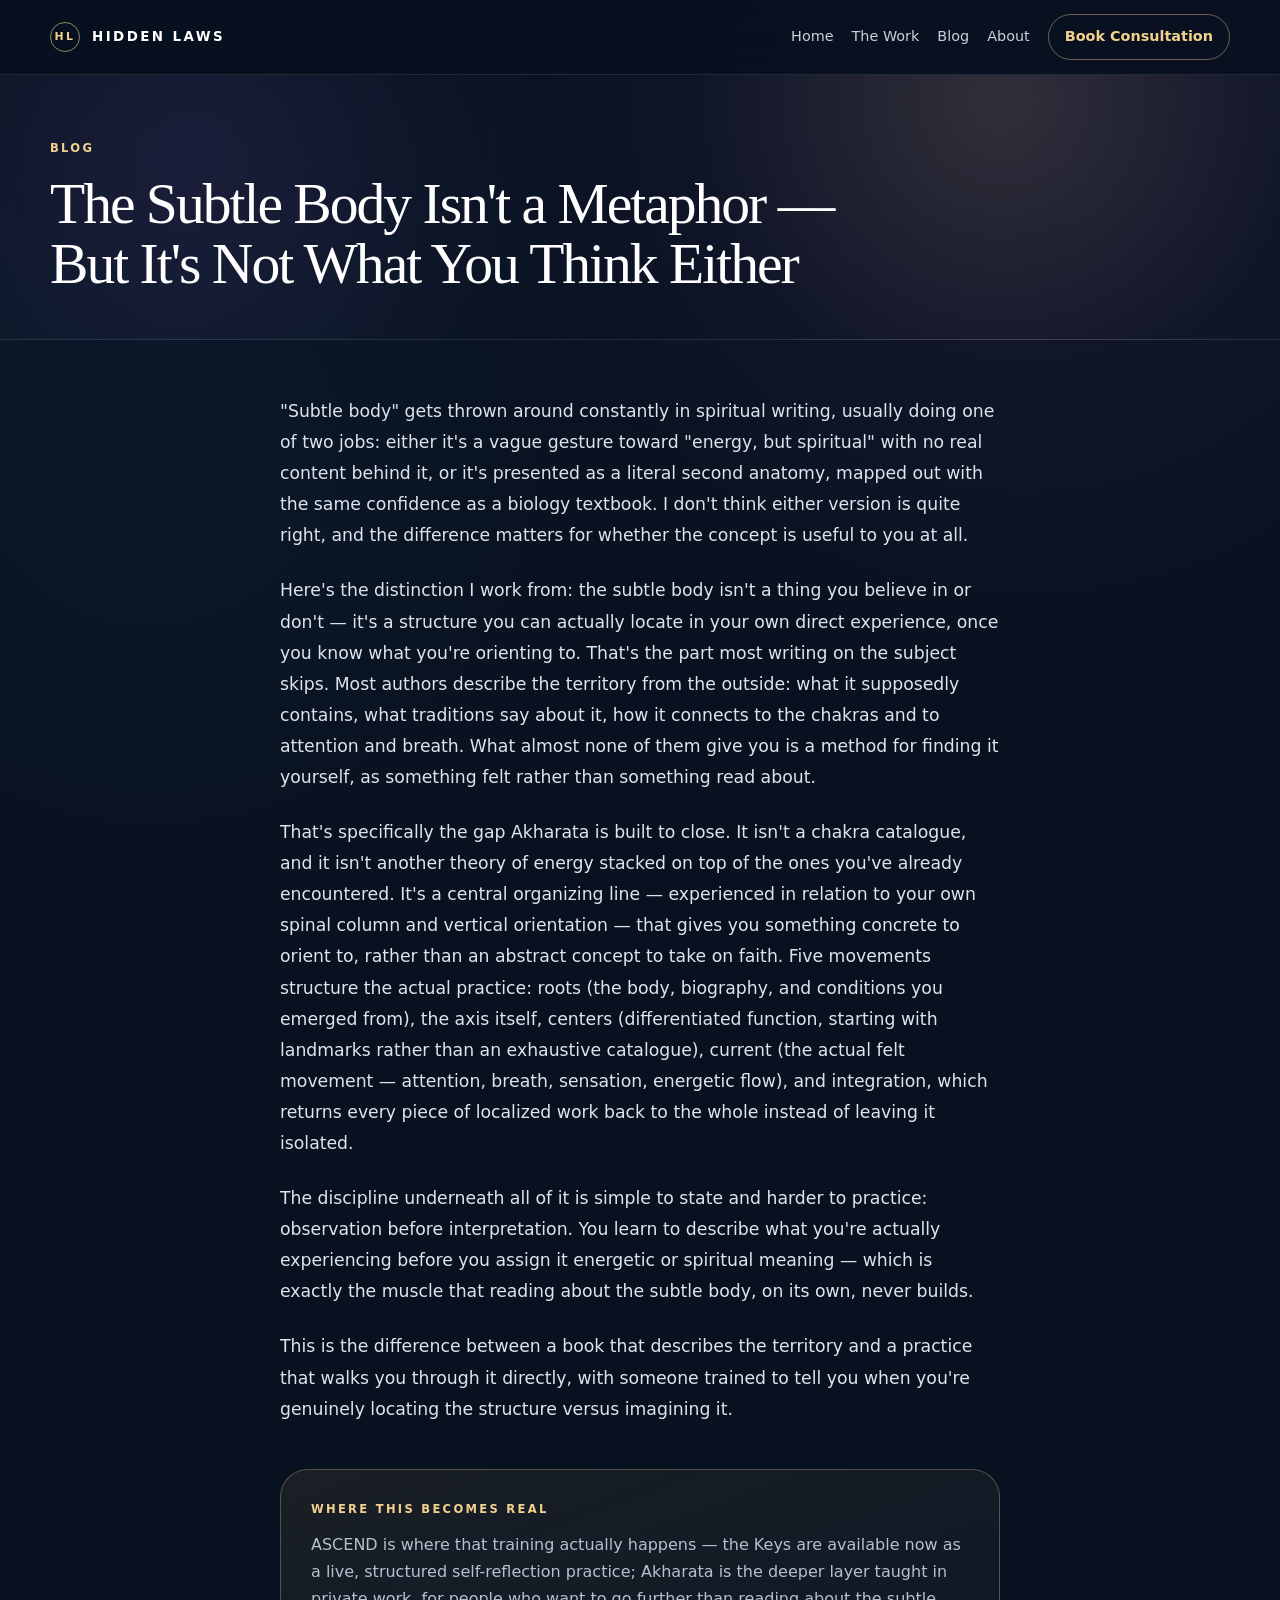
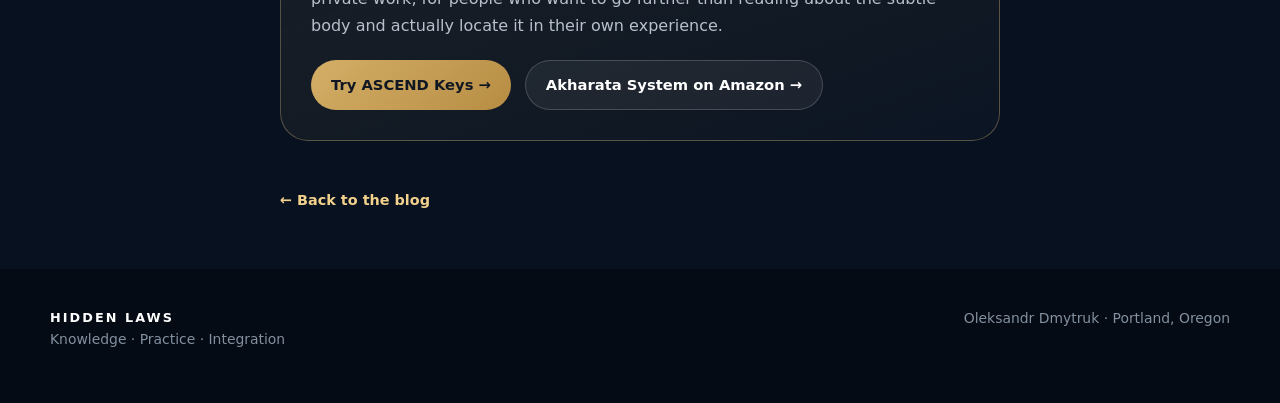
<file: blog/the-subtle-body-isnt-a-metaphor.html>
<!doctype html>
<html lang="en">
<head>
<script async src="https://www.googletagmanager.com/gtm.js?id=GTM-NLMQ6MXS"></script>
<script>
  window.dataLayer = window.dataLayer || [];
  function gtag(){dataLayer.push(arguments);}
  gtag('js', new Date());
</script>
<meta charset="utf-8">
<meta name="viewport" content="width=device-width,initial-scale=1,viewport-fit=cover">
<title>The Subtle Body Isn't a Metaphor — Hidden Laws</title>
<meta name="description" content="Most writing on the subtle body describes it from the outside. Almost none of it gives you a method for finding it in your own direct experience.">
<meta name="theme-color" content="#08111f">
<link rel="canonical" href="https://hidden-laws.com/blog/the-subtle-body-isnt-a-metaphor.html">
<meta property="og:title" content="The Subtle Body Isn't a Metaphor — Hidden Laws">
<meta property="og:description" content="Most writing on the subtle body describes it from the outside. Almost none of it gives you a method for finding it in your own direct experience.">
<meta property="og:type" content="article">
<meta property="og:url" content="https://hidden-laws.com/blog/the-subtle-body-isnt-a-metaphor.html">
<meta property="og:image" content="https://hidden-laws.com/assets/social/og-image.jpg">
<meta property="og:image:width" content="1199">
<meta property="og:image:height" content="630">
<meta name="twitter:card" content="summary_large_image">
<meta name="twitter:title" content="The Subtle Body Isn't a Metaphor — Hidden Laws">
<meta name="twitter:description" content="Most writing on the subtle body describes it from the outside. Almost none of it gives you a method for finding it in your own direct experience.">
<meta name="twitter:image" content="https://hidden-laws.com/assets/social/og-image.jpg">
<style>
:root{--night:#08111f;--night2:#0d1c30;--ink:#f7f0df;--muted:#b7c0cc;--gold:#d4ae67;--gold2:#f2d18c;--line:rgba(212,174,103,.24);--line2:rgba(255,255,255,.1);--glass:rgba(14,29,48,.66);--shadow:0 28px 90px rgba(0,0,0,.34);--max:1180px;--radius:28px}
*{box-sizing:border-box}html{scroll-behavior:smooth;overflow-x:hidden}body{margin:0;background:radial-gradient(circle at 80% 5%,rgba(114,80,167,.14),transparent 28%),radial-gradient(circle at 12% 22%,rgba(36,79,123,.12),transparent 26%),var(--night);color:var(--ink);font-family:Inter,ui-sans-serif,system-ui,-apple-system,BlinkMacSystemFont,"Segoe UI",sans-serif;line-height:1.65;-webkit-font-smoothing:antialiased}
a{color:inherit;text-decoration:none}.wrap{width:min(var(--max),calc(100% - 42px));margin:auto}:focus-visible{outline:3px solid rgba(242,209,140,.6);outline-offset:3px}
header{position:sticky;top:0;z-index:60;background:rgba(8,17,31,.82);backdrop-filter:blur(18px);border-bottom:1px solid var(--line2)}nav{min-height:74px;display:flex;align-items:center;justify-content:space-between;gap:24px}.brand{display:flex;align-items:center;gap:12px;font-weight:820;letter-spacing:.18em;font-size:.84rem;color:#fff}.brand-mark{width:30px;height:30px;border:1px solid rgba(242,209,140,.6);border-radius:50%;display:grid;place-items:center;color:var(--gold2);font-size:.68rem}.navlinks{display:flex;align-items:center;gap:18px;font-size:.9rem;color:#c9d1dc}.navlinks a:hover{color:#fff}.nav-cta{border:1px solid rgba(242,209,140,.42);padding:10px 16px;border-radius:999px;color:var(--gold2);font-weight:760}.menu{display:none;border:1px solid var(--line);background:rgba(255,255,255,.04);color:#fff;border-radius:12px;padding:10px 12px;font-weight:760}
.hero{position:relative;padding:64px 0 44px;border-bottom:1px solid var(--line2);background:radial-gradient(circle at 78% 10%,rgba(212,174,103,.14),transparent 30%),radial-gradient(circle at 15% 30%,rgba(114,80,167,.16),transparent 32%)}
.eyebrow{font-size:.72rem;text-transform:uppercase;letter-spacing:.2em;font-weight:820;color:var(--gold2)}
h1,h2{font-family:Georgia,"Times New Roman",serif;font-weight:400;color:#fff;letter-spacing:-.035em}
h1{font-size:clamp(2.2rem,4.6vw,3.6rem);line-height:1.05;margin:16px 0 0;max-width:820px}
main section{padding:56px 0}
.article-body{max-width:720px;margin:0 auto}
.article-body p{color:#dfe4ea;font-size:1.08rem;line-height:1.8;margin:0 0 24px}
.bridge-callout{margin-top:44px;padding:30px;border:1px solid rgba(242,209,140,.3);border-radius:var(--radius);background:linear-gradient(160deg,rgba(242,209,140,.08),rgba(255,255,255,.02))}
.bridge-callout .eyebrow{display:block;margin-bottom:12px}
.bridge-callout p{color:var(--muted);font-size:1rem;line-height:1.7;margin:0 0 20px}
.bridge-links{display:flex;gap:14px;flex-wrap:wrap}
.btn{display:inline-flex;align-items:center;justify-content:center;min-height:46px;padding:12px 20px;border-radius:999px;background:linear-gradient(135deg,#d4ae67,#b78d43);color:#101722;font-weight:820;border:0;font-size:.92rem;transition:.2s}
.btn:hover{transform:translateY(-2px);box-shadow:0 14px 34px rgba(0,0,0,.28)}
.btn.light{background:rgba(255,255,255,.06);border:1px solid rgba(255,255,255,.18);color:#fff}
.back-link{display:inline-flex;align-items:center;gap:8px;color:var(--gold2);font-weight:760;font-size:.9rem;margin-top:48px}
.back-link:hover{text-decoration:underline}
footer{padding:38px 0 52px;background:#050b14}.footer-row{display:flex;justify-content:space-between;gap:18px;flex-wrap:wrap;color:#8390a0;font-size:.87rem}.footer-title{color:#fff;font-weight:820;letter-spacing:.16em;font-size:.8rem}
@media(max-width:760px){.wrap{width:calc(100% - 30px)}nav{min-height:68px}.menu{display:block}.navlinks{display:none;position:absolute;top:68px;left:14px;right:14px;flex-direction:column;align-items:stretch;background:var(--night);padding:12px;border:1px solid var(--line2);border-radius:18px}.navlinks.open{display:flex}.navlinks a{padding:11px 12px}main section{padding:40px 0}.bridge-callout{padding:22px}}
</style>
</head>
<body>
<header><div class="wrap"><nav><a class="brand" href="/"><span class="brand-mark">HL</span><span>HIDDEN LAWS</span></a><button class="menu" id="menuBtn" type="button" aria-expanded="false" aria-controls="navlinks">Menu</button><div class="navlinks" id="navlinks"><a href="/">Home</a><a href="/oleksandr-dmytruk.html">The Work</a><a href="/blog/">Blog</a><a href="/#about">About</a><a class="nav-cta" href="https://cal.com/ascend-5vlj4z/consultation" target="_blank" rel="noopener">Book Consultation</a></div></nav></div></header>
<main>
<section class="hero"><div class="wrap"><div class="eyebrow">Blog</div><h1>The Subtle Body Isn't a Metaphor — But It's Not What You Think Either</h1></div></section>
<section><div class="wrap article-body">

<p>"Subtle body" gets thrown around constantly in spiritual writing, usually doing one of two jobs: either it's a vague gesture toward "energy, but spiritual" with no real content behind it, or it's presented as a literal second anatomy, mapped out with the same confidence as a biology textbook. I don't think either version is quite right, and the difference matters for whether the concept is useful to you at all.</p>

<p>Here's the distinction I work from: the subtle body isn't a thing you believe in or don't — it's a structure you can actually locate in your own direct experience, once you know what you're orienting to. That's the part most writing on the subject skips. Most authors describe the territory from the outside: what it supposedly contains, what traditions say about it, how it connects to the chakras and to attention and breath. What almost none of them give you is a method for finding it yourself, as something felt rather than something read about.</p>

<p>That's specifically the gap Akharata is built to close. It isn't a chakra catalogue, and it isn't another theory of energy stacked on top of the ones you've already encountered. It's a central organizing line — experienced in relation to your own spinal column and vertical orientation — that gives you something concrete to orient to, rather than an abstract concept to take on faith. Five movements structure the actual practice: roots (the body, biography, and conditions you emerged from), the axis itself, centers (differentiated function, starting with landmarks rather than an exhaustive catalogue), current (the actual felt movement — attention, breath, sensation, energetic flow), and integration, which returns every piece of localized work back to the whole instead of leaving it isolated.</p>

<p>The discipline underneath all of it is simple to state and harder to practice: observation before interpretation. You learn to describe what you're actually experiencing before you assign it energetic or spiritual meaning — which is exactly the muscle that reading about the subtle body, on its own, never builds.</p>

<p>This is the difference between a book that describes the territory and a practice that walks you through it directly, with someone trained to tell you when you're genuinely locating the structure versus imagining it.</p>

<div class="bridge-callout">
<div class="eyebrow">Where this becomes real</div>
<p>ASCEND is where that training actually happens — the Keys are available now as a live, structured self-reflection practice; Akharata is the deeper layer taught in private work, for people who want to go further than reading about the subtle body and actually locate it in their own experience.</p>
<div class="bridge-links">
<a class="btn" href="https://play.google.com/store/apps/details?id=com.ascend.keys26" target="_blank" rel="noopener">Try ASCEND Keys →</a>
<a class="btn light" href="https://www.amazon.com/gp/product/B0HD6WSXQC?language=en_US&currency=USD" target="_blank" rel="noopener">Akharata System on Amazon →</a>
</div>
</div>

<a class="back-link" href="/blog/">← Back to the blog</a>
</div></section>
</main>
<footer><div class="wrap footer-row"><div><div class="footer-title">HIDDEN LAWS</div><div>Knowledge · Practice · Integration</div></div><div>Oleksandr Dmytruk · Portland, Oregon</div></div></footer>
<script>
const menuBtn=document.getElementById('menuBtn'),navlinks=document.getElementById('navlinks');menuBtn?.addEventListener('click',()=>{const open=navlinks.classList.toggle('open');menuBtn.setAttribute('aria-expanded',String(open))});navlinks?.querySelectorAll('a').forEach(a=>a.addEventListener('click',()=>{navlinks.classList.remove('open');menuBtn?.setAttribute('aria-expanded','false')}));addEventListener('keydown',e=>{if(e.key==='Escape'){navlinks?.classList.remove('open');menuBtn?.setAttribute('aria-expanded','false')}});
</script>
</body>
</html>
</file>
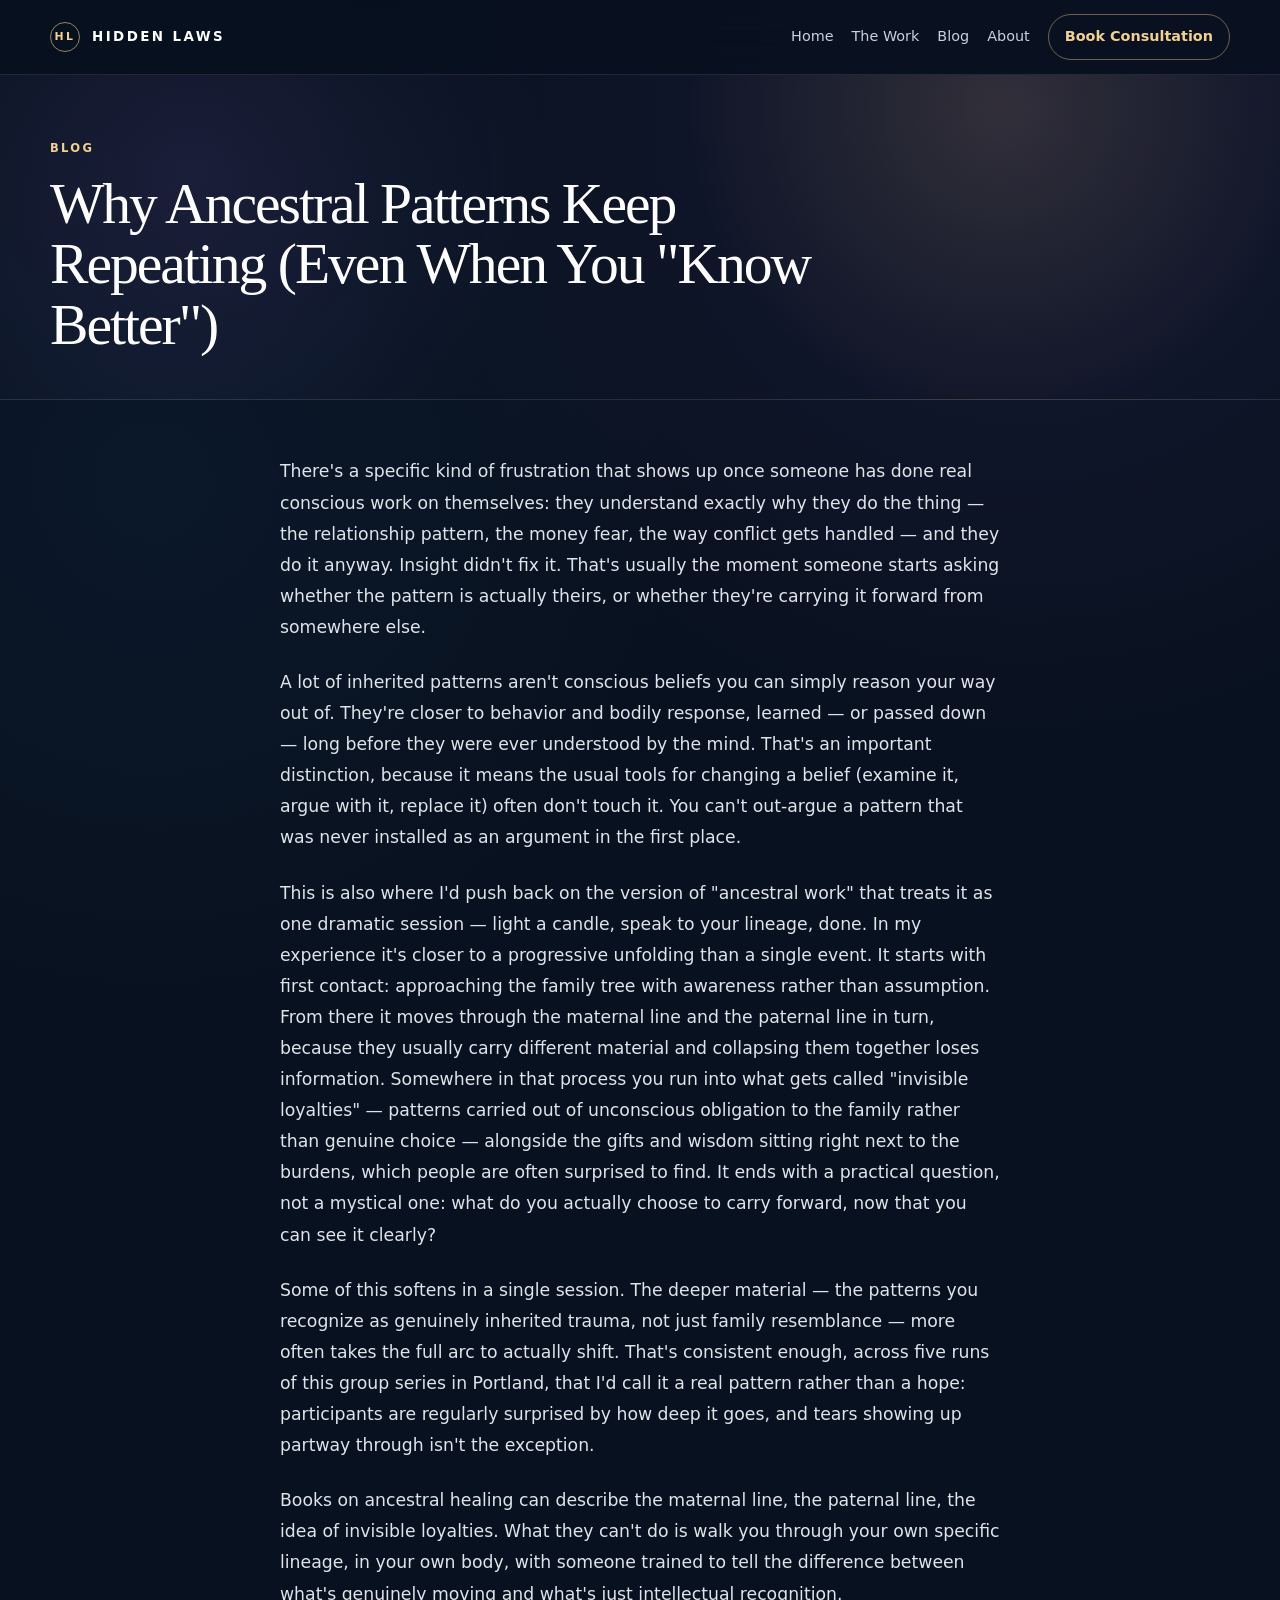
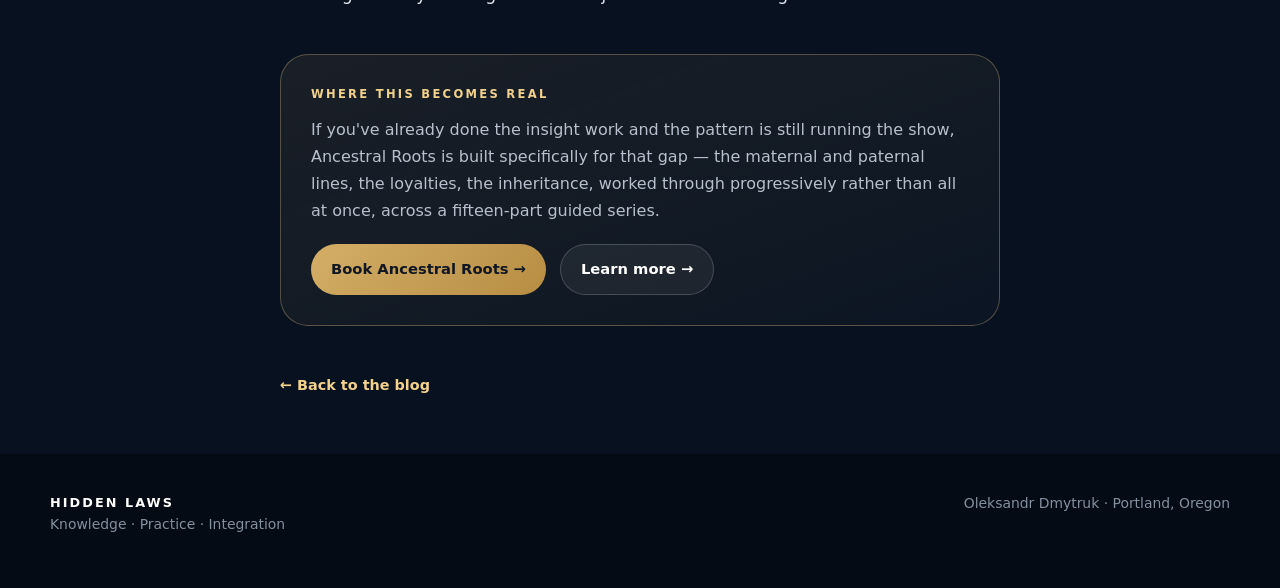
<file: blog/why-ancestral-patterns-keep-repeating.html>
<!doctype html>
<html lang="en">
<head>
<script async src="https://www.googletagmanager.com/gtm.js?id=GTM-NLMQ6MXS"></script>
<script>
  window.dataLayer = window.dataLayer || [];
  function gtag(){dataLayer.push(arguments);}
  gtag('js', new Date());
</script>
<meta charset="utf-8">
<meta name="viewport" content="width=device-width,initial-scale=1,viewport-fit=cover">
<title>Why Ancestral Patterns Keep Repeating — Hidden Laws</title>
<meta name="description" content="Insight doesn't always touch a pattern that was never installed as a belief in the first place. What inherited ancestral patterns actually are, and why they need a different kind of work.">
<meta name="theme-color" content="#08111f">
<link rel="canonical" href="https://hidden-laws.com/blog/why-ancestral-patterns-keep-repeating.html">
<meta property="og:title" content="Why Ancestral Patterns Keep Repeating — Hidden Laws">
<meta property="og:description" content="Insight doesn't always touch a pattern that was never installed as a belief in the first place. What inherited ancestral patterns actually are, and why they need a different kind of work.">
<meta property="og:type" content="article">
<meta property="og:url" content="https://hidden-laws.com/blog/why-ancestral-patterns-keep-repeating.html">
<meta property="og:image" content="https://hidden-laws.com/assets/social/og-image.jpg">
<meta property="og:image:width" content="1199">
<meta property="og:image:height" content="630">
<meta name="twitter:card" content="summary_large_image">
<meta name="twitter:title" content="Why Ancestral Patterns Keep Repeating — Hidden Laws">
<meta name="twitter:description" content="Insight doesn't always touch a pattern that was never installed as a belief in the first place. What inherited ancestral patterns actually are, and why they need a different kind of work.">
<meta name="twitter:image" content="https://hidden-laws.com/assets/social/og-image.jpg">
<style>
:root{--night:#08111f;--night2:#0d1c30;--ink:#f7f0df;--muted:#b7c0cc;--gold:#d4ae67;--gold2:#f2d18c;--line:rgba(212,174,103,.24);--line2:rgba(255,255,255,.1);--glass:rgba(14,29,48,.66);--shadow:0 28px 90px rgba(0,0,0,.34);--max:1180px;--radius:28px}
*{box-sizing:border-box}html{scroll-behavior:smooth;overflow-x:hidden}body{margin:0;background:radial-gradient(circle at 80% 5%,rgba(114,80,167,.14),transparent 28%),radial-gradient(circle at 12% 22%,rgba(36,79,123,.12),transparent 26%),var(--night);color:var(--ink);font-family:Inter,ui-sans-serif,system-ui,-apple-system,BlinkMacSystemFont,"Segoe UI",sans-serif;line-height:1.65;-webkit-font-smoothing:antialiased}
a{color:inherit;text-decoration:none}.wrap{width:min(var(--max),calc(100% - 42px));margin:auto}:focus-visible{outline:3px solid rgba(242,209,140,.6);outline-offset:3px}
header{position:sticky;top:0;z-index:60;background:rgba(8,17,31,.82);backdrop-filter:blur(18px);border-bottom:1px solid var(--line2)}nav{min-height:74px;display:flex;align-items:center;justify-content:space-between;gap:24px}.brand{display:flex;align-items:center;gap:12px;font-weight:820;letter-spacing:.18em;font-size:.84rem;color:#fff}.brand-mark{width:30px;height:30px;border:1px solid rgba(242,209,140,.6);border-radius:50%;display:grid;place-items:center;color:var(--gold2);font-size:.68rem}.navlinks{display:flex;align-items:center;gap:18px;font-size:.9rem;color:#c9d1dc}.navlinks a:hover{color:#fff}.nav-cta{border:1px solid rgba(242,209,140,.42);padding:10px 16px;border-radius:999px;color:var(--gold2);font-weight:760}.menu{display:none;border:1px solid var(--line);background:rgba(255,255,255,.04);color:#fff;border-radius:12px;padding:10px 12px;font-weight:760}
.hero{position:relative;padding:64px 0 44px;border-bottom:1px solid var(--line2);background:radial-gradient(circle at 78% 10%,rgba(212,174,103,.14),transparent 30%),radial-gradient(circle at 15% 30%,rgba(114,80,167,.16),transparent 32%)}
.eyebrow{font-size:.72rem;text-transform:uppercase;letter-spacing:.2em;font-weight:820;color:var(--gold2)}
h1,h2{font-family:Georgia,"Times New Roman",serif;font-weight:400;color:#fff;letter-spacing:-.035em}
h1{font-size:clamp(2.2rem,4.6vw,3.6rem);line-height:1.05;margin:16px 0 0;max-width:820px}
main section{padding:56px 0}
.article-body{max-width:720px;margin:0 auto}
.article-body p{color:#dfe4ea;font-size:1.08rem;line-height:1.8;margin:0 0 24px}
.bridge-callout{margin-top:44px;padding:30px;border:1px solid rgba(242,209,140,.3);border-radius:var(--radius);background:linear-gradient(160deg,rgba(242,209,140,.08),rgba(255,255,255,.02))}
.bridge-callout .eyebrow{display:block;margin-bottom:12px}
.bridge-callout p{color:var(--muted);font-size:1rem;line-height:1.7;margin:0 0 20px}
.bridge-links{display:flex;gap:14px;flex-wrap:wrap}
.btn{display:inline-flex;align-items:center;justify-content:center;min-height:46px;padding:12px 20px;border-radius:999px;background:linear-gradient(135deg,#d4ae67,#b78d43);color:#101722;font-weight:820;border:0;font-size:.92rem;transition:.2s}
.btn:hover{transform:translateY(-2px);box-shadow:0 14px 34px rgba(0,0,0,.28)}
.btn.light{background:rgba(255,255,255,.06);border:1px solid rgba(255,255,255,.18);color:#fff}
.back-link{display:inline-flex;align-items:center;gap:8px;color:var(--gold2);font-weight:760;font-size:.9rem;margin-top:48px}
.back-link:hover{text-decoration:underline}
footer{padding:38px 0 52px;background:#050b14}.footer-row{display:flex;justify-content:space-between;gap:18px;flex-wrap:wrap;color:#8390a0;font-size:.87rem}.footer-title{color:#fff;font-weight:820;letter-spacing:.16em;font-size:.8rem}
@media(max-width:760px){.wrap{width:calc(100% - 30px)}nav{min-height:68px}.menu{display:block}.navlinks{display:none;position:absolute;top:68px;left:14px;right:14px;flex-direction:column;align-items:stretch;background:var(--night);padding:12px;border:1px solid var(--line2);border-radius:18px}.navlinks.open{display:flex}.navlinks a{padding:11px 12px}main section{padding:40px 0}.bridge-callout{padding:22px}}
</style>
</head>
<body>
<header><div class="wrap"><nav><a class="brand" href="/"><span class="brand-mark">HL</span><span>HIDDEN LAWS</span></a><button class="menu" id="menuBtn" type="button" aria-expanded="false" aria-controls="navlinks">Menu</button><div class="navlinks" id="navlinks"><a href="/">Home</a><a href="/oleksandr-dmytruk.html">The Work</a><a href="/blog/">Blog</a><a href="/#about">About</a><a class="nav-cta" href="https://cal.com/ascend-5vlj4z/consultation" target="_blank" rel="noopener">Book Consultation</a></div></nav></div></header>
<main>
<section class="hero"><div class="wrap"><div class="eyebrow">Blog</div><h1>Why Ancestral Patterns Keep Repeating (Even When You "Know Better")</h1></div></section>
<section><div class="wrap article-body">

<p>There's a specific kind of frustration that shows up once someone has done real conscious work on themselves: they understand exactly why they do the thing — the relationship pattern, the money fear, the way conflict gets handled — and they do it anyway. Insight didn't fix it. That's usually the moment someone starts asking whether the pattern is actually theirs, or whether they're carrying it forward from somewhere else.</p>

<p>A lot of inherited patterns aren't conscious beliefs you can simply reason your way out of. They're closer to behavior and bodily response, learned — or passed down — long before they were ever understood by the mind. That's an important distinction, because it means the usual tools for changing a belief (examine it, argue with it, replace it) often don't touch it. You can't out-argue a pattern that was never installed as an argument in the first place.</p>

<p>This is also where I'd push back on the version of "ancestral work" that treats it as one dramatic session — light a candle, speak to your lineage, done. In my experience it's closer to a progressive unfolding than a single event. It starts with first contact: approaching the family tree with awareness rather than assumption. From there it moves through the maternal line and the paternal line in turn, because they usually carry different material and collapsing them together loses information. Somewhere in that process you run into what gets called "invisible loyalties" — patterns carried out of unconscious obligation to the family rather than genuine choice — alongside the gifts and wisdom sitting right next to the burdens, which people are often surprised to find. It ends with a practical question, not a mystical one: what do you actually choose to carry forward, now that you can see it clearly?</p>

<p>Some of this softens in a single session. The deeper material — the patterns you recognize as genuinely inherited trauma, not just family resemblance — more often takes the full arc to actually shift. That's consistent enough, across five runs of this group series in Portland, that I'd call it a real pattern rather than a hope: participants are regularly surprised by how deep it goes, and tears showing up partway through isn't the exception.</p>

<p>Books on ancestral healing can describe the maternal line, the paternal line, the idea of invisible loyalties. What they can't do is walk you through your own specific lineage, in your own body, with someone trained to tell the difference between what's genuinely moving and what's just intellectual recognition.</p>

<div class="bridge-callout">
<div class="eyebrow">Where this becomes real</div>
<p>If you've already done the insight work and the pattern is still running the show, Ancestral Roots is built specifically for that gap — the maternal and paternal lines, the loyalties, the inheritance, worked through progressively rather than all at once, across a fifteen-part guided series.</p>
<div class="bridge-links">
<a class="btn" href="https://cal.com/ascend-5vlj4z/ancestral-roots" target="_blank" rel="noopener">Book Ancestral Roots →</a>
<a class="btn light" href="/#ancestral">Learn more →</a>
</div>
</div>

<a class="back-link" href="/blog/">← Back to the blog</a>
</div></section>
</main>
<footer><div class="wrap footer-row"><div><div class="footer-title">HIDDEN LAWS</div><div>Knowledge · Practice · Integration</div></div><div>Oleksandr Dmytruk · Portland, Oregon</div></div></footer>
<script>
const menuBtn=document.getElementById('menuBtn'),navlinks=document.getElementById('navlinks');menuBtn?.addEventListener('click',()=>{const open=navlinks.classList.toggle('open');menuBtn.setAttribute('aria-expanded',String(open))});navlinks?.querySelectorAll('a').forEach(a=>a.addEventListener('click',()=>{navlinks.classList.remove('open');menuBtn?.setAttribute('aria-expanded','false')}));addEventListener('keydown',e=>{if(e.key==='Escape'){navlinks?.classList.remove('open');menuBtn?.setAttribute('aria-expanded','false')}});
</script>
</body>
</html>
</file>
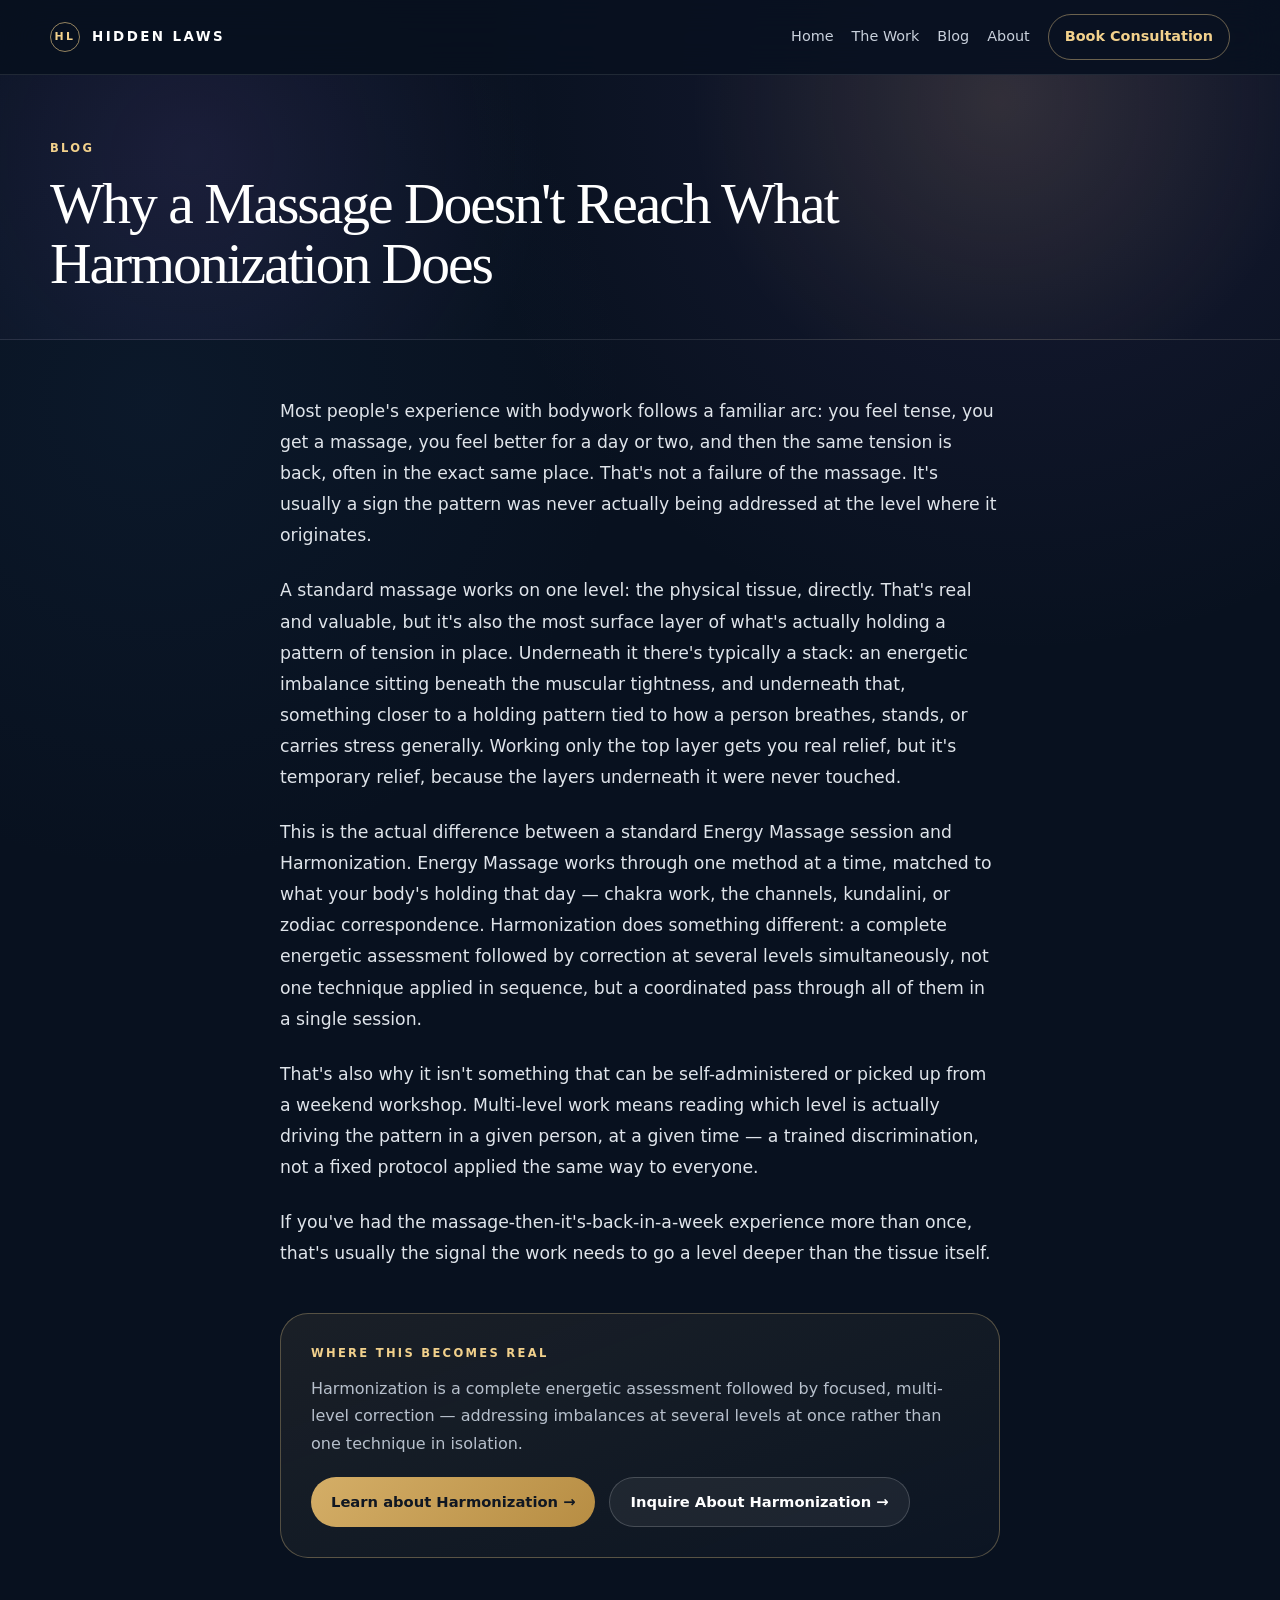
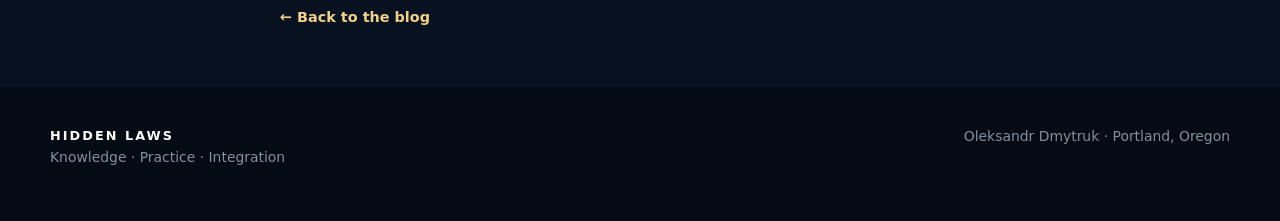
<file: blog/why-massage-doesnt-reach-what-harmonization-does.html>
<!doctype html>
<html lang="en">
<head>
<script async src="https://www.googletagmanager.com/gtm.js?id=GTM-NLMQ6MXS"></script>
<script>
  window.dataLayer = window.dataLayer || [];
  function gtag(){dataLayer.push(arguments);}
  gtag('js', new Date());
</script>
<meta charset="utf-8">
<meta name="viewport" content="width=device-width,initial-scale=1,viewport-fit=cover">
<title>Why a Massage Doesn't Reach What Harmonization Does — Hidden Laws</title>
<meta name="description" content="If relief from bodywork never lasts more than a few days, the pattern probably isn't being addressed at the level where it actually originates.">
<meta name="theme-color" content="#08111f">
<link rel="canonical" href="https://hidden-laws.com/blog/why-massage-doesnt-reach-what-harmonization-does.html">
<meta property="og:title" content="Why a Massage Doesn't Reach What Harmonization Does — Hidden Laws">
<meta property="og:description" content="If relief from bodywork never lasts more than a few days, the pattern probably isn't being addressed at the level where it actually originates.">
<meta property="og:type" content="article">
<meta property="og:url" content="https://hidden-laws.com/blog/why-massage-doesnt-reach-what-harmonization-does.html">
<meta property="og:image" content="https://hidden-laws.com/assets/social/og-image.jpg">
<meta property="og:image:width" content="1199">
<meta property="og:image:height" content="630">
<meta name="twitter:card" content="summary_large_image">
<meta name="twitter:title" content="Why a Massage Doesn't Reach What Harmonization Does — Hidden Laws">
<meta name="twitter:description" content="If relief from bodywork never lasts more than a few days, the pattern probably isn't being addressed at the level where it actually originates.">
<meta name="twitter:image" content="https://hidden-laws.com/assets/social/og-image.jpg">
<style>
:root{--night:#08111f;--night2:#0d1c30;--ink:#f7f0df;--muted:#b7c0cc;--gold:#d4ae67;--gold2:#f2d18c;--line:rgba(212,174,103,.24);--line2:rgba(255,255,255,.1);--glass:rgba(14,29,48,.66);--shadow:0 28px 90px rgba(0,0,0,.34);--max:1180px;--radius:28px}
*{box-sizing:border-box}html{scroll-behavior:smooth;overflow-x:hidden}body{margin:0;background:radial-gradient(circle at 80% 5%,rgba(114,80,167,.14),transparent 28%),radial-gradient(circle at 12% 22%,rgba(36,79,123,.12),transparent 26%),var(--night);color:var(--ink);font-family:Inter,ui-sans-serif,system-ui,-apple-system,BlinkMacSystemFont,"Segoe UI",sans-serif;line-height:1.65;-webkit-font-smoothing:antialiased}
a{color:inherit;text-decoration:none}.wrap{width:min(var(--max),calc(100% - 42px));margin:auto}:focus-visible{outline:3px solid rgba(242,209,140,.6);outline-offset:3px}
header{position:sticky;top:0;z-index:60;background:rgba(8,17,31,.82);backdrop-filter:blur(18px);border-bottom:1px solid var(--line2)}nav{min-height:74px;display:flex;align-items:center;justify-content:space-between;gap:24px}.brand{display:flex;align-items:center;gap:12px;font-weight:820;letter-spacing:.18em;font-size:.84rem;color:#fff}.brand-mark{width:30px;height:30px;border:1px solid rgba(242,209,140,.6);border-radius:50%;display:grid;place-items:center;color:var(--gold2);font-size:.68rem}.navlinks{display:flex;align-items:center;gap:18px;font-size:.9rem;color:#c9d1dc}.navlinks a:hover{color:#fff}.nav-cta{border:1px solid rgba(242,209,140,.42);padding:10px 16px;border-radius:999px;color:var(--gold2);font-weight:760}.menu{display:none;border:1px solid var(--line);background:rgba(255,255,255,.04);color:#fff;border-radius:12px;padding:10px 12px;font-weight:760}
.hero{position:relative;padding:64px 0 44px;border-bottom:1px solid var(--line2);background:radial-gradient(circle at 78% 10%,rgba(212,174,103,.14),transparent 30%),radial-gradient(circle at 15% 30%,rgba(114,80,167,.16),transparent 32%)}
.eyebrow{font-size:.72rem;text-transform:uppercase;letter-spacing:.2em;font-weight:820;color:var(--gold2)}
h1,h2{font-family:Georgia,"Times New Roman",serif;font-weight:400;color:#fff;letter-spacing:-.035em}
h1{font-size:clamp(2.2rem,4.6vw,3.6rem);line-height:1.05;margin:16px 0 0;max-width:820px}
main section{padding:56px 0}
.article-body{max-width:720px;margin:0 auto}
.article-body p{color:#dfe4ea;font-size:1.08rem;line-height:1.8;margin:0 0 24px}
.bridge-callout{margin-top:44px;padding:30px;border:1px solid rgba(242,209,140,.3);border-radius:var(--radius);background:linear-gradient(160deg,rgba(242,209,140,.08),rgba(255,255,255,.02))}
.bridge-callout .eyebrow{display:block;margin-bottom:12px}
.bridge-callout p{color:var(--muted);font-size:1rem;line-height:1.7;margin:0 0 20px}
.bridge-links{display:flex;gap:14px;flex-wrap:wrap}
.btn{display:inline-flex;align-items:center;justify-content:center;min-height:46px;padding:12px 20px;border-radius:999px;background:linear-gradient(135deg,#d4ae67,#b78d43);color:#101722;font-weight:820;border:0;font-size:.92rem;transition:.2s}
.btn:hover{transform:translateY(-2px);box-shadow:0 14px 34px rgba(0,0,0,.28)}
.btn.light{background:rgba(255,255,255,.06);border:1px solid rgba(255,255,255,.18);color:#fff}
.back-link{display:inline-flex;align-items:center;gap:8px;color:var(--gold2);font-weight:760;font-size:.9rem;margin-top:48px}
.back-link:hover{text-decoration:underline}
footer{padding:38px 0 52px;background:#050b14}.footer-row{display:flex;justify-content:space-between;gap:18px;flex-wrap:wrap;color:#8390a0;font-size:.87rem}.footer-title{color:#fff;font-weight:820;letter-spacing:.16em;font-size:.8rem}
@media(max-width:760px){.wrap{width:calc(100% - 30px)}nav{min-height:68px}.menu{display:block}.navlinks{display:none;position:absolute;top:68px;left:14px;right:14px;flex-direction:column;align-items:stretch;background:var(--night);padding:12px;border:1px solid var(--line2);border-radius:18px}.navlinks.open{display:flex}.navlinks a{padding:11px 12px}main section{padding:40px 0}.bridge-callout{padding:22px}}
</style>
</head>
<body>
<header><div class="wrap"><nav><a class="brand" href="/"><span class="brand-mark">HL</span><span>HIDDEN LAWS</span></a><button class="menu" id="menuBtn" type="button" aria-expanded="false" aria-controls="navlinks">Menu</button><div class="navlinks" id="navlinks"><a href="/">Home</a><a href="/oleksandr-dmytruk.html">The Work</a><a href="/blog/">Blog</a><a href="/#about">About</a><a class="nav-cta" href="https://cal.com/ascend-5vlj4z/consultation" target="_blank" rel="noopener">Book Consultation</a></div></nav></div></header>
<main>
<section class="hero"><div class="wrap"><div class="eyebrow">Blog</div><h1>Why a Massage Doesn't Reach What Harmonization Does</h1></div></section>
<section><div class="wrap article-body">

<p>Most people's experience with bodywork follows a familiar arc: you feel tense, you get a massage, you feel better for a day or two, and then the same tension is back, often in the exact same place. That's not a failure of the massage. It's usually a sign the pattern was never actually being addressed at the level where it originates.</p>

<p>A standard massage works on one level: the physical tissue, directly. That's real and valuable, but it's also the most surface layer of what's actually holding a pattern of tension in place. Underneath it there's typically a stack: an energetic imbalance sitting beneath the muscular tightness, and underneath that, something closer to a holding pattern tied to how a person breathes, stands, or carries stress generally. Working only the top layer gets you real relief, but it's temporary relief, because the layers underneath it were never touched.</p>

<p>This is the actual difference between a standard Energy Massage session and Harmonization. Energy Massage works through one method at a time, matched to what your body's holding that day — chakra work, the channels, kundalini, or zodiac correspondence. Harmonization does something different: a complete energetic assessment followed by correction at several levels simultaneously, not one technique applied in sequence, but a coordinated pass through all of them in a single session.</p>

<p>That's also why it isn't something that can be self-administered or picked up from a weekend workshop. Multi-level work means reading which level is actually driving the pattern in a given person, at a given time — a trained discrimination, not a fixed protocol applied the same way to everyone.</p>

<p>If you've had the massage-then-it's-back-in-a-week experience more than once, that's usually the signal the work needs to go a level deeper than the tissue itself.</p>

<div class="bridge-callout">
<div class="eyebrow">Where this becomes real</div>
<p>Harmonization is a complete energetic assessment followed by focused, multi-level correction — addressing imbalances at several levels at once rather than one technique in isolation.</p>
<div class="bridge-links">
<a class="btn" href="/massage.html#harmonization-heading">Learn about Harmonization →</a>
<a class="btn light" href="mailto:admytruk@proton.me?subject=Harmonization%20Inquiry">Inquire About Harmonization →</a>
</div>
</div>

<a class="back-link" href="/blog/">← Back to the blog</a>
</div></section>
</main>
<footer><div class="wrap footer-row"><div><div class="footer-title">HIDDEN LAWS</div><div>Knowledge · Practice · Integration</div></div><div>Oleksandr Dmytruk · Portland, Oregon</div></div></footer>
<script>
const menuBtn=document.getElementById('menuBtn'),navlinks=document.getElementById('navlinks');menuBtn?.addEventListener('click',()=>{const open=navlinks.classList.toggle('open');menuBtn.setAttribute('aria-expanded',String(open))});navlinks?.querySelectorAll('a').forEach(a=>a.addEventListener('click',()=>{navlinks.classList.remove('open');menuBtn?.setAttribute('aria-expanded','false')}));addEventListener('keydown',e=>{if(e.key==='Escape'){navlinks?.classList.remove('open');menuBtn?.setAttribute('aria-expanded','false')}});
</script>
</body>
</html>
</file>
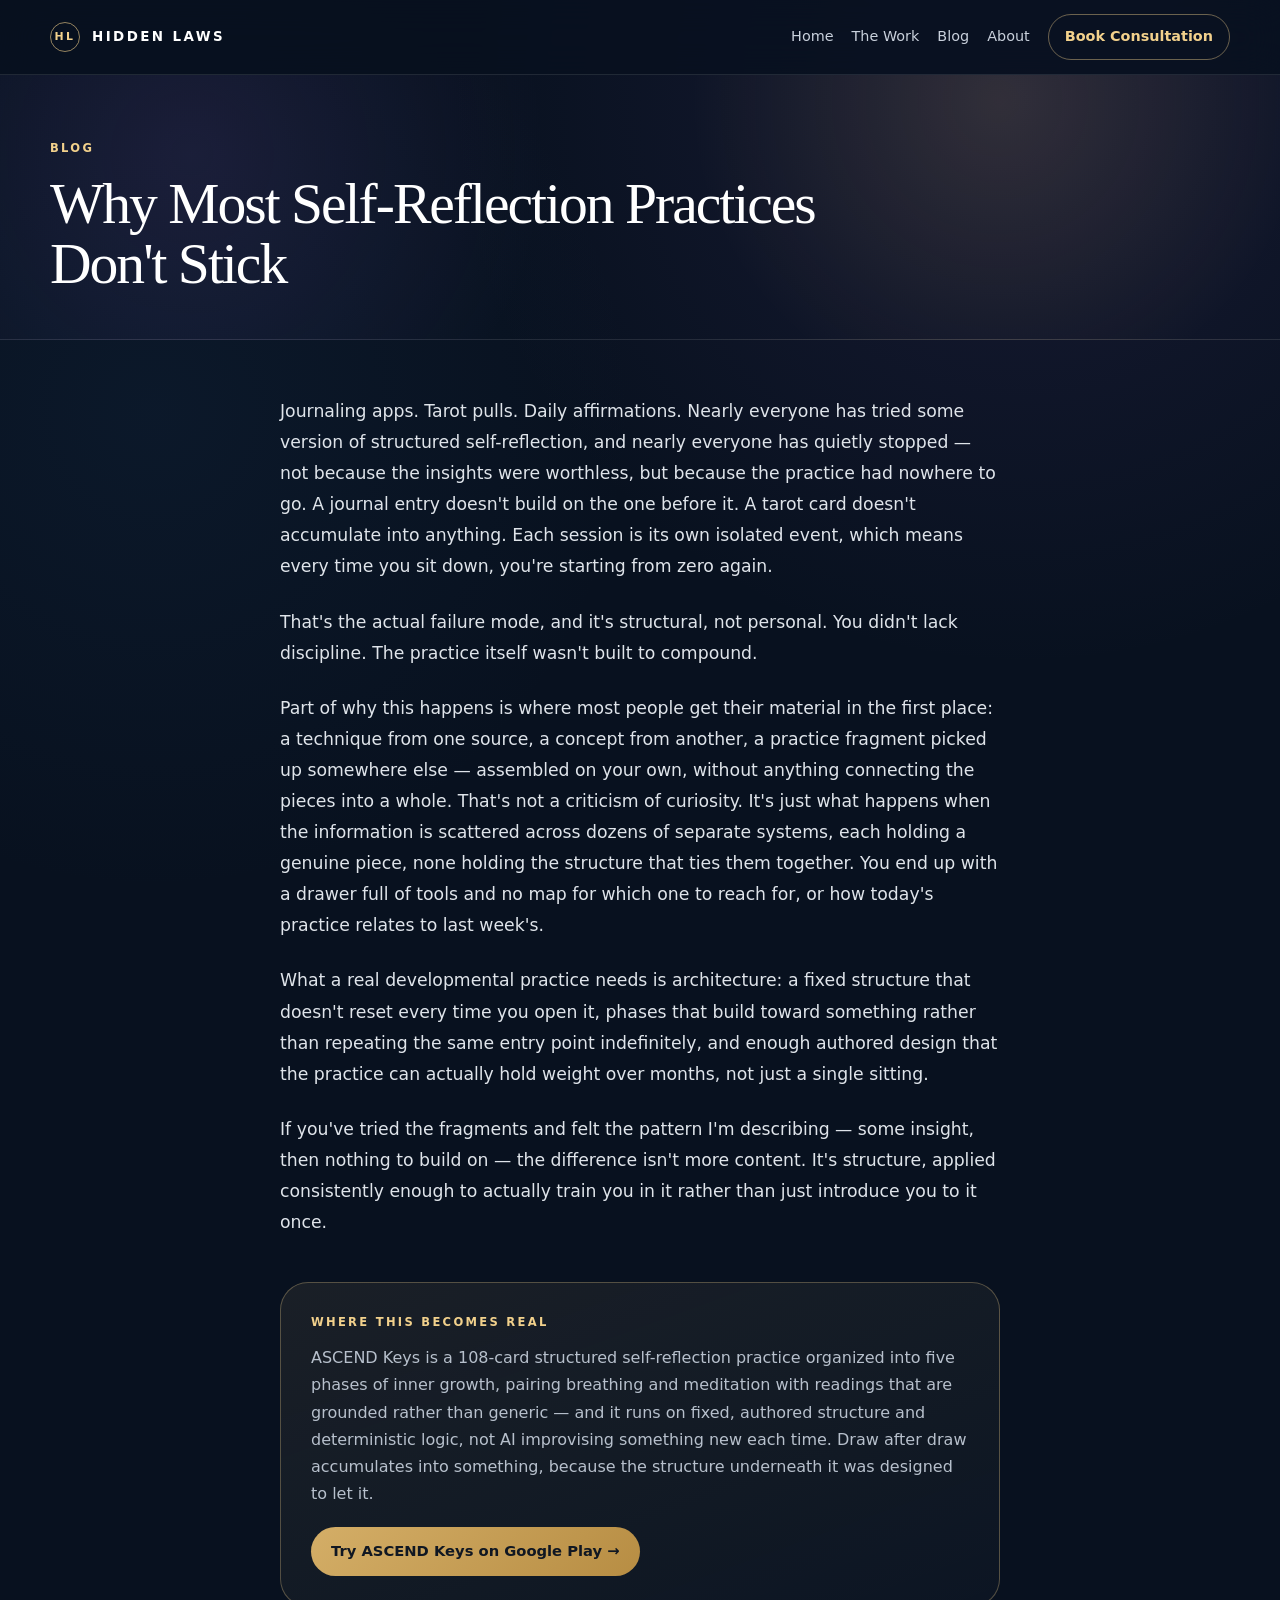
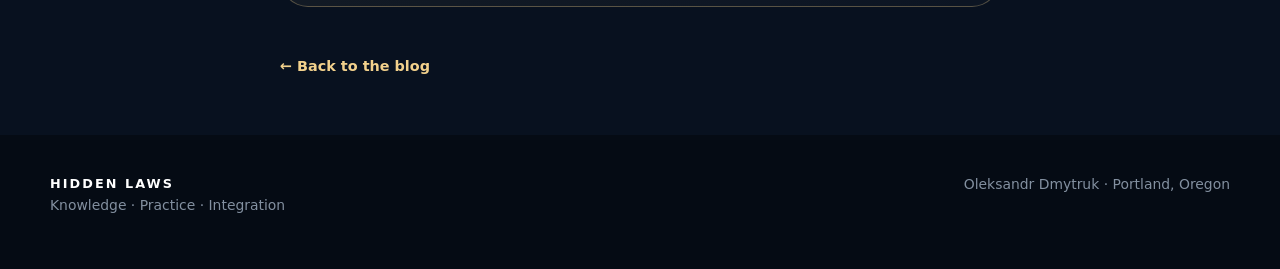
<file: blog/why-self-reflection-practices-dont-stick.html>
<!doctype html>
<html lang="en">
<head>
<script async src="https://www.googletagmanager.com/gtm.js?id=GTM-NLMQ6MXS"></script>
<script>
  window.dataLayer = window.dataLayer || [];
  function gtag(){dataLayer.push(arguments);}
  gtag('js', new Date());
</script>
<meta charset="utf-8">
<meta name="viewport" content="width=device-width,initial-scale=1,viewport-fit=cover">
<title>Why Most Self-Reflection Practices Don't Stick — Hidden Laws</title>
<meta name="description" content="Journaling apps, tarot, affirmations — the problem usually isn't discipline. It's that the practice was never built to compound.">
<meta name="theme-color" content="#08111f">
<link rel="canonical" href="https://hidden-laws.com/blog/why-self-reflection-practices-dont-stick.html">
<meta property="og:title" content="Why Most Self-Reflection Practices Don't Stick — Hidden Laws">
<meta property="og:description" content="Journaling apps, tarot, affirmations — the problem usually isn't discipline. It's that the practice was never built to compound.">
<meta property="og:type" content="article">
<meta property="og:url" content="https://hidden-laws.com/blog/why-self-reflection-practices-dont-stick.html">
<meta property="og:image" content="https://hidden-laws.com/assets/social/og-image.jpg">
<meta property="og:image:width" content="1199">
<meta property="og:image:height" content="630">
<meta name="twitter:card" content="summary_large_image">
<meta name="twitter:title" content="Why Most Self-Reflection Practices Don't Stick — Hidden Laws">
<meta name="twitter:description" content="Journaling apps, tarot, affirmations — the problem usually isn't discipline. It's that the practice was never built to compound.">
<meta name="twitter:image" content="https://hidden-laws.com/assets/social/og-image.jpg">
<style>
:root{--night:#08111f;--night2:#0d1c30;--ink:#f7f0df;--muted:#b7c0cc;--gold:#d4ae67;--gold2:#f2d18c;--line:rgba(212,174,103,.24);--line2:rgba(255,255,255,.1);--glass:rgba(14,29,48,.66);--shadow:0 28px 90px rgba(0,0,0,.34);--max:1180px;--radius:28px}
*{box-sizing:border-box}html{scroll-behavior:smooth;overflow-x:hidden}body{margin:0;background:radial-gradient(circle at 80% 5%,rgba(114,80,167,.14),transparent 28%),radial-gradient(circle at 12% 22%,rgba(36,79,123,.12),transparent 26%),var(--night);color:var(--ink);font-family:Inter,ui-sans-serif,system-ui,-apple-system,BlinkMacSystemFont,"Segoe UI",sans-serif;line-height:1.65;-webkit-font-smoothing:antialiased}
a{color:inherit;text-decoration:none}.wrap{width:min(var(--max),calc(100% - 42px));margin:auto}:focus-visible{outline:3px solid rgba(242,209,140,.6);outline-offset:3px}
header{position:sticky;top:0;z-index:60;background:rgba(8,17,31,.82);backdrop-filter:blur(18px);border-bottom:1px solid var(--line2)}nav{min-height:74px;display:flex;align-items:center;justify-content:space-between;gap:24px}.brand{display:flex;align-items:center;gap:12px;font-weight:820;letter-spacing:.18em;font-size:.84rem;color:#fff}.brand-mark{width:30px;height:30px;border:1px solid rgba(242,209,140,.6);border-radius:50%;display:grid;place-items:center;color:var(--gold2);font-size:.68rem}.navlinks{display:flex;align-items:center;gap:18px;font-size:.9rem;color:#c9d1dc}.navlinks a:hover{color:#fff}.nav-cta{border:1px solid rgba(242,209,140,.42);padding:10px 16px;border-radius:999px;color:var(--gold2);font-weight:760}.menu{display:none;border:1px solid var(--line);background:rgba(255,255,255,.04);color:#fff;border-radius:12px;padding:10px 12px;font-weight:760}
.hero{position:relative;padding:64px 0 44px;border-bottom:1px solid var(--line2);background:radial-gradient(circle at 78% 10%,rgba(212,174,103,.14),transparent 30%),radial-gradient(circle at 15% 30%,rgba(114,80,167,.16),transparent 32%)}
.eyebrow{font-size:.72rem;text-transform:uppercase;letter-spacing:.2em;font-weight:820;color:var(--gold2)}
h1,h2{font-family:Georgia,"Times New Roman",serif;font-weight:400;color:#fff;letter-spacing:-.035em}
h1{font-size:clamp(2.2rem,4.6vw,3.6rem);line-height:1.05;margin:16px 0 0;max-width:820px}
main section{padding:56px 0}
.article-body{max-width:720px;margin:0 auto}
.article-body p{color:#dfe4ea;font-size:1.08rem;line-height:1.8;margin:0 0 24px}
.bridge-callout{margin-top:44px;padding:30px;border:1px solid rgba(242,209,140,.3);border-radius:var(--radius);background:linear-gradient(160deg,rgba(242,209,140,.08),rgba(255,255,255,.02))}
.bridge-callout .eyebrow{display:block;margin-bottom:12px}
.bridge-callout p{color:var(--muted);font-size:1rem;line-height:1.7;margin:0 0 20px}
.bridge-links{display:flex;gap:14px;flex-wrap:wrap}
.btn{display:inline-flex;align-items:center;justify-content:center;min-height:46px;padding:12px 20px;border-radius:999px;background:linear-gradient(135deg,#d4ae67,#b78d43);color:#101722;font-weight:820;border:0;font-size:.92rem;transition:.2s}
.btn:hover{transform:translateY(-2px);box-shadow:0 14px 34px rgba(0,0,0,.28)}
.btn.light{background:rgba(255,255,255,.06);border:1px solid rgba(255,255,255,.18);color:#fff}
.back-link{display:inline-flex;align-items:center;gap:8px;color:var(--gold2);font-weight:760;font-size:.9rem;margin-top:48px}
.back-link:hover{text-decoration:underline}
footer{padding:38px 0 52px;background:#050b14}.footer-row{display:flex;justify-content:space-between;gap:18px;flex-wrap:wrap;color:#8390a0;font-size:.87rem}.footer-title{color:#fff;font-weight:820;letter-spacing:.16em;font-size:.8rem}
@media(max-width:760px){.wrap{width:calc(100% - 30px)}nav{min-height:68px}.menu{display:block}.navlinks{display:none;position:absolute;top:68px;left:14px;right:14px;flex-direction:column;align-items:stretch;background:var(--night);padding:12px;border:1px solid var(--line2);border-radius:18px}.navlinks.open{display:flex}.navlinks a{padding:11px 12px}main section{padding:40px 0}.bridge-callout{padding:22px}}
</style>
</head>
<body>
<header><div class="wrap"><nav><a class="brand" href="/"><span class="brand-mark">HL</span><span>HIDDEN LAWS</span></a><button class="menu" id="menuBtn" type="button" aria-expanded="false" aria-controls="navlinks">Menu</button><div class="navlinks" id="navlinks"><a href="/">Home</a><a href="/oleksandr-dmytruk.html">The Work</a><a href="/blog/">Blog</a><a href="/#about">About</a><a class="nav-cta" href="https://cal.com/ascend-5vlj4z/consultation" target="_blank" rel="noopener">Book Consultation</a></div></nav></div></header>
<main>
<section class="hero"><div class="wrap"><div class="eyebrow">Blog</div><h1>Why Most Self-Reflection Practices Don't Stick</h1></div></section>
<section><div class="wrap article-body">

<p>Journaling apps. Tarot pulls. Daily affirmations. Nearly everyone has tried some version of structured self-reflection, and nearly everyone has quietly stopped — not because the insights were worthless, but because the practice had nowhere to go. A journal entry doesn't build on the one before it. A tarot card doesn't accumulate into anything. Each session is its own isolated event, which means every time you sit down, you're starting from zero again.</p>

<p>That's the actual failure mode, and it's structural, not personal. You didn't lack discipline. The practice itself wasn't built to compound.</p>

<p>Part of why this happens is where most people get their material in the first place: a technique from one source, a concept from another, a practice fragment picked up somewhere else — assembled on your own, without anything connecting the pieces into a whole. That's not a criticism of curiosity. It's just what happens when the information is scattered across dozens of separate systems, each holding a genuine piece, none holding the structure that ties them together. You end up with a drawer full of tools and no map for which one to reach for, or how today's practice relates to last week's.</p>

<p>What a real developmental practice needs is architecture: a fixed structure that doesn't reset every time you open it, phases that build toward something rather than repeating the same entry point indefinitely, and enough authored design that the practice can actually hold weight over months, not just a single sitting.</p>

<p>If you've tried the fragments and felt the pattern I'm describing — some insight, then nothing to build on — the difference isn't more content. It's structure, applied consistently enough to actually train you in it rather than just introduce you to it once.</p>

<div class="bridge-callout">
<div class="eyebrow">Where this becomes real</div>
<p>ASCEND Keys is a 108-card structured self-reflection practice organized into five phases of inner growth, pairing breathing and meditation with readings that are grounded rather than generic — and it runs on fixed, authored structure and deterministic logic, not AI improvising something new each time. Draw after draw accumulates into something, because the structure underneath it was designed to let it.</p>
<div class="bridge-links">
<a class="btn" href="https://play.google.com/store/apps/details?id=com.ascend.keys26" target="_blank" rel="noopener">Try ASCEND Keys on Google Play →</a>
</div>
</div>

<a class="back-link" href="/blog/">← Back to the blog</a>
</div></section>
</main>
<footer><div class="wrap footer-row"><div><div class="footer-title">HIDDEN LAWS</div><div>Knowledge · Practice · Integration</div></div><div>Oleksandr Dmytruk · Portland, Oregon</div></div></footer>
<script>
const menuBtn=document.getElementById('menuBtn'),navlinks=document.getElementById('navlinks');menuBtn?.addEventListener('click',()=>{const open=navlinks.classList.toggle('open');menuBtn.setAttribute('aria-expanded',String(open))});navlinks?.querySelectorAll('a').forEach(a=>a.addEventListener('click',()=>{navlinks.classList.remove('open');menuBtn?.setAttribute('aria-expanded','false')}));addEventListener('keydown',e=>{if(e.key==='Escape'){navlinks?.classList.remove('open');menuBtn?.setAttribute('aria-expanded','false')}});
</script>
</body>
</html>
</file>
